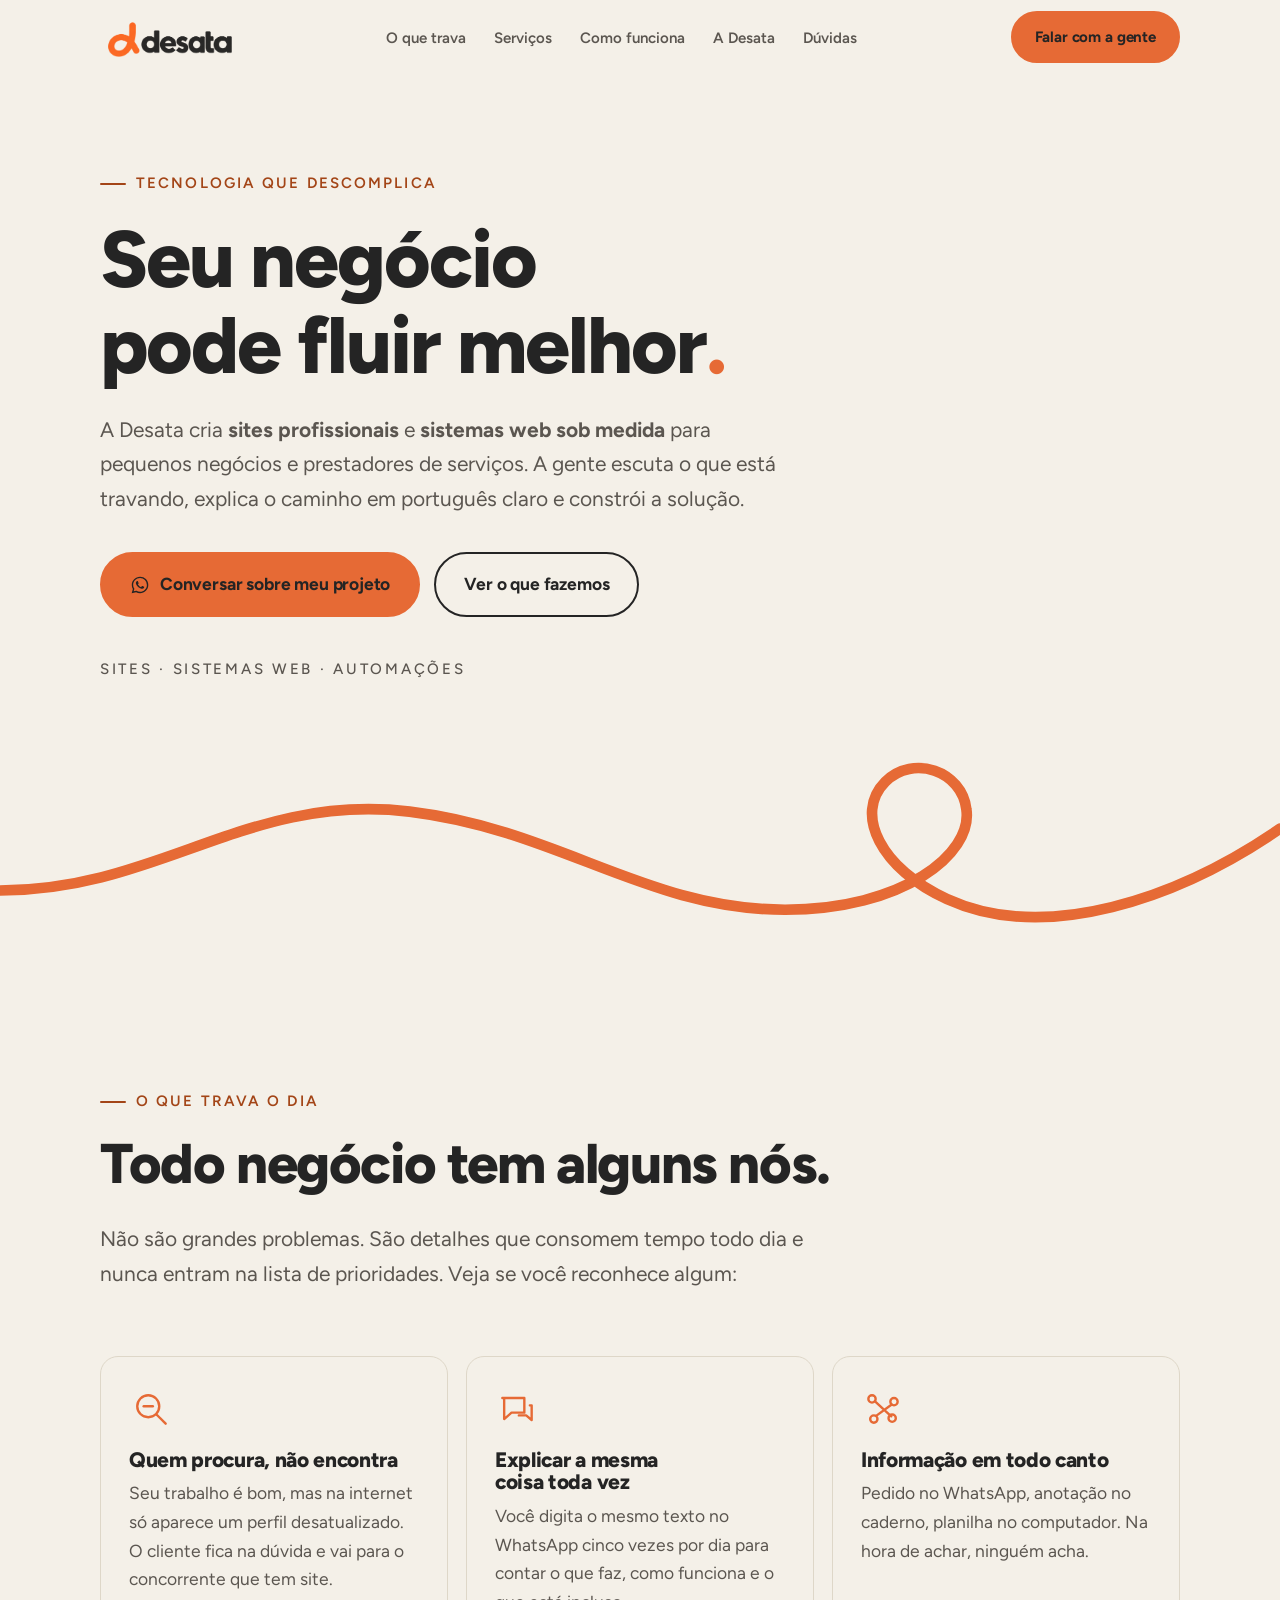
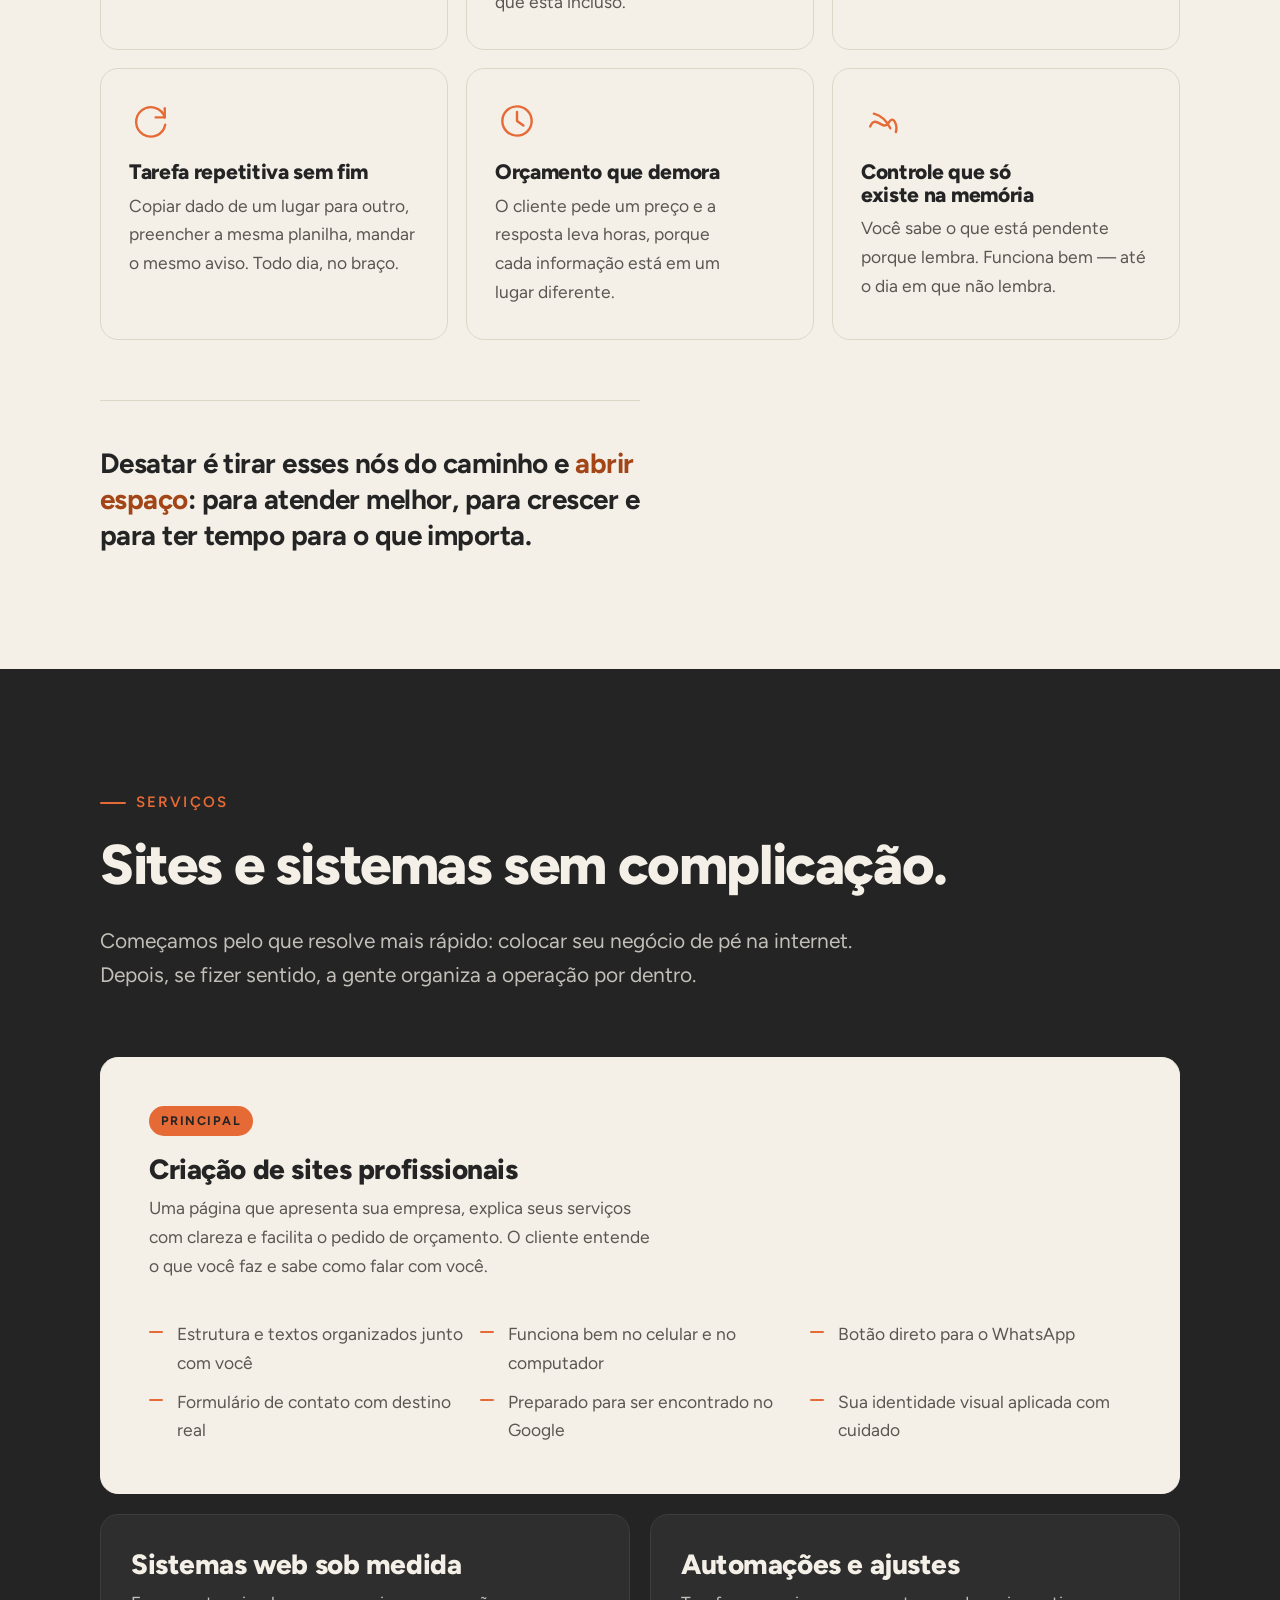
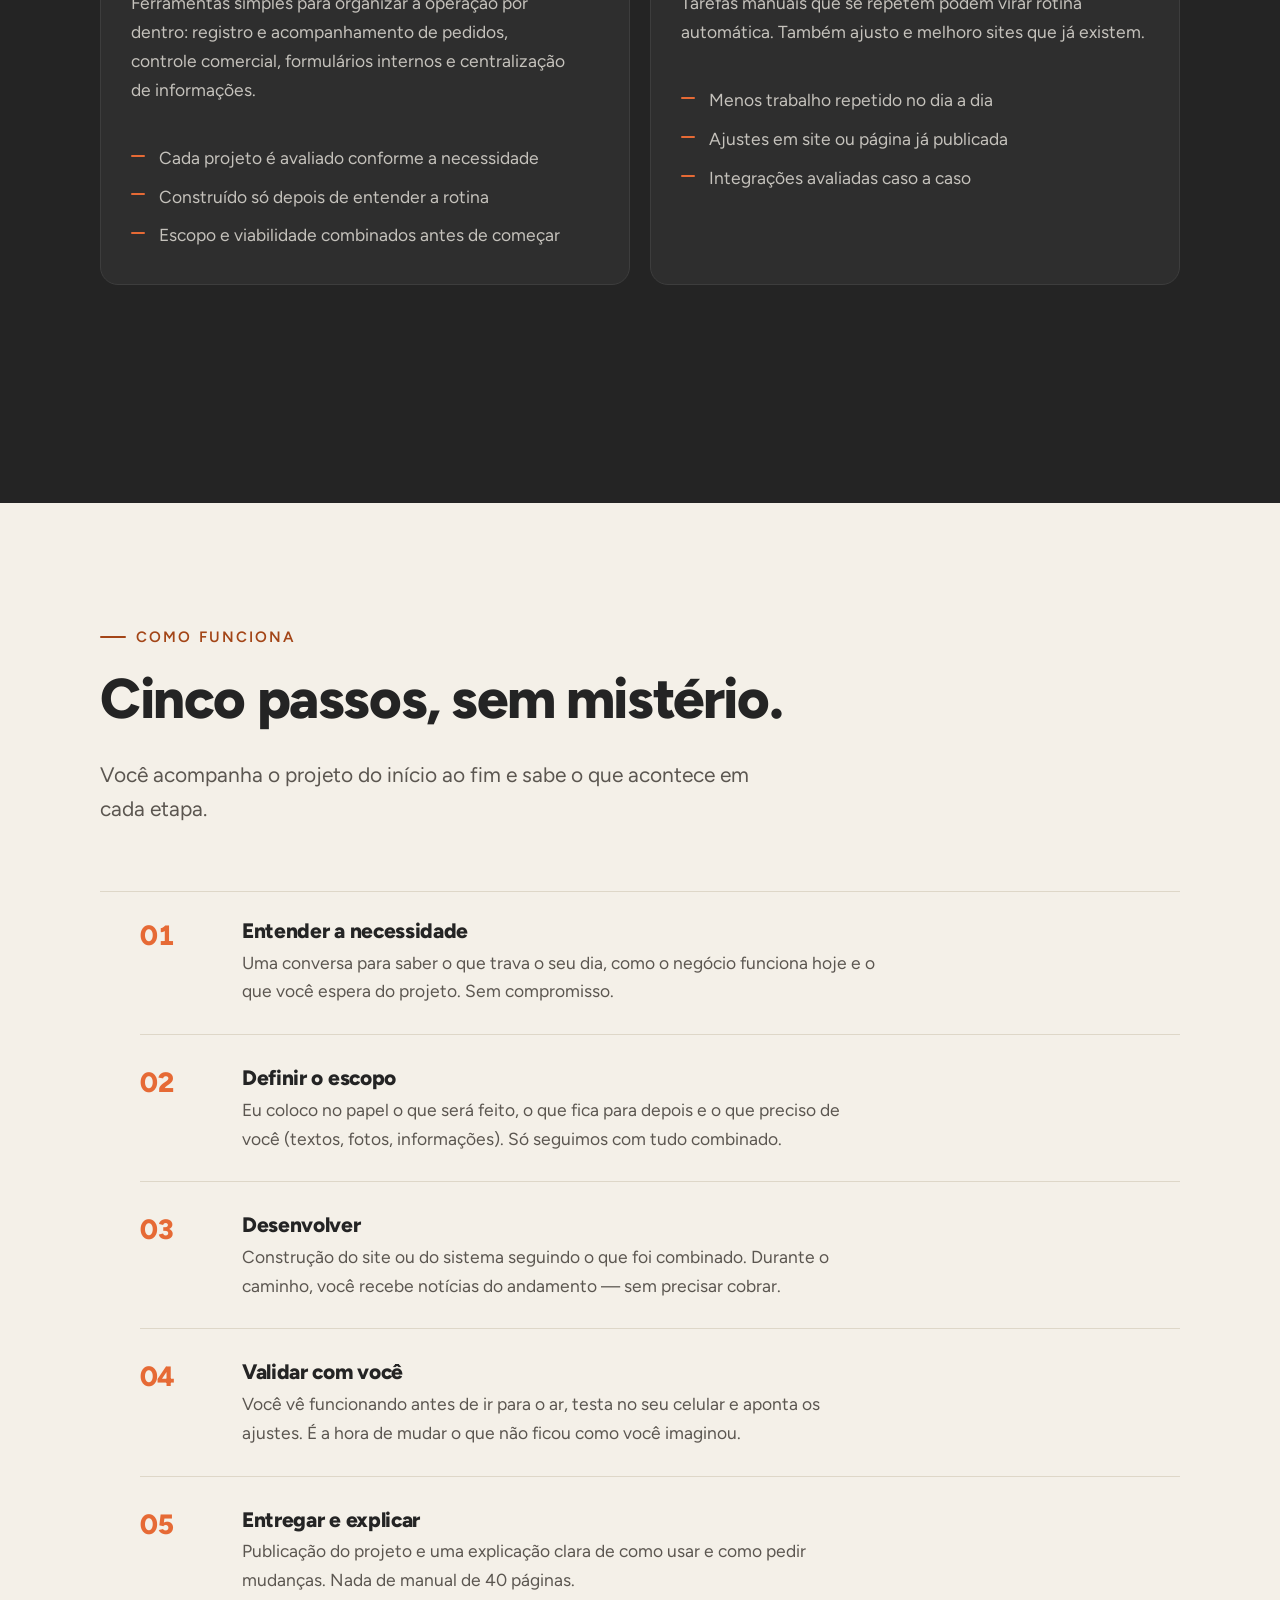
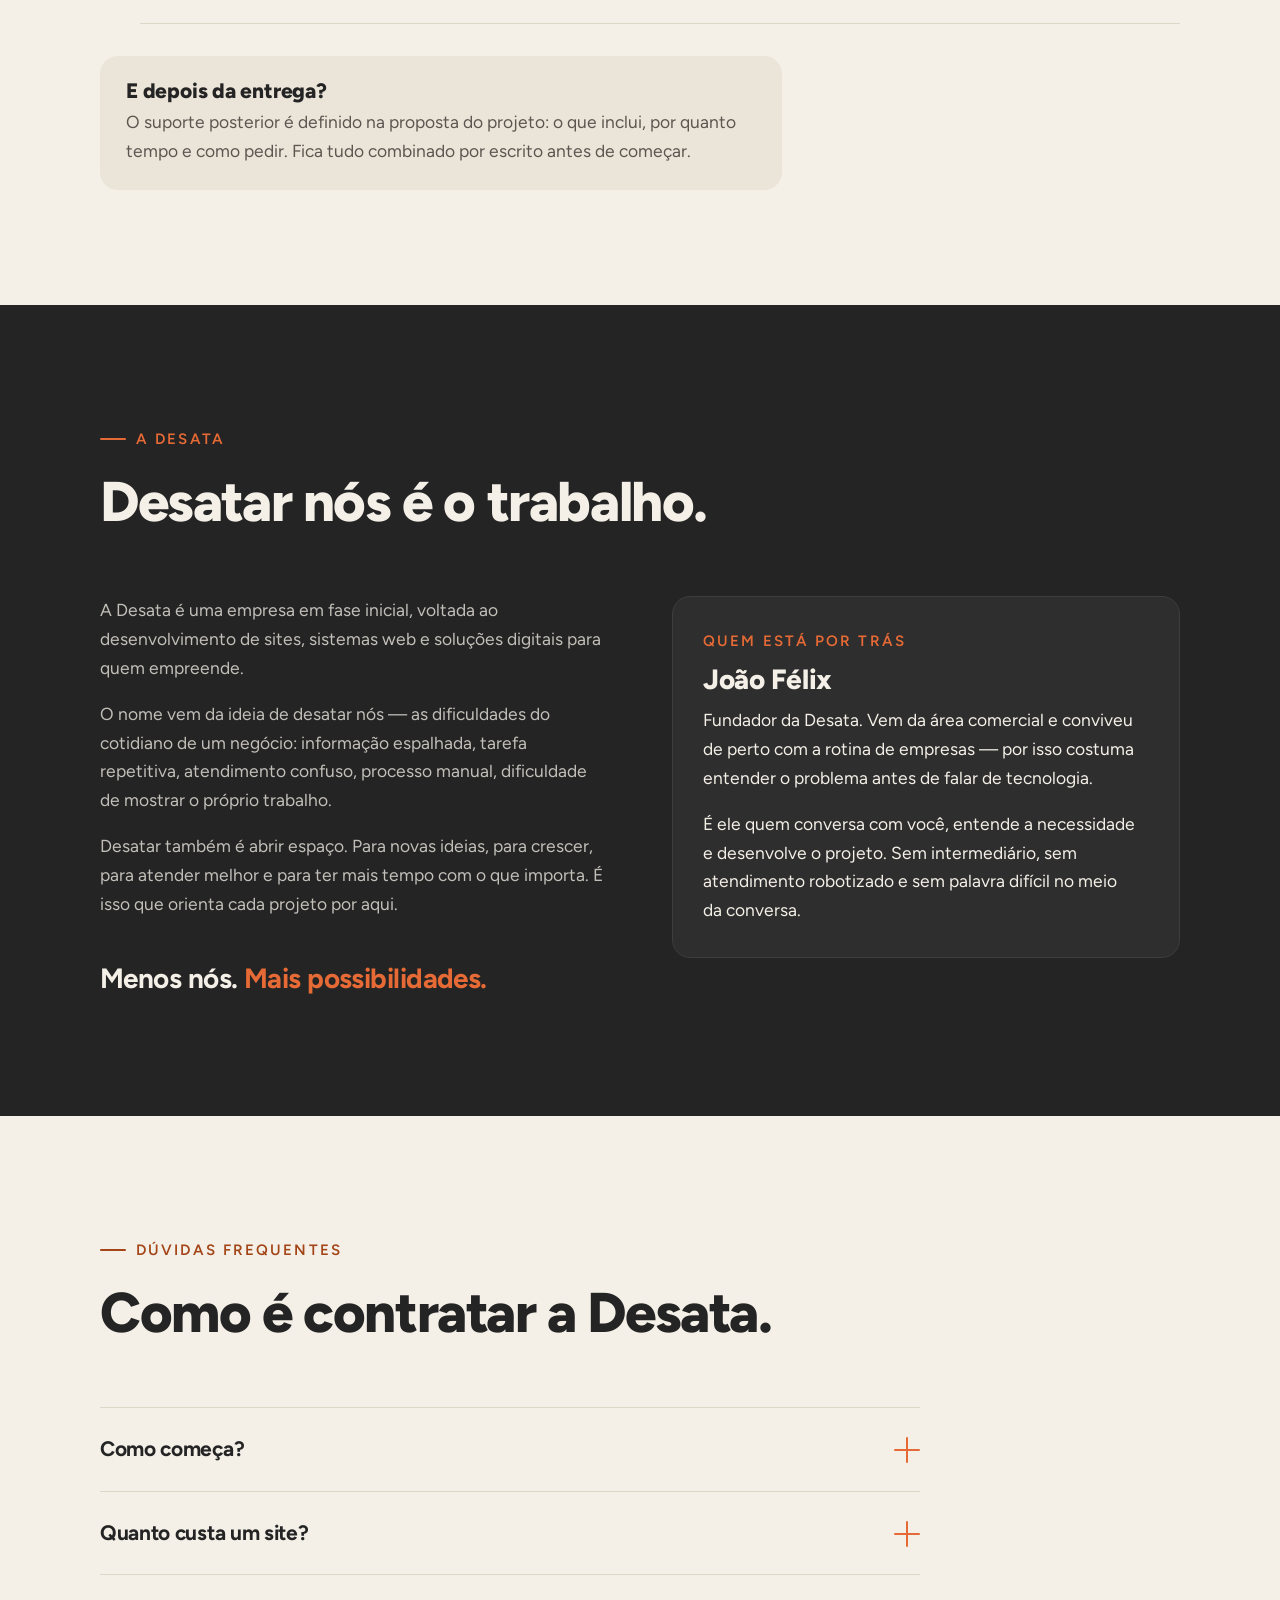
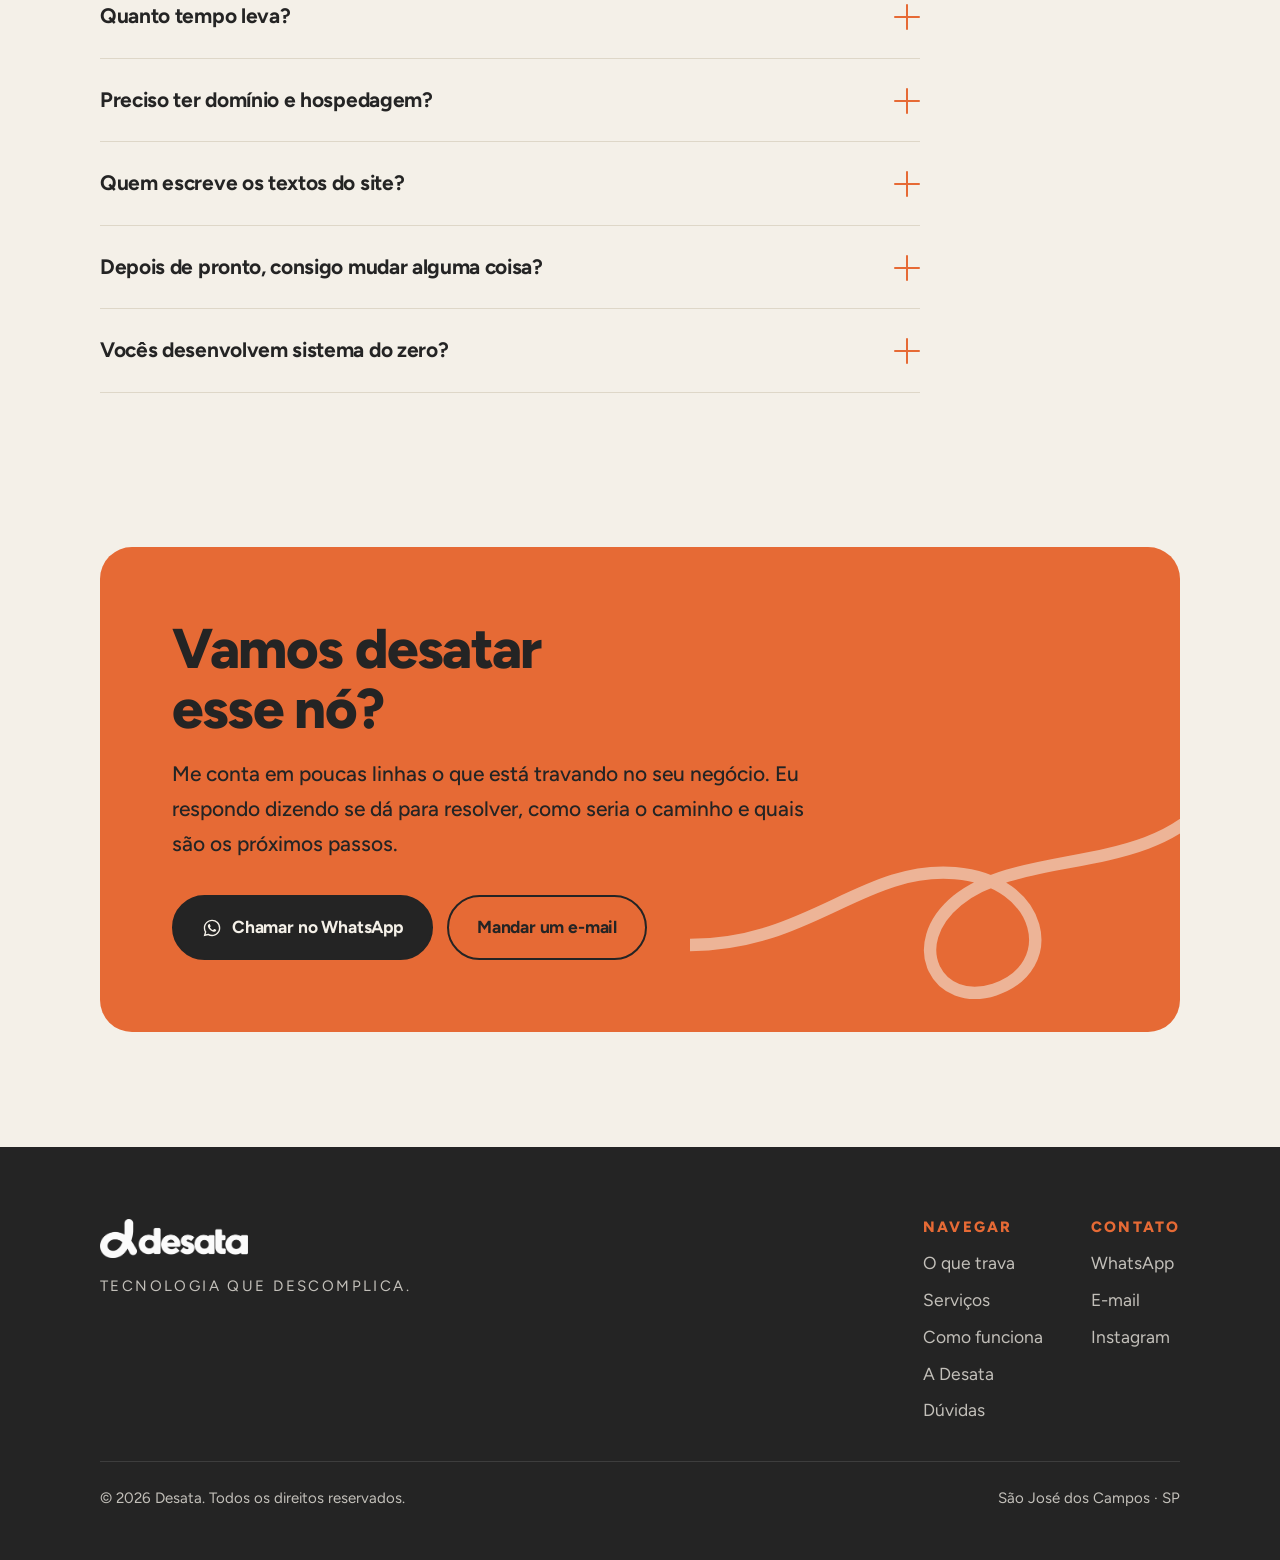
<file: index.html>
<!DOCTYPE html>
<html lang="pt-BR">
<head>
<meta charset="utf-8">
<meta name="viewport" content="width=device-width, initial-scale=1">
<title>Desata — Tecnologia que descomplica</title>
<meta name="description" content="A Desata cria sites profissionais e sistemas web sob medida para pequenos negócios e prestadores de serviços. Menos nós. Mais possibilidades.">
<meta name="theme-color" content="#F4F0E8">

<!-- Redes sociais. Ao trocar o endereço do site (domínio próprio, por
     exemplo), atualize og:url, og:image e o link canônico abaixo. -->
<link rel="canonical" href="https://desata.jvctrfelix.workers.dev/">
<meta property="og:type" content="website">
<meta property="og:url" content="https://desata.jvctrfelix.workers.dev/">
<meta property="og:title" content="Desata — Tecnologia que descomplica">
<meta property="og:description" content="Sites e sistemas sem complicação para pequenos negócios e prestadores de serviços.">
<meta property="og:image" content="https://desata.jvctrfelix.workers.dev/assets/img/desata-compartilhar.png">
<meta property="og:image:alt" content="Desata — Seu negócio pode fluir melhor.">
<meta property="og:locale" content="pt_BR">
<meta name="twitter:card" content="summary_large_image">

<link rel="icon" href="assets/img/icone-desata.png" type="image/png">
<link rel="apple-touch-icon" href="assets/img/apple-touch-icon.png">

<link rel="preload" href="assets/fonts/figtree-latin.woff2" as="font" type="font/woff2" crossorigin>
<link rel="stylesheet" href="assets/css/fontes.css">
<link rel="stylesheet" href="assets/css/estilo.css">
<script>document.documentElement.classList.add("js");</script>
</head>

<body>
<a class="pular-para-conteudo" href="#conteudo">Pular para o conteúdo</a>

<header class="cabecalho" id="cabecalho">
  <div class="container cabecalho__interno">
    <a class="logo" href="#topo" aria-label="Desata — página inicial">
      <img src="assets/img/logo-desata-colorido.png" alt="Desata" width="720" height="214">
    </a>

    <button class="menu-botao" type="button" id="menu-botao"
            aria-expanded="false" aria-controls="nav-principal" aria-label="Abrir menu">
      <span></span><span></span><span></span>
    </button>

    <nav class="nav" id="nav-principal" aria-label="Navegação principal">
      <ul class="nav__lista">
        <li><a href="#nos">O que trava</a></li>
        <li><a href="#servicos">Serviços</a></li>
        <li><a href="#processo">Como funciona</a></li>
        <li><a href="#sobre">A Desata</a></li>
        <li><a href="#duvidas">Dúvidas</a></li>
      </ul>
      <a class="btn btn--primario" href="#contato" data-contato="whatsapp">Falar com a gente</a>
    </nav>

    <a class="btn btn--primario btn--cabecalho" href="#contato" data-contato="whatsapp">Falar com a gente</a>
  </div>
</header>

<main id="conteudo">

  <!-- ============ 1. Abertura ============ -->
  <section class="secao hero" id="topo">
    <div class="container">
      <div class="hero__conteudo">
        <p class="olho">Tecnologia que descomplica</p>
        <h1>Seu negócio pode fluir melhor<span class="ponto">.</span></h1>
      </div>

      <p class="hero__texto">
        A Desata cria <strong>sites profissionais</strong> e <strong>sistemas web sob medida</strong>
        para pequenos negócios e prestadores de serviços. A gente escuta o que está travando,
        explica o caminho em português claro e constrói a solução.
      </p>

      <div class="grupo-botoes">
        <a class="btn btn--primario" href="#contato" data-contato="whatsapp">
          <svg class="icone" viewBox="0 0 24 24" fill="currentColor" aria-hidden="true"><path d="M12.04 2c-5.46 0-9.9 4.44-9.9 9.9 0 1.75.46 3.45 1.32 4.95L2 22l5.3-1.39a9.86 9.86 0 0 0 4.74 1.21h.01c5.46 0 9.9-4.44 9.9-9.9 0-2.65-1.03-5.14-2.9-7.01A9.82 9.82 0 0 0 12.04 2Zm0 18.13h-.01a8.2 8.2 0 0 1-4.18-1.15l-.3-.18-3.11.82.83-3.03-.2-.31a8.17 8.17 0 0 1-1.26-4.38c0-4.54 3.7-8.23 8.24-8.23 2.2 0 4.27.86 5.82 2.42a8.18 8.18 0 0 1 2.41 5.82c0 4.54-3.69 8.22-8.24 8.22Zm4.52-6.16c-.25-.12-1.47-.72-1.69-.81-.23-.08-.39-.12-.56.13-.16.24-.64.8-.78.97-.15.16-.29.18-.53.06-.25-.12-1.05-.39-1.99-1.23-.74-.66-1.23-1.47-1.38-1.71-.14-.25-.01-.38.11-.5.11-.11.25-.29.37-.43.13-.15.17-.25.25-.41.08-.17.04-.31-.02-.43-.06-.12-.56-1.34-.76-1.84-.2-.48-.4-.42-.56-.43h-.48c-.16 0-.43.06-.65.31-.22.24-.86.84-.86 2.05s.88 2.38 1 2.54c.12.16 1.73 2.65 4.2 3.72.59.25 1.04.4 1.4.52.59.19 1.12.16 1.55.1.47-.07 1.47-.6 1.67-1.18.21-.58.21-1.07.15-1.18-.06-.11-.22-.17-.47-.29Z"/></svg>
          Conversar sobre meu projeto
        </a>
        <a class="btn btn--secundario" href="#servicos">Ver o que fazemos</a>
      </div>

      <p class="hero__assinatura">Sites · Sistemas web · Automações</p>
    </div>

    <div class="hero__laco" aria-hidden="true">
      <svg viewBox="0 0 1200 230" class="laco-animado" preserveAspectRatio="xMidYMid meet" role="presentation">
        <path class="laco-traco" d="M0 158 C 150 158, 232 66, 384 84 C 524 101, 606 176, 736 176 C 846 176, 912 124, 906 82 C 902 46, 856 30, 830 56 C 800 86, 826 138, 888 166 C 980 208, 1104 166, 1200 100"/>
      </svg>
    </div>
  </section>

  <!-- ============ 2. Situações do cotidiano ============ -->
  <section class="secao" id="nos" aria-labelledby="titulo-nos">
    <div class="container">
      <div class="cabecalho-secao revelar">
        <p class="olho">O que trava o dia</p>
        <h2 id="titulo-nos">Todo negócio tem alguns nós.</h2>
        <p class="intro-secao">
          Não são grandes problemas. São detalhes que consomem tempo todo dia
          e nunca entram na lista de prioridades. Veja se você reconhece algum:
        </p>
      </div>

      <ul class="nos-grid">
        <li class="no-card revelar">
          <svg class="no-card__icone" viewBox="0 0 48 48" fill="none" stroke="currentColor" stroke-width="2.6" stroke-linecap="round" stroke-linejoin="round" aria-hidden="true">
            <circle cx="21" cy="21" r="12"/><path d="M30 30l10 10"/><path d="M16 21h10"/>
          </svg>
          <h3>Quem procura, não encontra</h3>
          <p>Seu trabalho é bom, mas na internet só aparece um perfil desatualizado. O cliente fica na dúvida e vai para o concorrente que tem site.</p>
        </li>

        <li class="no-card revelar">
          <svg class="no-card__icone" viewBox="0 0 48 48" fill="none" stroke="currentColor" stroke-width="2.6" stroke-linecap="round" stroke-linejoin="round" aria-hidden="true">
            <path d="M8 12h24v16H18l-8 7V12z"/><path d="M38 20h2v16l-6-5h-8"/>
          </svg>
          <h3>Explicar a mesma coisa toda vez</h3>
          <p>Você digita o mesmo texto no WhatsApp cinco vezes por dia para contar o que faz, como funciona e o que está incluso.</p>
        </li>

        <li class="no-card revelar">
          <svg class="no-card__icone" viewBox="0 0 48 48" fill="none" stroke="currentColor" stroke-width="2.6" stroke-linecap="round" stroke-linejoin="round" aria-hidden="true">
            <circle cx="12" cy="13" r="4"/><circle cx="36" cy="16" r="4"/><circle cx="14" cy="35" r="4"/><circle cx="34" cy="34" r="4"/>
            <path d="M15 15.5 33 32M33.5 19 16.5 31.5"/>
          </svg>
          <h3>Informação em todo canto</h3>
          <p>Pedido no WhatsApp, anotação no caderno, planilha no computador. Na hora de achar, ninguém acha.</p>
        </li>

        <li class="no-card revelar">
          <svg class="no-card__icone" viewBox="0 0 48 48" fill="none" stroke="currentColor" stroke-width="2.6" stroke-linecap="round" stroke-linejoin="round" aria-hidden="true">
            <path d="M39 20a16 16 0 1 0 .5 8"/><path d="M39 10v10H29"/>
          </svg>
          <h3>Tarefa repetitiva sem fim</h3>
          <p>Copiar dado de um lugar para outro, preencher a mesma planilha, mandar o mesmo aviso. Todo dia, no braço.</p>
        </li>

        <li class="no-card revelar">
          <svg class="no-card__icone" viewBox="0 0 48 48" fill="none" stroke="currentColor" stroke-width="2.6" stroke-linecap="round" stroke-linejoin="round" aria-hidden="true">
            <circle cx="24" cy="24" r="16"/><path d="M24 14v10l7 5"/>
          </svg>
          <h3>Orçamento que demora</h3>
          <p>O cliente pede um preço e a resposta leva horas, porque cada informação está em um lugar diferente.</p>
        </li>

        <li class="no-card revelar">
          <svg class="no-card__icone" viewBox="0 0 48 48" fill="none" stroke="currentColor" stroke-width="2.6" stroke-linecap="round" stroke-linejoin="round" aria-hidden="true">
            <path d="M10 30c6-14 14 6 20-4s10 4 8 10"/><path d="M14 16c8 2 14 8 18 16"/>
          </svg>
          <h3>Controle que só existe na memória</h3>
          <p>Você sabe o que está pendente porque lembra. Funciona bem — até o dia em que não lembra.</p>
        </li>
      </ul>

      <p class="nos-fecho revelar">
        Desatar é tirar esses nós do caminho e <em>abrir espaço</em>: para atender melhor,
        para crescer e para ter tempo para o que importa.
      </p>
    </div>
  </section>

  <!-- ============ 3. Serviços ============ -->
  <section class="secao secao--escura" id="servicos" aria-labelledby="titulo-servicos">
    <div class="container">
      <div class="cabecalho-secao revelar">
        <p class="olho">Serviços</p>
        <h2 id="titulo-servicos">Sites e sistemas sem complicação.</h2>
        <p class="intro-secao">
          Começamos pelo que resolve mais rápido: colocar seu negócio de pé na internet.
          Depois, se fizer sentido, a gente organiza a operação por dentro.
        </p>
      </div>

      <div class="servicos-grid">
        <article class="servico servico--destaque revelar">
          <span class="servico__tag">Principal</span>
          <h3>Criação de sites profissionais</h3>
          <p>
            Uma página que apresenta sua empresa, explica seus serviços com clareza
            e facilita o pedido de orçamento. O cliente entende o que você faz e
            sabe como falar com você.
          </p>
          <ul class="servico__lista">
            <li>Estrutura e textos organizados junto com você</li>
            <li>Funciona bem no celular e no computador</li>
            <li>Botão direto para o WhatsApp</li>
            <li>Formulário de contato com destino real</li>
            <li>Preparado para ser encontrado no Google</li>
            <li>Sua identidade visual aplicada com cuidado</li>
          </ul>
        </article>

        <article class="servico revelar">
          <h3>Sistemas web sob medida</h3>
          <p>
            Ferramentas simples para organizar a operação por dentro: registro e
            acompanhamento de pedidos, controle comercial, formulários internos e
            centralização de informações.
          </p>
          <ul class="servico__lista">
            <li>Cada projeto é avaliado conforme a necessidade</li>
            <li>Construído só depois de entender a rotina</li>
            <li>Escopo e viabilidade combinados antes de começar</li>
          </ul>
        </article>

        <article class="servico revelar">
          <h3>Automações e ajustes</h3>
          <p>
            Tarefas manuais que se repetem podem virar rotina automática. Também
            ajusto e melhoro sites que já existem.
          </p>
          <ul class="servico__lista">
            <li>Menos trabalho repetido no dia a dia</li>
            <li>Ajustes em site ou página já publicada</li>
            <li>Integrações avaliadas caso a caso</li>
          </ul>
        </article>
      </div>

      <p class="nota-honesta revelar">
        A Desata está começando e trabalha sob medida: não vendemos um produto
        pronto nem plano de assinatura. Cada projeto é avaliado conforme a
        necessidade e a viabilidade de entrega — e, se não for o melhor caminho
        para você, a gente diz.
      </p>
    </div>
  </section>

  <!-- ============ 4. Processo ============ -->
  <section class="secao" id="processo" aria-labelledby="titulo-processo">
    <div class="container">
      <div class="cabecalho-secao revelar">
        <p class="olho">Como funciona</p>
        <h2 id="titulo-processo">Cinco passos, sem mistério.</h2>
        <p class="intro-secao">
          Você acompanha o projeto do início ao fim e sabe o que acontece em cada etapa.
        </p>
      </div>

      <ol class="processo-lista">
        <li class="passo revelar">
          <span class="passo__numero" aria-hidden="true">01</span>
          <div>
            <h3>Entender a necessidade</h3>
            <p>Uma conversa para saber o que trava o seu dia, como o negócio funciona hoje e o que você espera do projeto. Sem compromisso.</p>
          </div>
        </li>
        <li class="passo revelar">
          <span class="passo__numero" aria-hidden="true">02</span>
          <div>
            <h3>Definir o escopo</h3>
            <p>Eu coloco no papel o que será feito, o que fica para depois e o que preciso de você (textos, fotos, informações). Só seguimos com tudo combinado.</p>
          </div>
        </li>
        <li class="passo revelar">
          <span class="passo__numero" aria-hidden="true">03</span>
          <div>
            <h3>Desenvolver</h3>
            <p>Construção do site ou do sistema seguindo o que foi combinado. Durante o caminho, você recebe notícias do andamento — sem precisar cobrar.</p>
          </div>
        </li>
        <li class="passo revelar">
          <span class="passo__numero" aria-hidden="true">04</span>
          <div>
            <h3>Validar com você</h3>
            <p>Você vê funcionando antes de ir para o ar, testa no seu celular e aponta os ajustes. É a hora de mudar o que não ficou como você imaginou.</p>
          </div>
        </li>
        <li class="passo revelar">
          <span class="passo__numero" aria-hidden="true">05</span>
          <div>
            <h3>Entregar e explicar</h3>
            <p>Publicação do projeto e uma explicação clara de como usar e como pedir mudanças. Nada de manual de 40 páginas.</p>
          </div>
        </li>
      </ol>

      <div class="processo-nota revelar">
        <h4>E depois da entrega?</h4>
        <p>
          O suporte posterior é definido na proposta do projeto: o que inclui,
          por quanto tempo e como pedir. Fica tudo combinado por escrito antes de começar.
        </p>
      </div>
    </div>
  </section>

  <!-- ============ 5. Sobre ============ -->
  <section class="secao secao--escura" id="sobre" aria-labelledby="titulo-sobre">
    <div class="container">
      <div class="cabecalho-secao revelar">
        <p class="olho">A Desata</p>
        <h2 id="titulo-sobre">Desatar nós é o trabalho.</h2>
      </div>

      <div class="sobre-grid">
        <div class="sobre-bloco revelar">
          <p>
            A Desata é uma empresa em fase inicial, voltada ao desenvolvimento de
            sites, sistemas web e soluções digitais para quem empreende.
          </p>
          <p>
            O nome vem da ideia de desatar nós — as dificuldades do cotidiano de
            um negócio: informação espalhada, tarefa repetitiva, atendimento confuso,
            processo manual, dificuldade de mostrar o próprio trabalho.
          </p>
          <p>
            Desatar também é abrir espaço. Para novas ideias, para crescer, para
            atender melhor e para ter mais tempo com o que importa. É isso que
            orienta cada projeto por aqui.
          </p>
          <ul class="sobre-frases">
            <li>Menos nós. <span>Mais possibilidades.</span></li>
          </ul>
        </div>

        <div class="cartao-fundador revelar">
          <p class="rotulo">Quem está por trás</p>
          <h3>João Félix</h3>
          <p>
            Fundador da Desata. Vem da área comercial e conviveu de perto com a
            rotina de empresas — por isso costuma entender o problema antes de
            falar de tecnologia.
          </p>
          <p style="margin-top:1em">
            É ele quem conversa com você, entende a necessidade e desenvolve o
            projeto. Sem intermediário, sem atendimento robotizado e sem palavra
            difícil no meio da conversa.
          </p>
        </div>
      </div>
    </div>
  </section>

  <!-- ============ 6. Dúvidas ============ -->
  <section class="secao" id="duvidas" aria-labelledby="titulo-duvidas">
    <div class="container">
      <div class="cabecalho-secao revelar">
        <p class="olho">Dúvidas frequentes</p>
        <h2 id="titulo-duvidas">Como é contratar a Desata.</h2>
      </div>

      <div class="faq-lista">
        <details class="faq-item">
          <summary>Como começa?<span class="mais" aria-hidden="true"></span></summary>
          <div class="faq-item__resposta">
            <p>Você chama no WhatsApp e conta, em poucas linhas, o que está travando.
            A partir daí marcamos uma conversa para entender melhor. Se fizer sentido,
            eu envio uma proposta com escopo, prazo e valor. Essa primeira conversa
            não tem custo nem compromisso.</p>
          </div>
        </details>

        <details class="faq-item">
          <summary>Quanto custa um site?<span class="mais" aria-hidden="true"></span></summary>
          <div class="faq-item__resposta">
            <p>Depende do tamanho do projeto: quantidade de seções, funcionalidades
            e o que precisa ser criado do zero. Por isso não publico tabela de preços —
            primeiro entendo o que você precisa e depois envio uma proposta com o
            valor fechado, sem surpresa no meio do caminho.</p>
          </div>
        </details>

        <details class="faq-item">
          <summary>Quanto tempo leva?<span class="mais" aria-hidden="true"></span></summary>
          <div class="faq-item__resposta">
            <p>Também depende do escopo. O prazo é definido junto com a proposta,
            depois que sabemos o tamanho do projeto — e uma parte dele depende do
            envio dos seus materiais (textos, fotos, informações do negócio).</p>
          </div>
        </details>

        <details class="faq-item">
          <summary>Preciso ter domínio e hospedagem?<span class="mais" aria-hidden="true"></span></summary>
          <div class="faq-item__resposta">
            <p>Se você já tem, usamos o que existe. Se não tem, eu explico as opções
            e o que cada uma envolve. A contratação fica no seu nome: o domínio e o
            site são da sua empresa, não minha.</p>
          </div>
        </details>

        <details class="faq-item">
          <summary>Quem escreve os textos do site?<span class="mais" aria-hidden="true"></span></summary>
          <div class="faq-item__resposta">
            <p>Eu organizo e ajusto os textos a partir das informações que você passar
            na conversa. Você não precisa chegar com tudo pronto — precisa saber
            explicar o que faz. Fotos e materiais da empresa ajudam bastante.</p>
          </div>
        </details>

        <details class="faq-item">
          <summary>Depois de pronto, consigo mudar alguma coisa?<span class="mais" aria-hidden="true"></span></summary>
          <div class="faq-item__resposta">
            <p>Sim. O que você mesmo pode alterar e o que depende de mim fica definido
            na proposta, junto com a forma de pedir mudanças. Nada de ficar refém de
            um sistema que só eu entendo.</p>
          </div>
        </details>

        <details class="faq-item">
          <summary>Vocês desenvolvem sistema do zero?<span class="mais" aria-hidden="true"></span></summary>
          <div class="faq-item__resposta">
            <p>Sim, quando faz sentido. Cada pedido é avaliado conforme a necessidade
            e a viabilidade de entrega. Às vezes a melhor solução é bem mais simples
            do que um sistema inteiro — e nesse caso eu falo isso antes de você gastar.</p>
          </div>
        </details>
      </div>
    </div>
  </section>

  <!-- ============ 7. Contato ============ -->
  <section class="secao contato" id="contato" aria-labelledby="titulo-contato">
    <div class="container">
      <div class="contato__caixa revelar">
        <h2 id="titulo-contato">Vamos desatar esse nó?</h2>
        <p>
          Me conta em poucas linhas o que está travando no seu negócio. Eu respondo
          dizendo se dá para resolver, como seria o caminho e quais são os próximos passos.
        </p>

        <div class="grupo-botoes">
          <a class="btn btn--primario" href="#contato" data-contato="whatsapp">
            <svg class="icone" viewBox="0 0 24 24" fill="currentColor" aria-hidden="true"><path d="M12.04 2c-5.46 0-9.9 4.44-9.9 9.9 0 1.75.46 3.45 1.32 4.95L2 22l5.3-1.39a9.86 9.86 0 0 0 4.74 1.21h.01c5.46 0 9.9-4.44 9.9-9.9 0-2.65-1.03-5.14-2.9-7.01A9.82 9.82 0 0 0 12.04 2Zm0 18.13h-.01a8.2 8.2 0 0 1-4.18-1.15l-.3-.18-3.11.82.83-3.03-.2-.31a8.17 8.17 0 0 1-1.26-4.38c0-4.54 3.7-8.23 8.24-8.23 2.2 0 4.27.86 5.82 2.42a8.18 8.18 0 0 1 2.41 5.82c0 4.54-3.69 8.22-8.24 8.22Zm4.52-6.16c-.25-.12-1.47-.72-1.69-.81-.23-.08-.39-.12-.56.13-.16.24-.64.8-.78.97-.15.16-.29.18-.53.06-.25-.12-1.05-.39-1.99-1.23-.74-.66-1.23-1.47-1.38-1.71-.14-.25-.01-.38.11-.5.11-.11.25-.29.37-.43.13-.15.17-.25.25-.41.08-.17.04-.31-.02-.43-.06-.12-.56-1.34-.76-1.84-.2-.48-.4-.42-.56-.43h-.48c-.16 0-.43.06-.65.31-.22.24-.86.84-.86 2.05s.88 2.38 1 2.54c.12.16 1.73 2.65 4.2 3.72.59.25 1.04.4 1.4.52.59.19 1.12.16 1.55.1.47-.07 1.47-.6 1.67-1.18.21-.58.21-1.07.15-1.18-.06-.11-.22-.17-.47-.29Z"/></svg>
            Chamar no WhatsApp
          </a>
          <a class="btn btn--secundario" href="#contato" data-contato="email" hidden>Mandar um e-mail</a>
        </div>

        <div class="aviso-config" id="aviso-config" hidden>
          <strong>Aviso de configuração (some quando os dados forem preenchidos)</strong>
          <p style="margin:6px 0 0">
            Faltam dados de contato em <code>assets/js/config.js</code>. Enquanto isso,
            os botões acima não abrem conversa nenhuma:
          </p>
          <ul id="aviso-config-lista"></ul>
        </div>

        <div class="contato__laco" aria-hidden="true">
          <svg viewBox="0 0 420 300" role="presentation">
            <path class="laco-traco" d="M0 214 C 96 214, 140 150, 214 156 C 286 162, 300 232, 246 250 C 200 265, 172 214, 216 178 C 268 136, 372 158, 420 96"/>
          </svg>
        </div>
      </div>
    </div>
  </section>

</main>

<footer class="rodape">
  <div class="container">
    <div class="rodape__topo">
      <div class="rodape__marca">
        <img src="assets/img/logo-desata-branco.png" alt="Desata" width="720" height="191">
        <p>Tecnologia que descomplica.</p>
      </div>

      <div class="rodape__cols">
        <div>
          <h4>Navegar</h4>
          <ul>
            <li><a href="#nos">O que trava</a></li>
            <li><a href="#servicos">Serviços</a></li>
            <li><a href="#processo">Como funciona</a></li>
            <li><a href="#sobre">A Desata</a></li>
            <li><a href="#duvidas">Dúvidas</a></li>
          </ul>
        </div>
        <div>
          <h4>Contato</h4>
          <ul>
            <li><a href="#contato" data-contato="whatsapp">WhatsApp</a></li>
            <li data-contato-item="email" hidden><a href="#contato" data-contato="email">E-mail</a></li>
            <li data-contato-item="instagram" hidden><a href="#contato" data-contato="instagram">Instagram</a></li>
          </ul>
        </div>
      </div>
    </div>

    <div class="rodape__base">
      <p>&copy; <span id="ano">2026</span> Desata. Todos os direitos reservados.</p>
      <p data-contato-item="local" hidden><span id="local-texto"></span></p>
    </div>
  </div>
</footer>

<script src="assets/js/config.js"></script>
<script src="assets/js/main.js"></script>
</body>
</html>
</file>
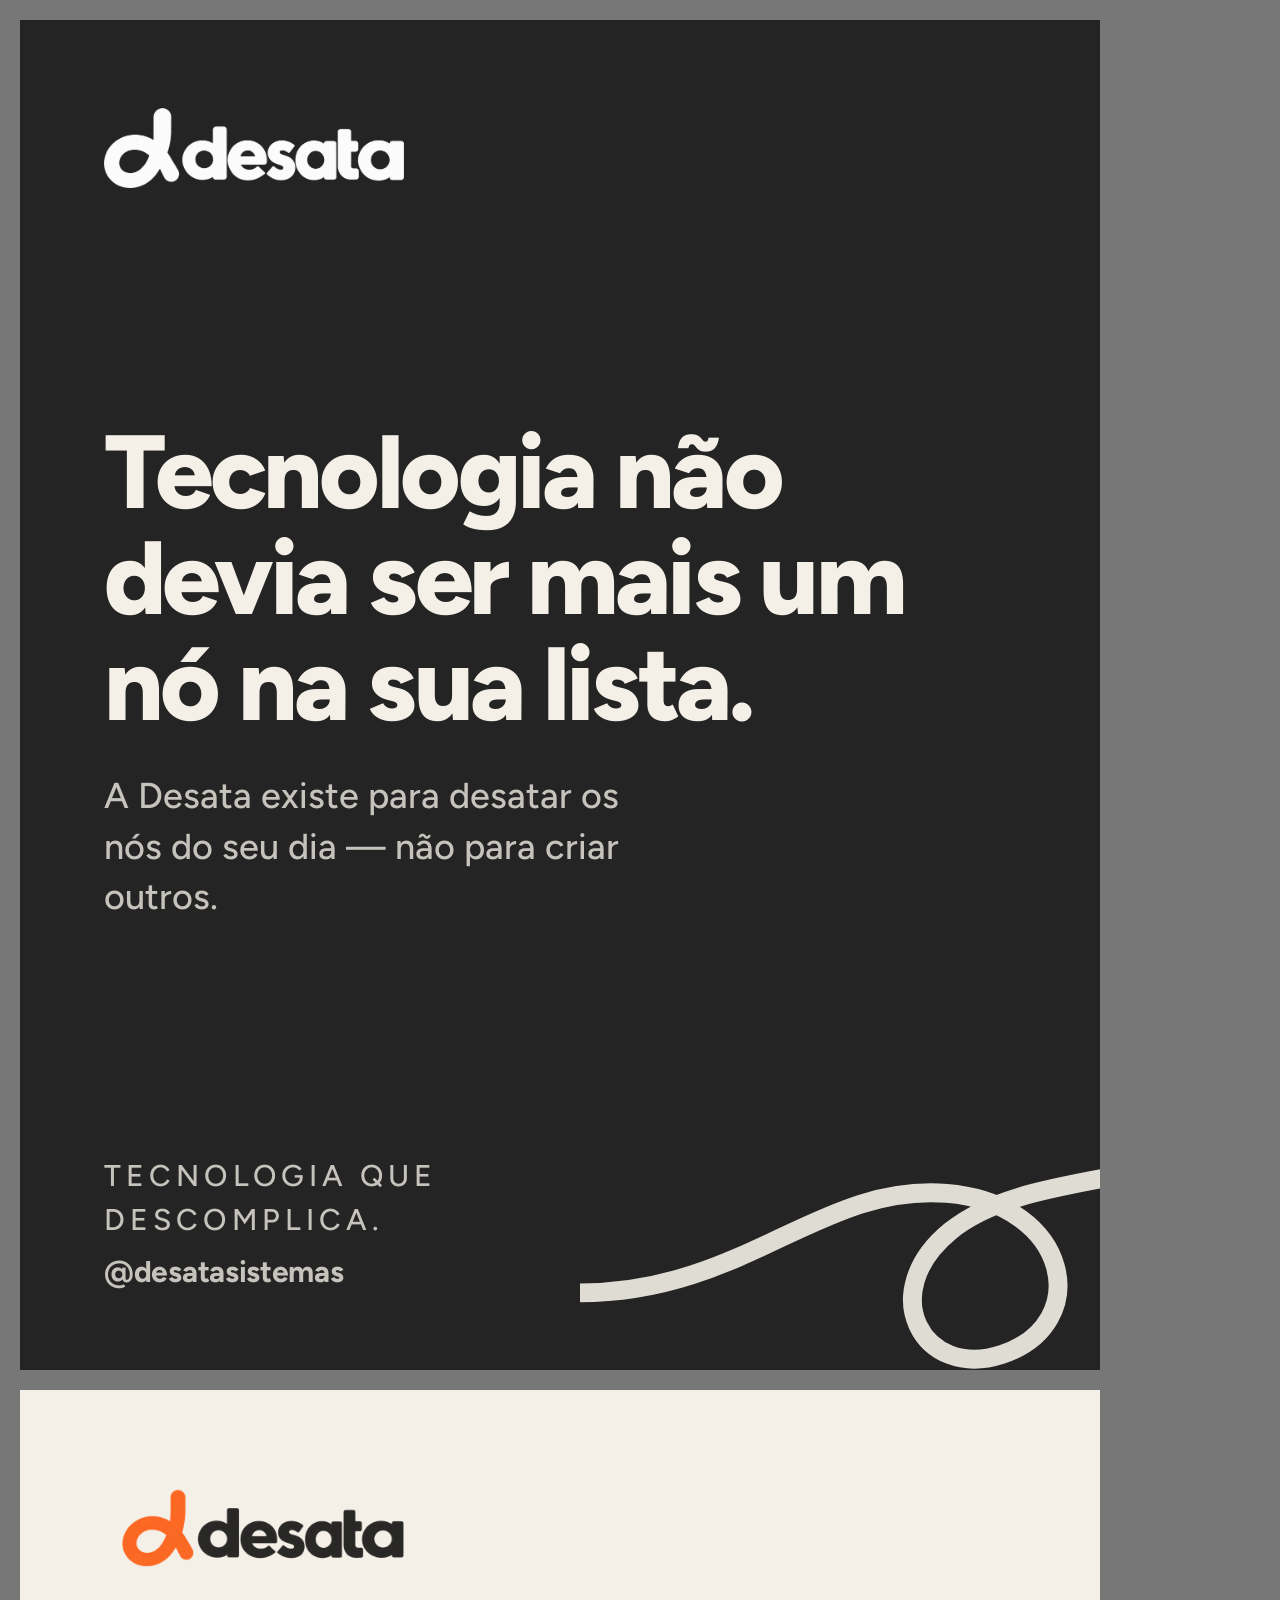
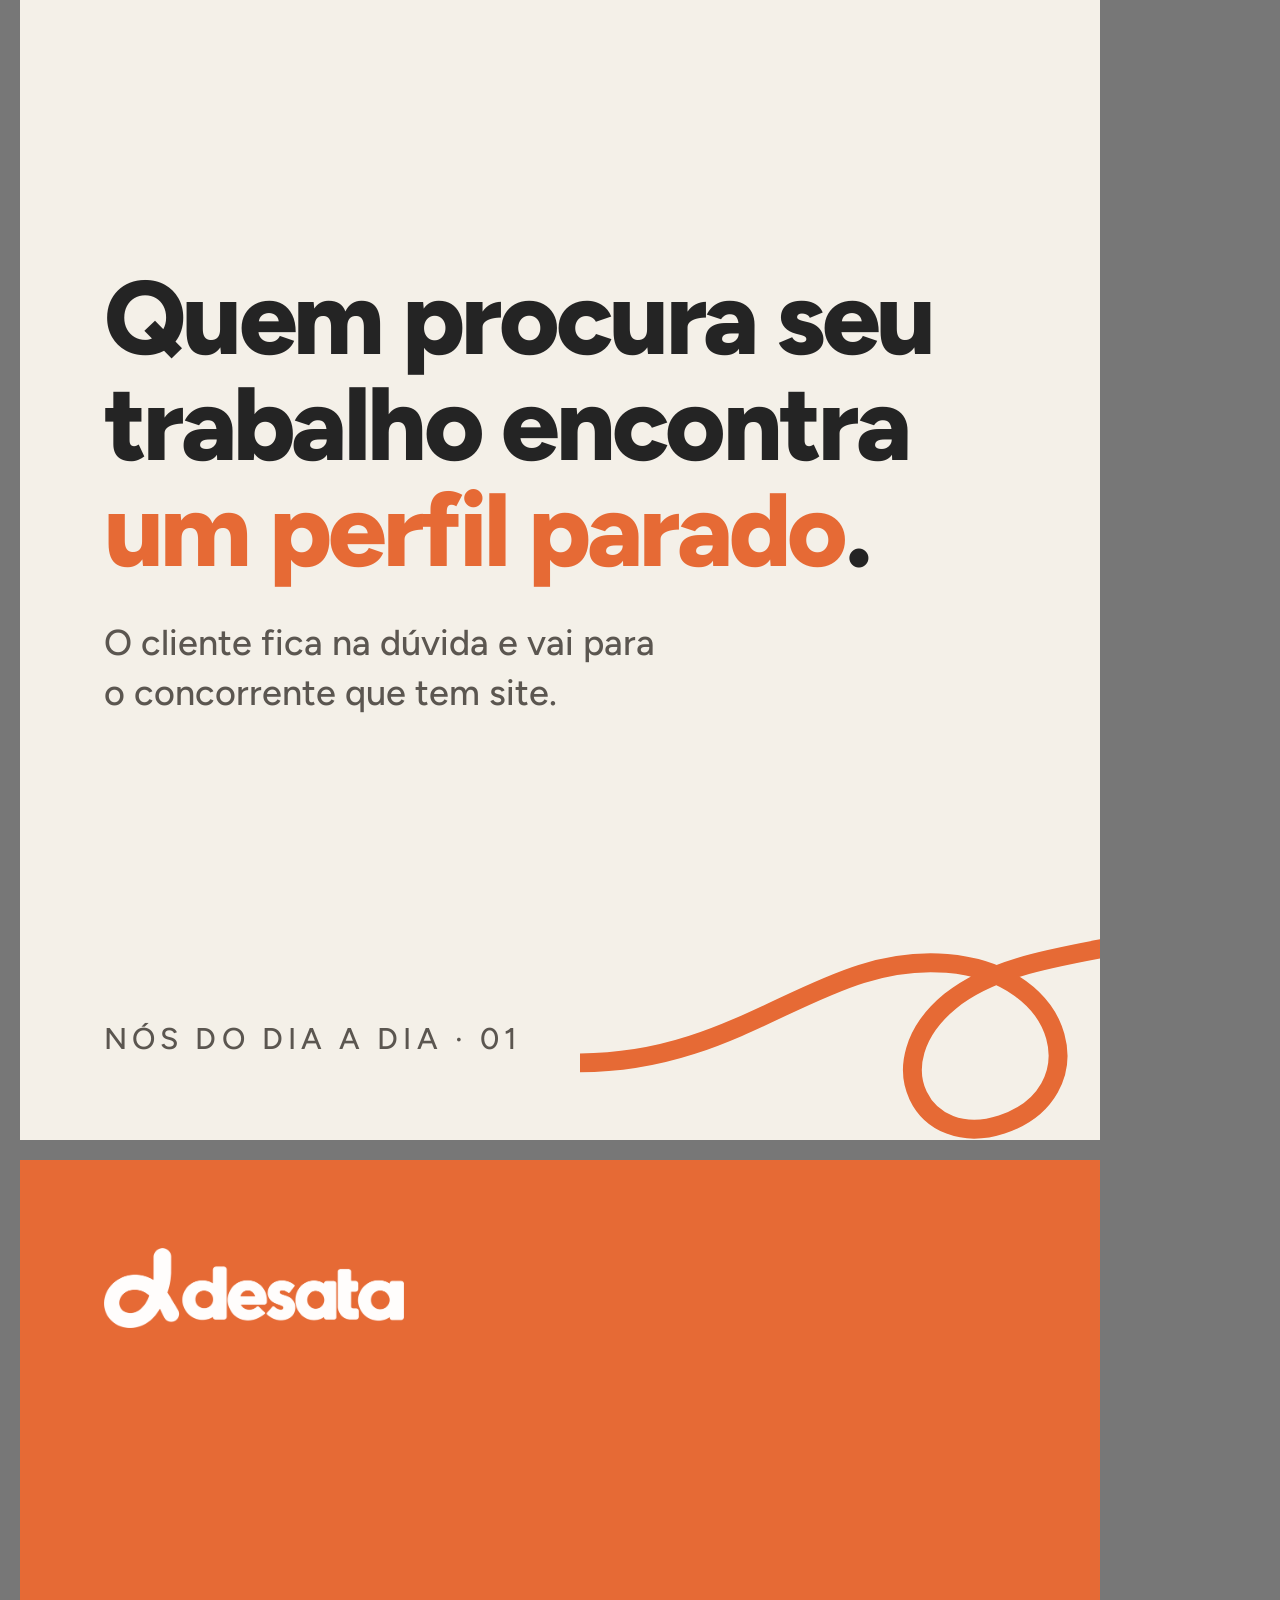
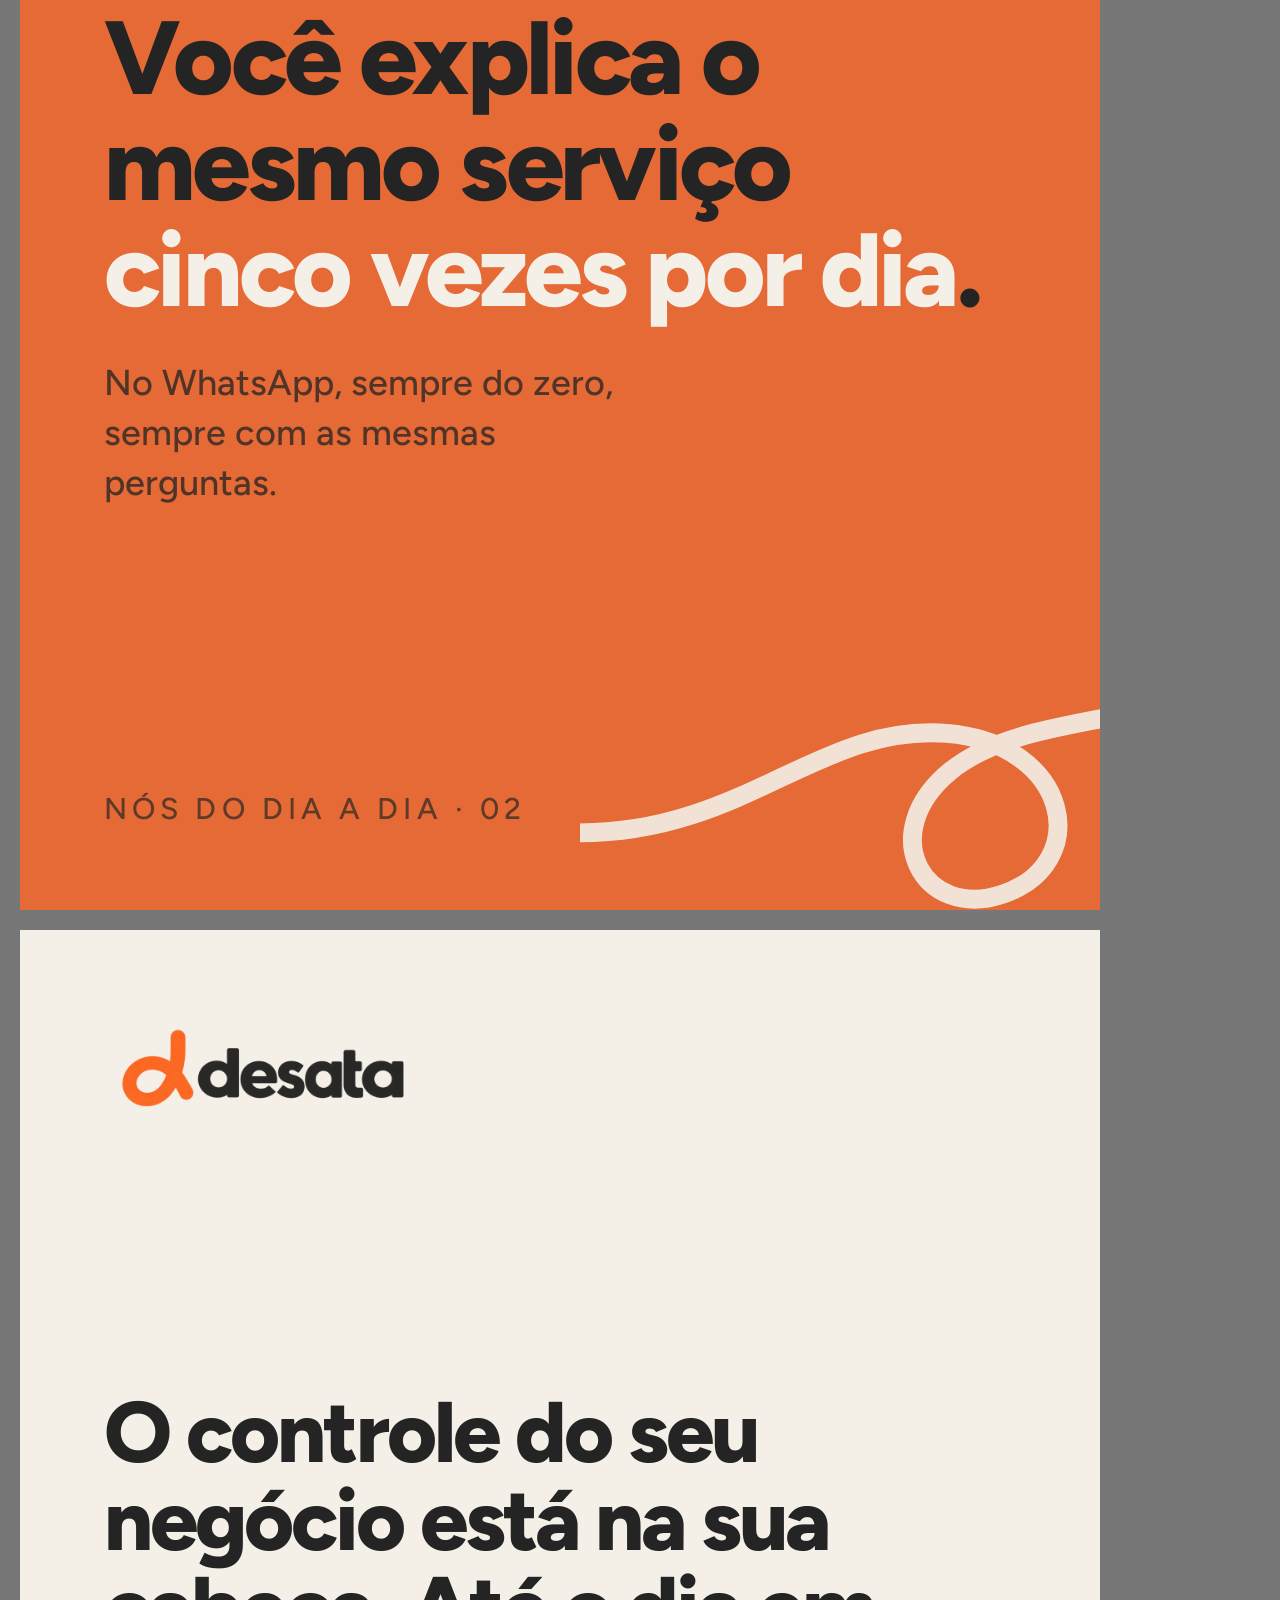
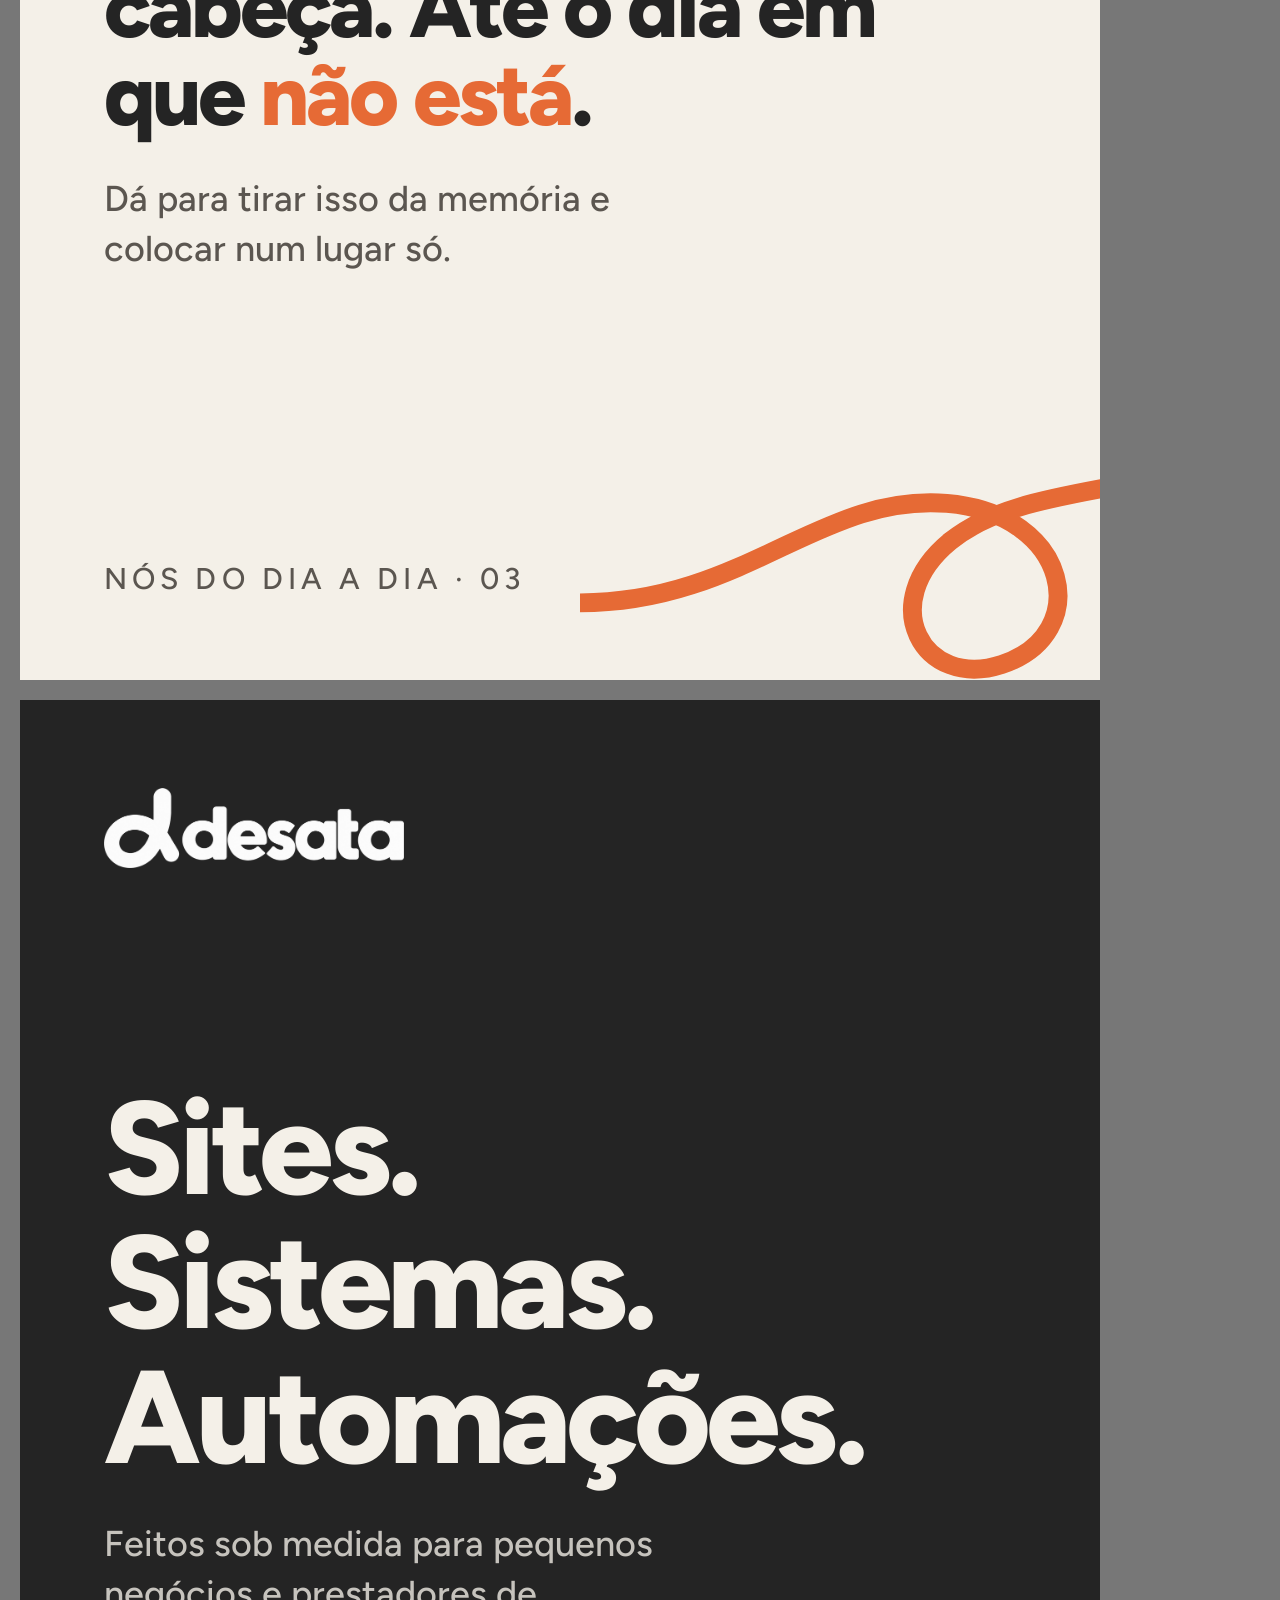
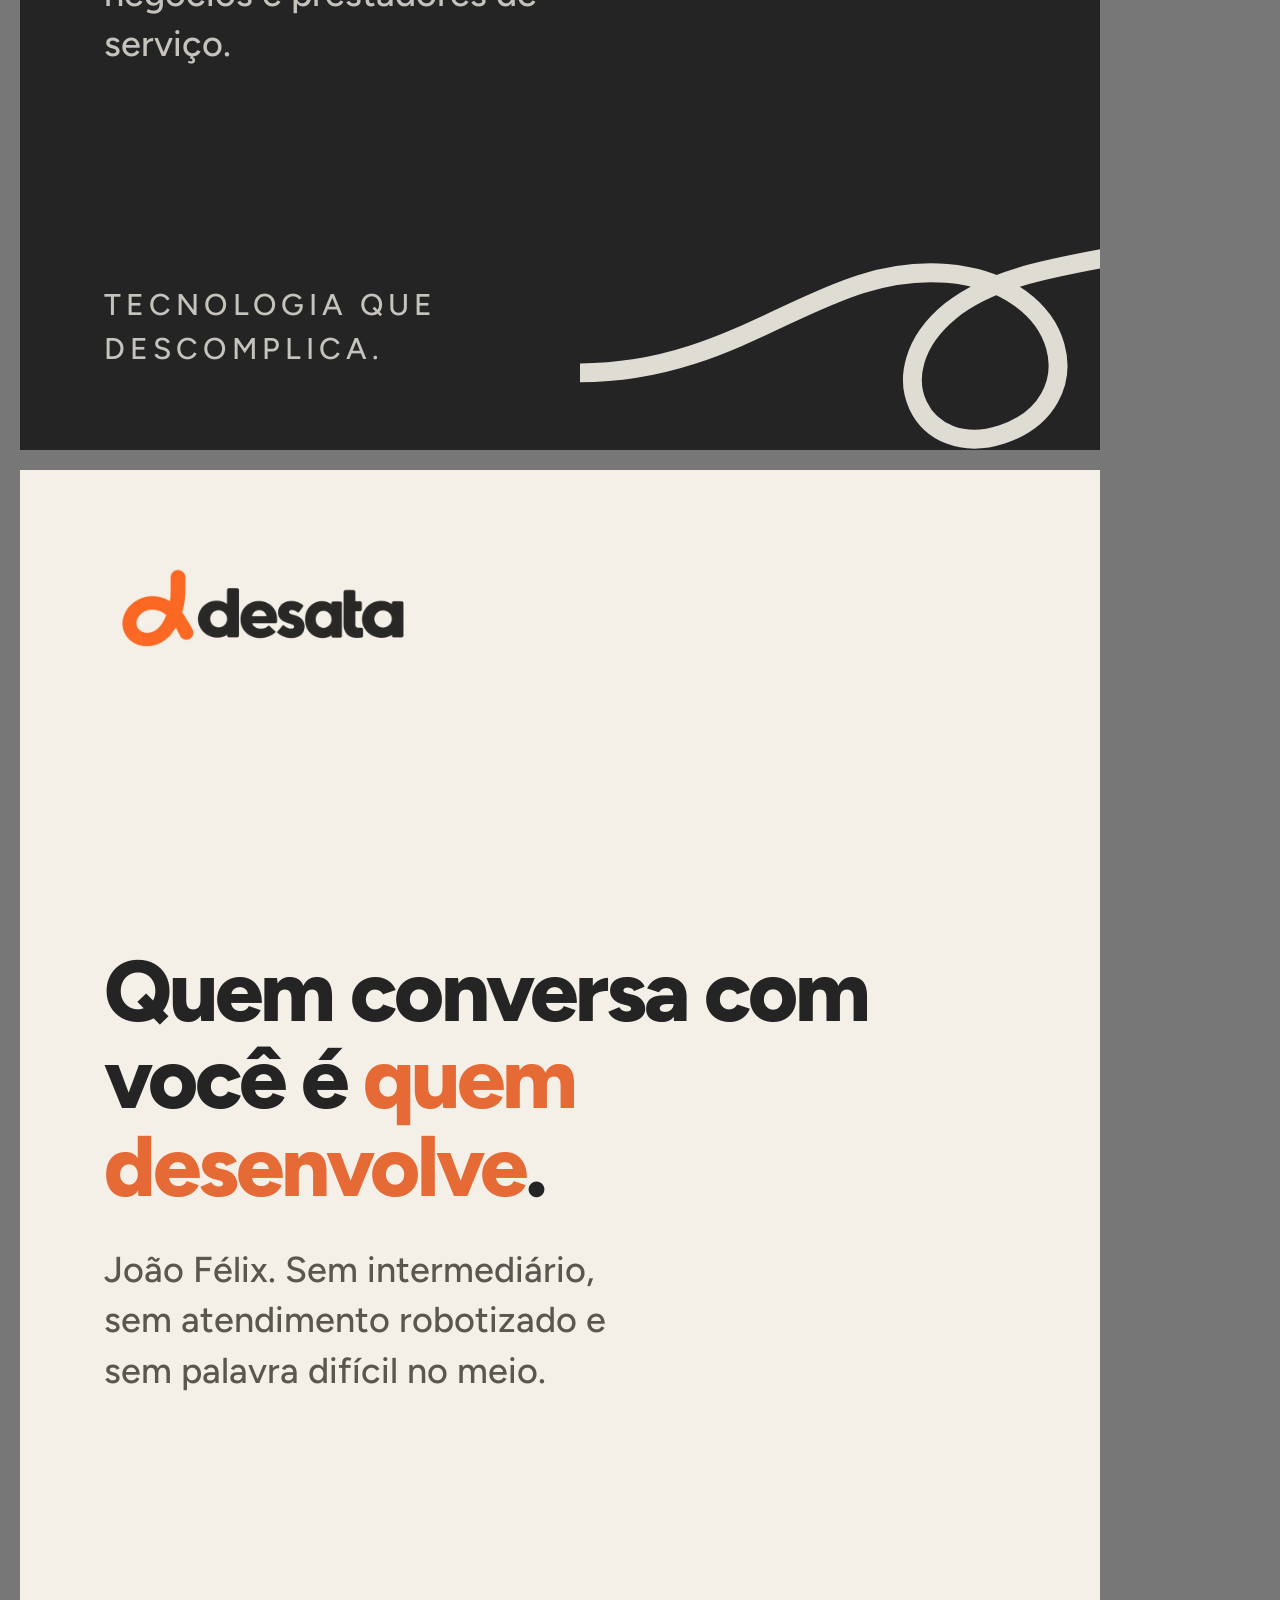
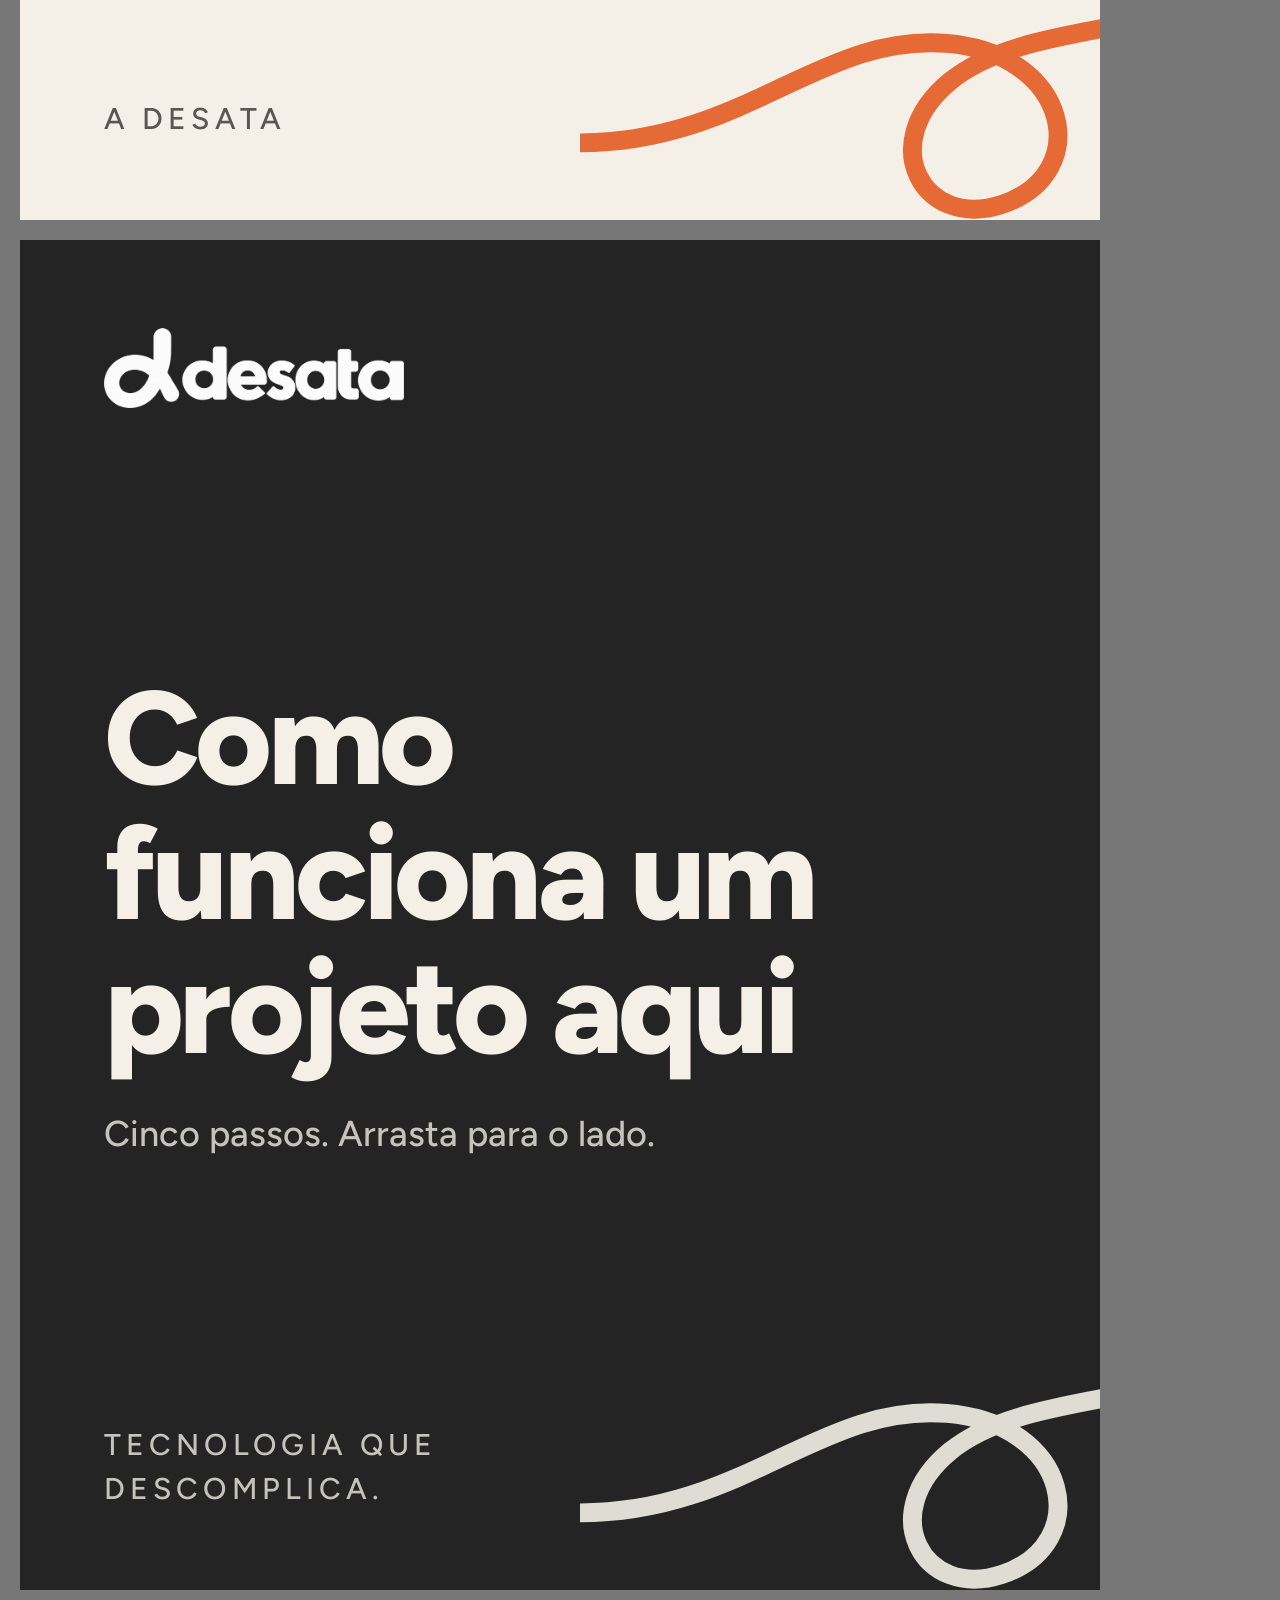
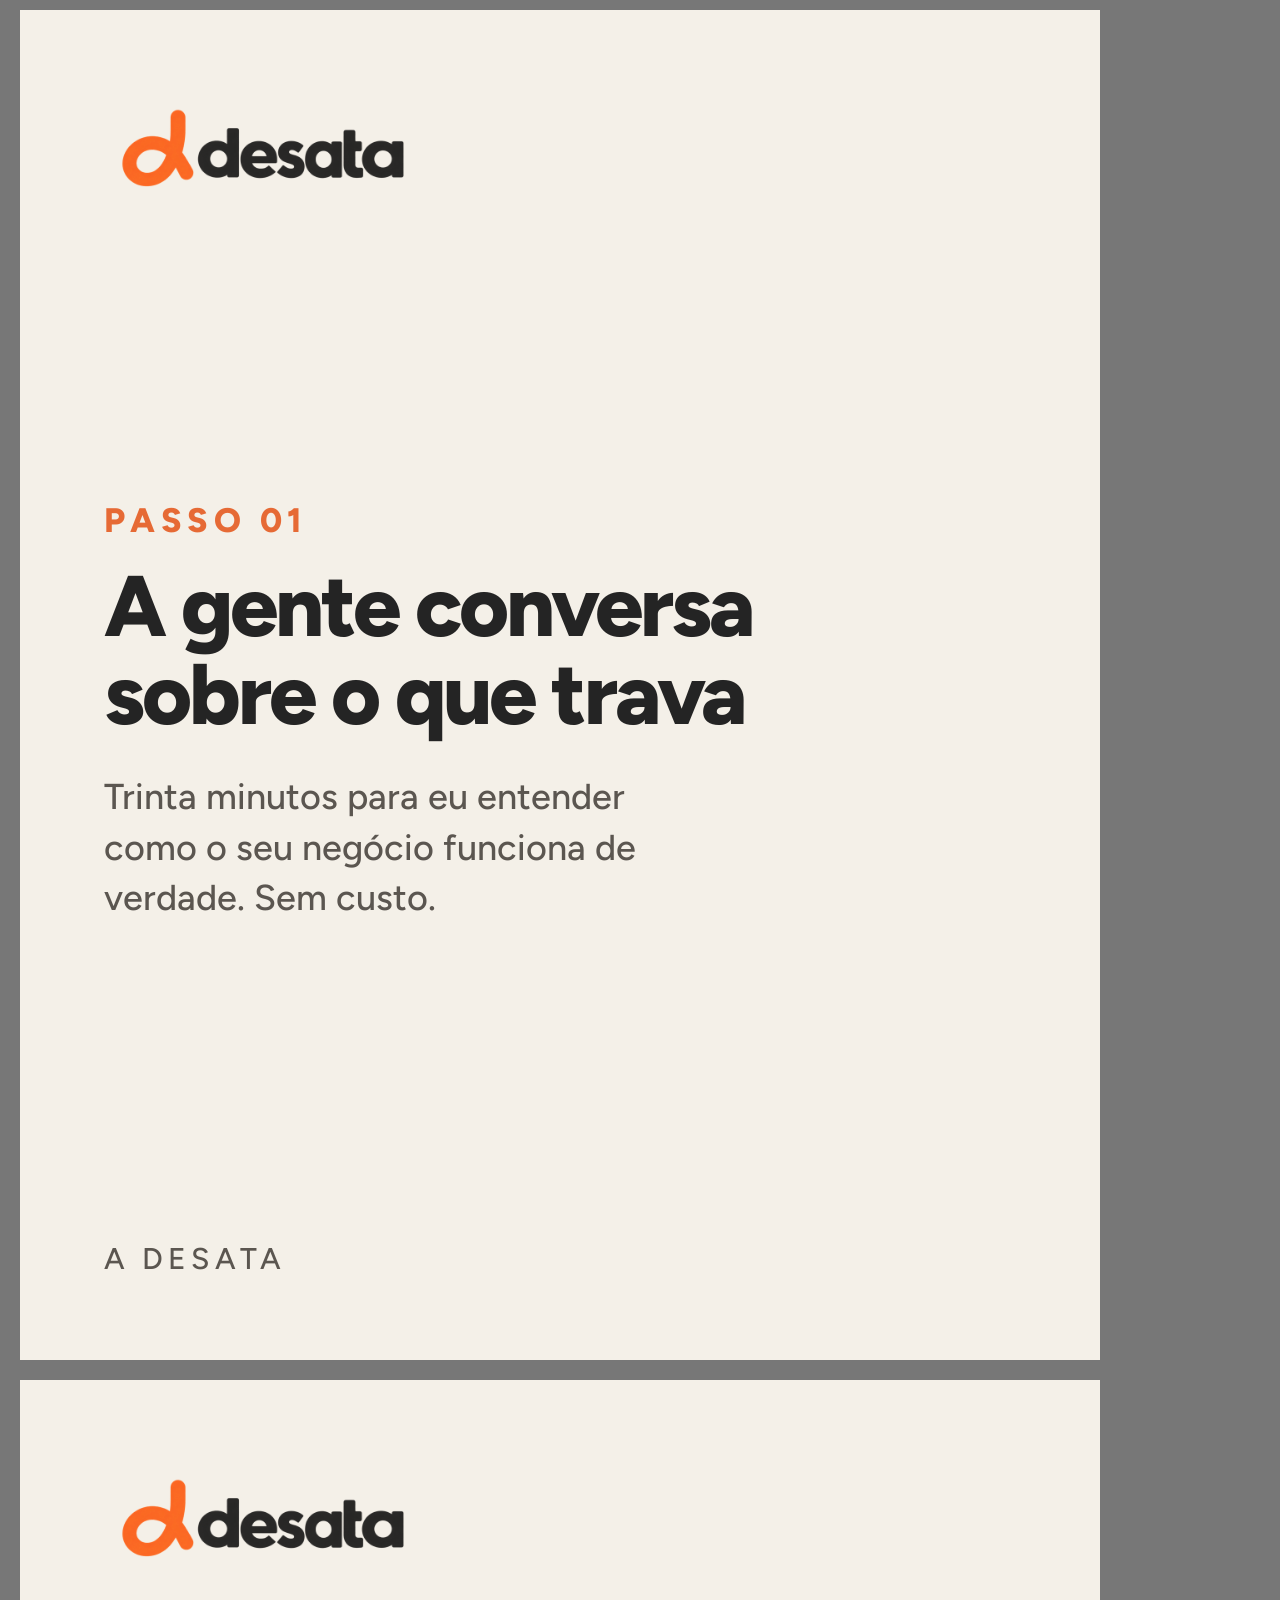
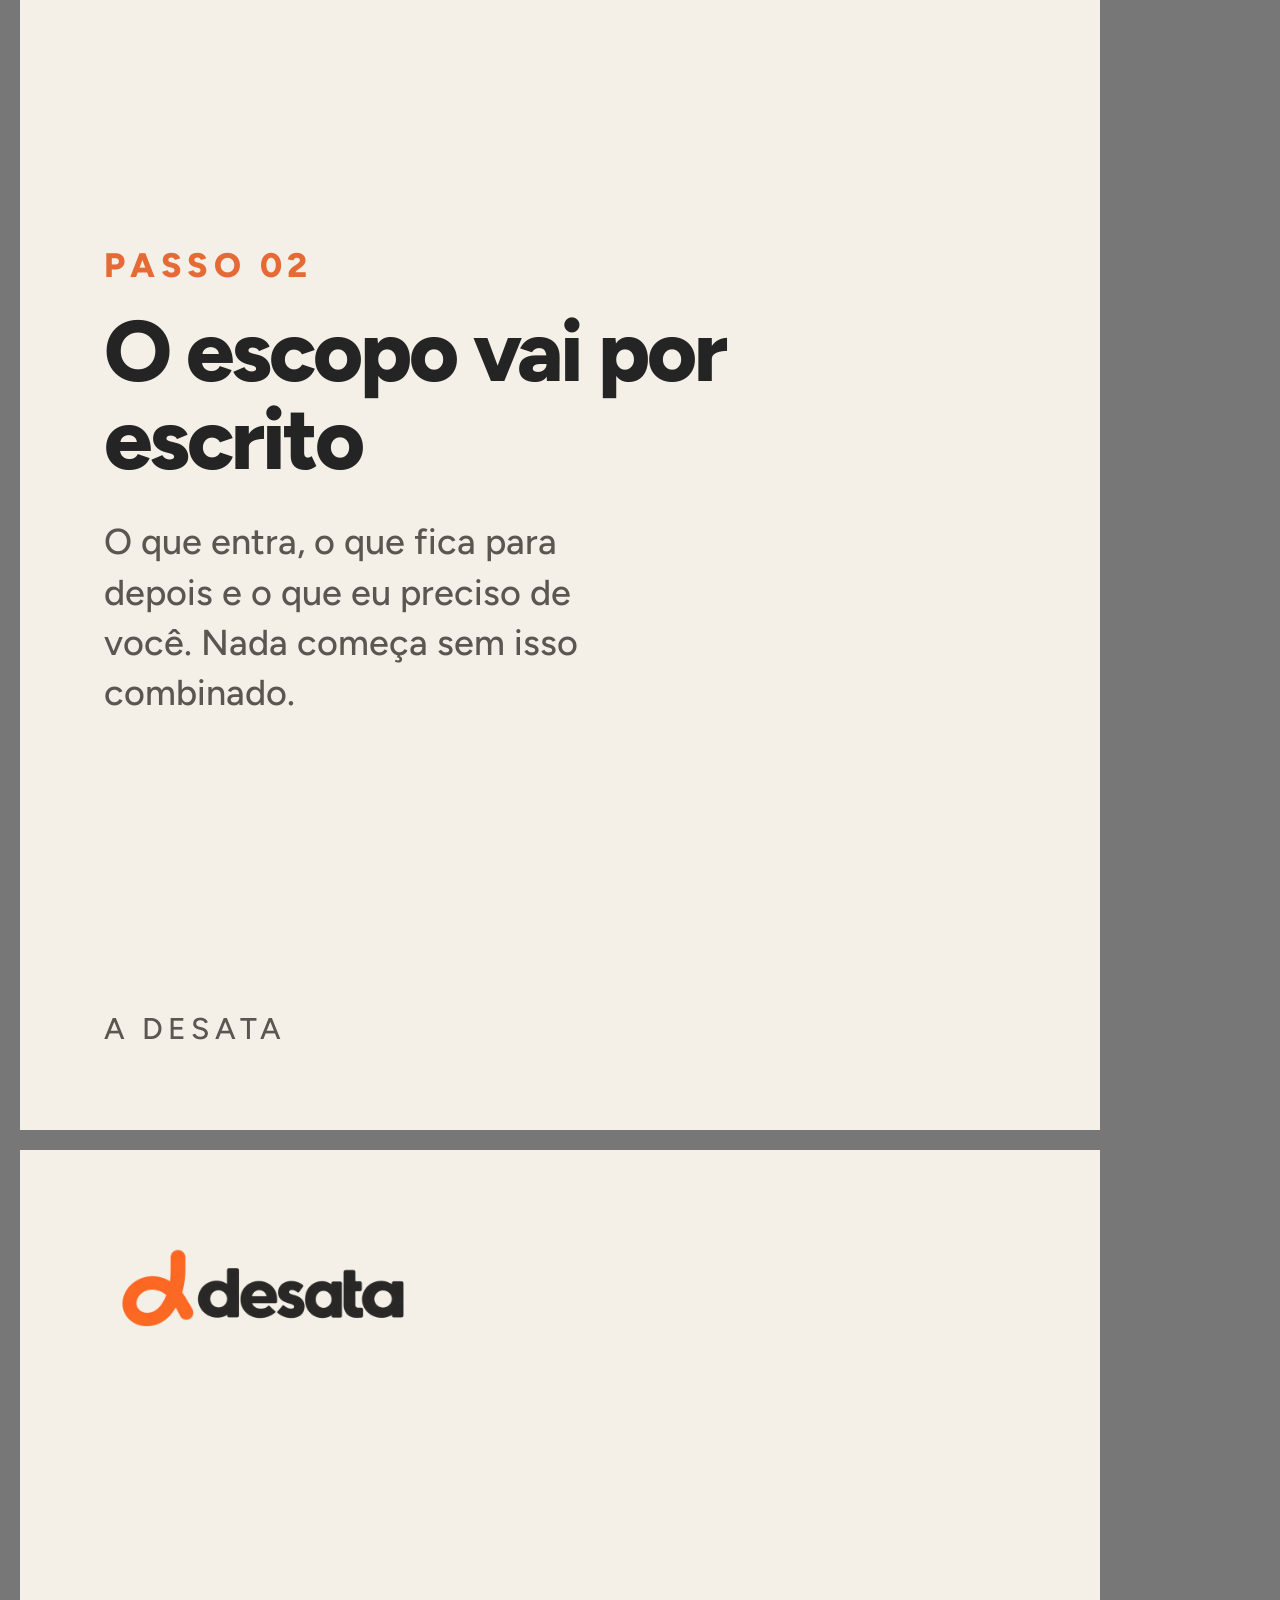
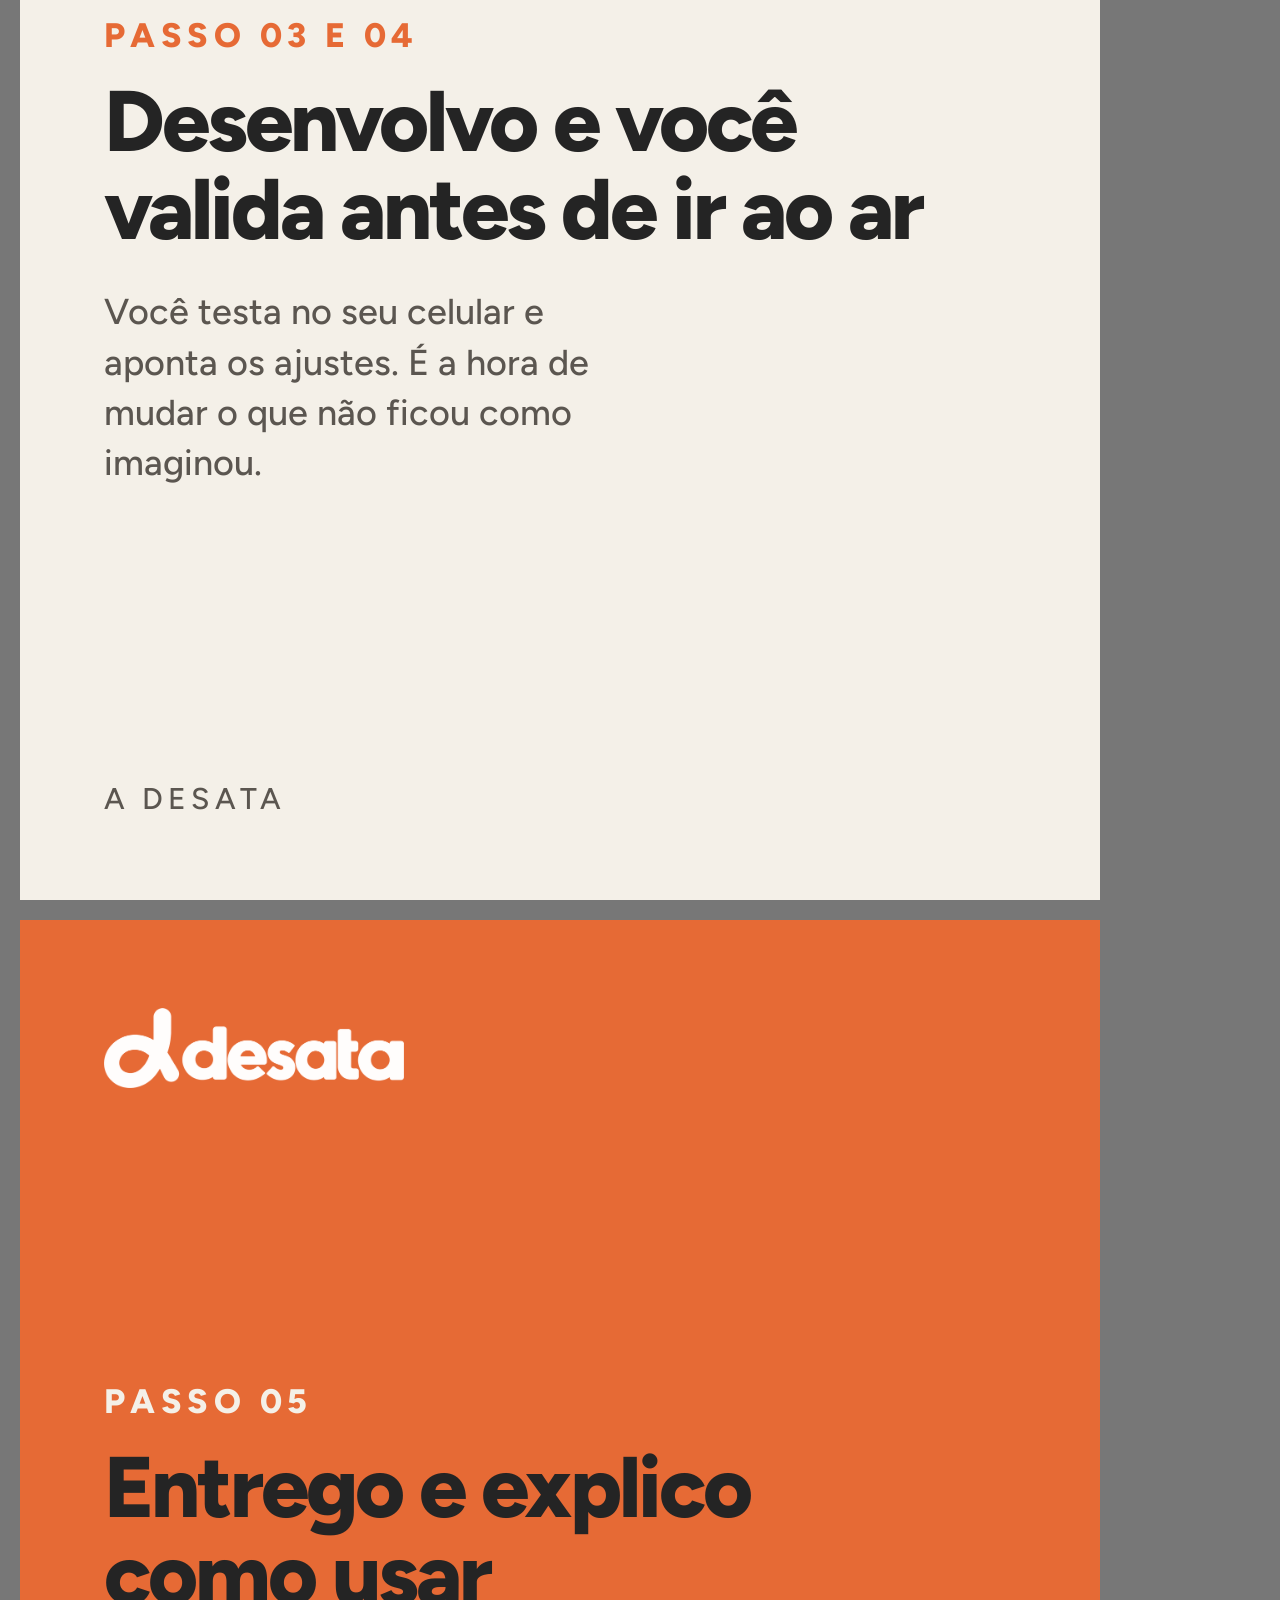
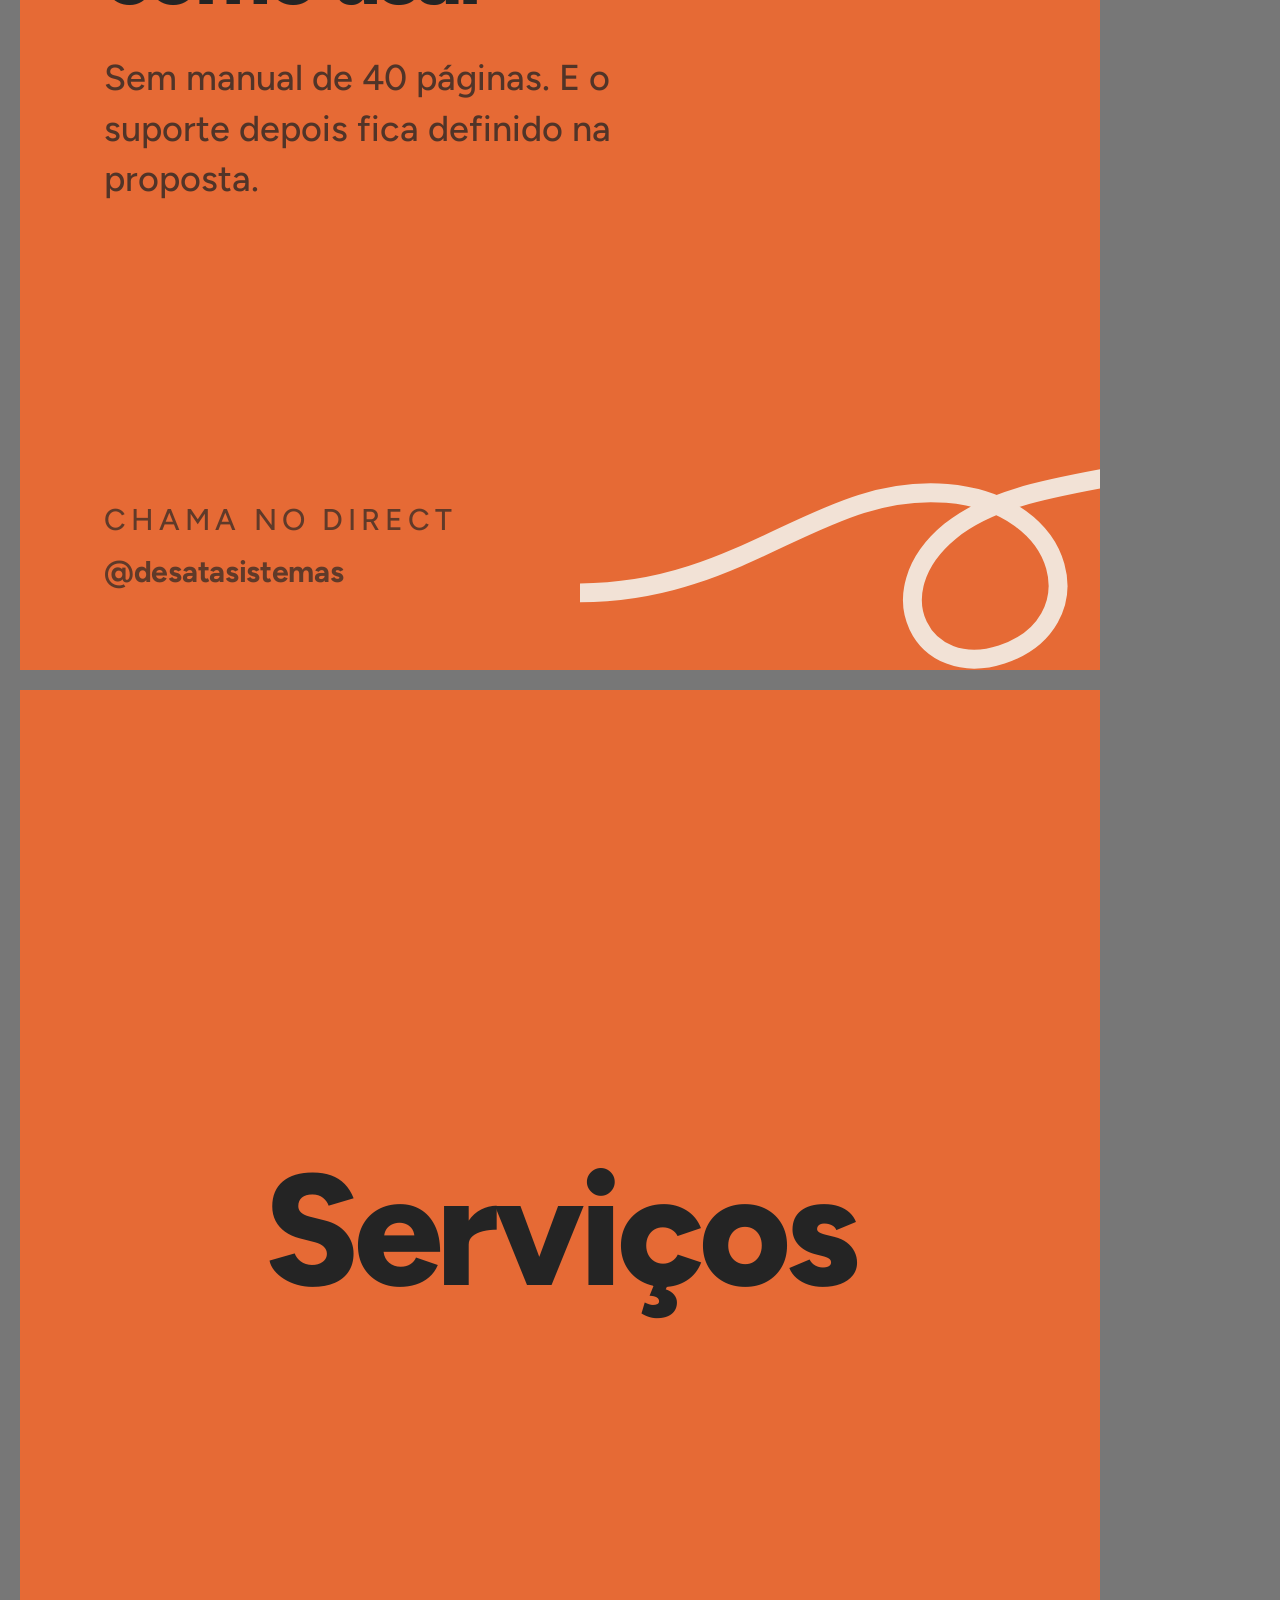
<file: instagram/arte.html>
<!DOCTYPE html>
<html lang="pt-BR">
<head>
<meta charset="utf-8">
<title>Desata — artes de Instagram</title>
<link rel="stylesheet" href="../assets/css/fontes.css">
<style>
/* =========================================================
   Artes para o Instagram da Desata.
   Cada bloco .arte vira um PNG, pelo gerar-artes.js.
   Sistema: a mesma gramática das artes aprovadas do kit —
   logo no topo, frase forte, assinatura no pé, laço solto.
   ========================================================= */
:root{--off:#F4F0E8;--graf:#242424;--lar:#E66A35;--suave:#5B5650;--claro:rgba(244,240,232,.78);}
*{margin:0;padding:0;box-sizing:border-box;}
body{background:#777;font-family:'Figtree',system-ui,sans-serif;}

.arte{position:relative;width:1080px;height:1350px;background:var(--off);color:var(--graf);
      padding:88px 84px 80px;display:flex;flex-direction:column;overflow:hidden;margin:20px;}
.arte--quadrada{height:1080px;}
.arte--escura{background:var(--graf);color:var(--off);}
.arte--laranja{background:var(--lar);color:var(--graf);}

.arte__logo{width:300px;flex:none;}
.arte--quadrada .arte__logo{width:250px;}

.arte__meio{flex:1;display:flex;flex-direction:column;justify-content:center;}
.frase{font-size:104px;line-height:1.02;letter-spacing:-.035em;font-weight:800;max-width:13ch;}
.frase--media{font-size:86px;max-width:15ch;}
.frase--curta{font-size:132px;max-width:9ch;}
.frase em{font-style:normal;color:var(--lar);}
.arte--laranja .frase em,.arte--escura .frase em{color:var(--off);}
.linha{font-size:36px;line-height:1.4;color:var(--suave);margin-top:34px;max-width:24ch;font-weight:500;}
.arte--escura .linha{color:var(--claro);}
.arte--laranja .linha{color:#242424c4;}

.arte__pe{position:relative;z-index:2;display:flex;flex-direction:column;align-items:flex-start;
          gap:12px;flex:none;}   /* em coluna: o @ fica longe do laço, que passa à direita */
.assinatura{font-size:30px;letter-spacing:.17em;text-transform:uppercase;font-weight:500;color:var(--suave);line-height:1.45;}
.arte--escura .assinatura{color:var(--claro);}
.arte--laranja .assinatura{color:#242424b0;}
.arroba{font-size:30px;font-weight:700;letter-spacing:-.01em;color:var(--suave);}
.arte--escura .arroba{color:var(--claro);}
.arte--laranja .arroba{color:#242424b0;}

.laco{position:absolute;pointer-events:none;}
.laco path{fill:none;stroke:currentColor;stroke-width:11;stroke-linecap:round;}
.laco--pe{right:-200px;bottom:-70px;width:720px;color:var(--lar);}
.arte--laranja .laco--pe,.arte--escura .laco--pe{color:var(--off);opacity:.9;}
.laco--alto{right:-150px;top:-90px;width:620px;color:var(--lar);opacity:.5;}

/* passo do carrossel */
.passo-n{font-size:34px;font-weight:800;letter-spacing:.16em;color:var(--lar);margin-bottom:22px;}
.arte--escura .passo-n{color:var(--lar);}
.arte--laranja .passo-n{color:var(--off);}

/* destaque (capa de stories) */
.capa{width:1080px;height:1080px;background:var(--lar);display:grid;place-items:center;margin:20px;position:relative;overflow:hidden;}
.capa--escura{background:var(--graf);}
.capa span{font-size:158px;font-weight:800;letter-spacing:-.035em;color:var(--graf);text-align:center;line-height:1;}
.capa--escura span{color:var(--off);}
.capa .laco{right:-170px;bottom:-130px;width:620px;color:#F4F0E8;opacity:.45;}

/* foto de perfil: só o símbolo, grande, dentro da área que o corte redondo
   preserva. A cor do símbolo vem de mask-image, não de outro arquivo. */
.perfil{width:1080px;height:1080px;display:grid;place-items:center;margin:20px;position:relative;overflow:hidden;}
.perfil__marca{width:54%;aspect-ratio:1/1;
  -webkit-mask:url(artes-fonte/icone.png) center/contain no-repeat;
          mask:url(artes-fonte/icone.png) center/contain no-repeat;}
.perfil--laranja{background:var(--lar);}
.perfil--laranja .perfil__marca{background:var(--off);}
.perfil--grafite{background:var(--graf);}
.perfil--grafite .perfil__marca{background:var(--lar);}
.perfil--off{background:var(--off);}
.perfil--off .perfil__marca{background:var(--lar);}
.perfil--laranja-escuro{background:var(--lar);}
.perfil--laranja-escuro .perfil__marca{background:var(--graf);}

/* ---------- stories (1080x1920) ----------
   O Instagram cobre o topo e o pé do story com a própria interface, então o
   conteúdo fica na faixa do meio. */
.story{position:relative;width:1080px;height:1920px;background:var(--off);color:var(--graf);
       padding:300px 110px 300px;display:flex;flex-direction:column;overflow:hidden;margin:20px;}
.story--escura{background:var(--graf);color:var(--off);}
.story--laranja{background:var(--lar);color:var(--graf);}
.story__logo{width:280px;flex:none;}
.story__meio{flex:1;display:flex;flex-direction:column;justify-content:center;}
.story__n{font-size:38px;font-weight:800;letter-spacing:.16em;color:var(--lar);margin-bottom:28px;}
.story--laranja .story__n{color:var(--off);}
.story h2{font-size:104px;line-height:1.02;letter-spacing:-.035em;font-weight:800;max-width:12ch;}
.story h2.menor{font-size:84px;max-width:14ch;}
.story p{font-size:42px;line-height:1.42;color:var(--suave);margin-top:40px;max-width:21ch;font-weight:500;}
.story--escura p{color:var(--claro);}
.story--laranja p{color:#242424c4;}
.story__pe{position:relative;z-index:2;flex:none;font-size:32px;letter-spacing:.16em;text-transform:uppercase;font-weight:500;color:var(--suave);}
.story--escura .story__pe{color:var(--claro);}
.story--laranja .story__pe{color:#242424b0;}
.story .laco{right:-180px;bottom:70px;width:620px;color:var(--lar);}  /* abaixo do rodapé, não por cima */
.story--escura .laco,.story--laranja .laco{color:var(--off);opacity:.9;}
</style>
</head>
<body>

<!-- ============ 1. manifesto ============ -->
<section class="arte arte--escura" data-nome="01-manifesto">
  <img class="arte__logo" src="../assets/img/logo-desata-branco.png" alt="">
  <div class="arte__meio">
    <h1 class="frase">Tecnologia não devia ser <em>mais um nó</em> na sua lista.</h1>
    <p class="linha">A Desata existe para desatar os nós do seu dia — não para criar outros.</p>
  </div>
  <div class="arte__pe">
    <p class="assinatura">Tecnologia que<br>descomplica.</p>
    <p class="arroba">@desatasistemas</p>
  </div>
  <svg class="laco laco--pe" viewBox="0 0 420 300"><path d="M0 214 C 96 214, 140 150, 214 156 C 286 162, 300 232, 246 250 C 200 265, 172 214, 216 178 C 268 136, 372 158, 420 96"/></svg>
</section>

<!-- ============ 2. nó: presença ============ -->
<section class="arte" data-nome="02-no-presenca">
  <img class="arte__logo" src="../assets/img/logo-desata-colorido.png" alt="">
  <div class="arte__meio">
    <h1 class="frase">Quem procura seu trabalho encontra <em>um perfil parado</em>.</h1>
    <p class="linha">O cliente fica na dúvida e vai para o concorrente que tem site.</p>
  </div>
  <div class="arte__pe"><p class="assinatura">Nós do dia a dia · 01</p></div>
  <svg class="laco laco--pe" viewBox="0 0 420 300"><path d="M0 214 C 96 214, 140 150, 214 156 C 286 162, 300 232, 246 250 C 200 265, 172 214, 216 178 C 268 136, 372 158, 420 96"/></svg>
</section>

<!-- ============ 3. nó: repetição ============ -->
<section class="arte arte--laranja" data-nome="03-no-repeticao">
  <img class="arte__logo" src="../assets/img/logo-desata-branco.png" alt="">
  <div class="arte__meio">
    <h1 class="frase">Você explica o mesmo serviço <em>cinco vezes por dia</em>.</h1>
    <p class="linha">No WhatsApp, sempre do zero, sempre com as mesmas perguntas.</p>
  </div>
  <div class="arte__pe"><p class="assinatura">Nós do dia a dia · 02</p></div>
  <svg class="laco laco--pe" viewBox="0 0 420 300"><path d="M0 214 C 96 214, 140 150, 214 156 C 286 162, 300 232, 246 250 C 200 265, 172 214, 216 178 C 268 136, 372 158, 420 96"/></svg>
</section>

<!-- ============ 4. nó: memória ============ -->
<section class="arte" data-nome="04-no-memoria">
  <img class="arte__logo" src="../assets/img/logo-desata-colorido.png" alt="">
  <div class="arte__meio">
    <h1 class="frase frase--media">O controle do seu negócio está na sua cabeça. Até o dia em que <em>não está</em>.</h1>
    <p class="linha">Dá para tirar isso da memória e colocar num lugar só.</p>
  </div>
  <div class="arte__pe"><p class="assinatura">Nós do dia a dia · 03</p></div>
  <svg class="laco laco--pe" viewBox="0 0 420 300"><path d="M0 214 C 96 214, 140 150, 214 156 C 286 162, 300 232, 246 250 C 200 265, 172 214, 216 178 C 268 136, 372 158, 420 96"/></svg>
</section>

<!-- ============ 5. serviços ============ -->
<section class="arte arte--escura" data-nome="05-servicos">
  <img class="arte__logo" src="../assets/img/logo-desata-branco.png" alt="">
  <div class="arte__meio">
    <h1 class="frase frase--curta">Sites.<br>Sistemas.<br>Automações.</h1>
    <p class="linha">Feitos sob medida para pequenos negócios e prestadores de serviço.</p>
  </div>
  <div class="arte__pe"><p class="assinatura">Tecnologia que<br>descomplica.</p></div>
  <svg class="laco laco--pe" viewBox="0 0 420 300"><path d="M0 214 C 96 214, 140 150, 214 156 C 286 162, 300 232, 246 250 C 200 265, 172 214, 216 178 C 268 136, 372 158, 420 96"/></svg>
</section>

<!-- ============ 6. quem fala com você ============ -->
<section class="arte" data-nome="06-fundador">
  <img class="arte__logo" src="../assets/img/logo-desata-colorido.png" alt="">
  <div class="arte__meio">
    <h1 class="frase frase--media">Quem conversa com você é <em>quem desenvolve</em>.</h1>
    <p class="linha">João Félix. Sem intermediário, sem atendimento robotizado e sem palavra difícil no meio.</p>
  </div>
  <div class="arte__pe"><p class="assinatura">A Desata</p></div>
  <svg class="laco laco--pe" viewBox="0 0 420 300"><path d="M0 214 C 96 214, 140 150, 214 156 C 286 162, 300 232, 246 250 C 200 265, 172 214, 216 178 C 268 136, 372 158, 420 96"/></svg>
</section>

<!-- ============ carrossel: como funciona ============ -->
<section class="arte arte--escura" data-nome="07-processo-1">
  <img class="arte__logo" src="../assets/img/logo-desata-branco.png" alt="">
  <div class="arte__meio">
    <h1 class="frase frase--curta">Como funciona um projeto aqui</h1>
    <p class="linha">Cinco passos. Arrasta para o lado.</p>
  </div>
  <div class="arte__pe"><p class="assinatura">Tecnologia que<br>descomplica.</p></div>
  <svg class="laco laco--pe" viewBox="0 0 420 300"><path d="M0 214 C 96 214, 140 150, 214 156 C 286 162, 300 232, 246 250 C 200 265, 172 214, 216 178 C 268 136, 372 158, 420 96"/></svg>
</section>

<section class="arte" data-nome="08-processo-2">
  <img class="arte__logo" src="../assets/img/logo-desata-colorido.png" alt="">
  <div class="arte__meio">
    <p class="passo-n">PASSO 01</p>
    <h1 class="frase frase--media">A gente conversa sobre o que trava</h1>
    <p class="linha">Trinta minutos para eu entender como o seu negócio funciona de verdade. Sem custo.</p>
  </div>
  <div class="arte__pe"><p class="assinatura">A Desata</p></div>
</section>

<section class="arte" data-nome="09-processo-3">
  <img class="arte__logo" src="../assets/img/logo-desata-colorido.png" alt="">
  <div class="arte__meio">
    <p class="passo-n">PASSO 02</p>
    <h1 class="frase frase--media">O escopo vai por escrito</h1>
    <p class="linha">O que entra, o que fica para depois e o que eu preciso de você. Nada começa sem isso combinado.</p>
  </div>
  <div class="arte__pe"><p class="assinatura">A Desata</p></div>
</section>

<section class="arte" data-nome="10-processo-4">
  <img class="arte__logo" src="../assets/img/logo-desata-colorido.png" alt="">
  <div class="arte__meio">
    <p class="passo-n">PASSO 03 E 04</p>
    <h1 class="frase frase--media">Desenvolvo e você valida antes de ir ao ar</h1>
    <p class="linha">Você testa no seu celular e aponta os ajustes. É a hora de mudar o que não ficou como imaginou.</p>
  </div>
  <div class="arte__pe"><p class="assinatura">A Desata</p></div>
</section>

<section class="arte arte--laranja" data-nome="11-processo-5">
  <img class="arte__logo" src="../assets/img/logo-desata-branco.png" alt="">
  <div class="arte__meio">
    <p class="passo-n">PASSO 05</p>
    <h1 class="frase frase--media">Entrego e explico como usar</h1>
    <p class="linha">Sem manual de 40 páginas. E o suporte depois fica definido na proposta.</p>
  </div>
  <div class="arte__pe">
    <p class="assinatura">Chama no direct</p>
    <p class="arroba">@desatasistemas</p>
  </div>
  <svg class="laco laco--pe" viewBox="0 0 420 300"><path d="M0 214 C 96 214, 140 150, 214 156 C 286 162, 300 232, 246 250 C 200 265, 172 214, 216 178 C 268 136, 372 158, 420 96"/></svg>
</section>

<!-- ============ capas de destaques ============ -->
<div class="capa" data-nome="destaque-servicos"><span>Serviços</span>
  <svg class="laco" viewBox="0 0 420 300"><path d="M0 214 C 96 214, 140 150, 214 156 C 286 162, 300 232, 246 250 C 200 265, 172 214, 216 178 C 268 136, 372 158, 420 96"/></svg></div>
<div class="capa capa--escura" data-nome="destaque-processo"><span>Processo</span>
  <svg class="laco" viewBox="0 0 420 300"><path d="M0 214 C 96 214, 140 150, 214 156 C 286 162, 300 232, 246 250 C 200 265, 172 214, 216 178 C 268 136, 372 158, 420 96"/></svg></div>
<div class="capa" data-nome="destaque-duvidas"><span>Dúvidas</span>
  <svg class="laco" viewBox="0 0 420 300"><path d="M0 214 C 96 214, 140 150, 214 156 C 286 162, 300 232, 246 250 C 200 265, 172 214, 216 178 C 268 136, 372 158, 420 96"/></svg></div>
<div class="capa capa--escura" data-nome="destaque-contato"><span>Contato</span>
  <svg class="laco" viewBox="0 0 420 300"><path d="M0 214 C 96 214, 140 150, 214 156 C 286 162, 300 232, 246 250 C 200 265, 172 214, 216 178 C 268 136, 372 158, 420 96"/></svg></div>

<!-- ============ fotos de perfil ============ -->
<div class="perfil perfil--laranja" data-nome="perfil-laranja"><div class="perfil__marca"></div></div>
<div class="perfil perfil--grafite" data-nome="perfil-grafite"><div class="perfil__marca"></div></div>
<div class="perfil perfil--off" data-nome="perfil-off-white"><div class="perfil__marca"></div></div>
<div class="perfil perfil--laranja-escuro" data-nome="perfil-laranja-grafite"><div class="perfil__marca"></div></div>

<!-- ============ stories ============ -->
<div class="story" data-nome="story-servicos-1">
  <img class="story__logo" src="../assets/img/logo-desata-colorido.png" alt="">
  <div class="story__meio">
    
    <h2>Sites profissionais</h2>
    <p>A página que apresenta sua empresa, explica os serviços e facilita o pedido de orçamento.</p>
  </div>
  <p class="story__pe">Serviços · 1 de 3</p>
  <svg class="laco" viewBox="0 0 420 300"><path d="M0 214 C 96 214, 140 150, 214 156 C 286 162, 300 232, 246 250 C 200 265, 172 214, 216 178 C 268 136, 372 158, 420 96"/></svg>
</div>

<div class="story story--escura" data-nome="story-servicos-2">
  <img class="story__logo" src="../assets/img/logo-desata-branco.png" alt="">
  <div class="story__meio">
    
    <h2>Sistemas sob medida</h2>
    <p>Pedidos, acompanhamento, formulários — a informação da operação num lugar só.</p>
  </div>
  <p class="story__pe">Serviços · 2 de 3</p>
  <svg class="laco" viewBox="0 0 420 300"><path d="M0 214 C 96 214, 140 150, 214 156 C 286 162, 300 232, 246 250 C 200 265, 172 214, 216 178 C 268 136, 372 158, 420 96"/></svg>
</div>

<div class="story story--laranja" data-nome="story-servicos-3">
  <img class="story__logo" src="../assets/img/logo-desata-branco.png" alt="">
  <div class="story__meio">
    
    <h2>Automações</h2>
    <p>A tarefa que você repete toda semana virando rotina automática.</p>
  </div>
  <p class="story__pe">Serviços · 3 de 3</p>
  <svg class="laco" viewBox="0 0 420 300"><path d="M0 214 C 96 214, 140 150, 214 156 C 286 162, 300 232, 246 250 C 200 265, 172 214, 216 178 C 268 136, 372 158, 420 96"/></svg>
</div>

<div class="story" data-nome="story-processo-1">
  <img class="story__logo" src="../assets/img/logo-desata-colorido.png" alt="">
  <div class="story__meio">
    <p class="story__n">PASSO 01</p>
    <h2>A gente conversa</h2>
    <p>Trinta minutos para eu entender como o seu negócio funciona de verdade. Sem custo.</p>
  </div>
  <p class="story__pe">Processo</p>
  <svg class="laco" viewBox="0 0 420 300"><path d="M0 214 C 96 214, 140 150, 214 156 C 286 162, 300 232, 246 250 C 200 265, 172 214, 216 178 C 268 136, 372 158, 420 96"/></svg>
</div>

<div class="story" data-nome="story-processo-2">
  <img class="story__logo" src="../assets/img/logo-desata-colorido.png" alt="">
  <div class="story__meio">
    <p class="story__n">PASSO 02</p>
    <h2 class="menor">O escopo vai por escrito</h2>
    <p>O que entra, o que fica para depois e o que eu preciso de você.</p>
  </div>
  <p class="story__pe">Processo</p>
  <svg class="laco" viewBox="0 0 420 300"><path d="M0 214 C 96 214, 140 150, 214 156 C 286 162, 300 232, 246 250 C 200 265, 172 214, 216 178 C 268 136, 372 158, 420 96"/></svg>
</div>

<div class="story story--escura" data-nome="story-processo-3">
  <img class="story__logo" src="../assets/img/logo-desata-branco.png" alt="">
  <div class="story__meio">
    <p class="story__n">PASSO 03</p>
    <h2>Eu desenvolvo</h2>
    <p>Com notícias do andamento, sem você precisar cobrar.</p>
  </div>
  <p class="story__pe">Processo</p>
  <svg class="laco" viewBox="0 0 420 300"><path d="M0 214 C 96 214, 140 150, 214 156 C 286 162, 300 232, 246 250 C 200 265, 172 214, 216 178 C 268 136, 372 158, 420 96"/></svg>
</div>

<div class="story" data-nome="story-processo-4">
  <img class="story__logo" src="../assets/img/logo-desata-colorido.png" alt="">
  <div class="story__meio">
    <p class="story__n">PASSO 04</p>
    <h2>Você valida</h2>
    <p>Testa no seu celular e aponta os ajustes antes de ir ao ar.</p>
  </div>
  <p class="story__pe">Processo</p>
  <svg class="laco" viewBox="0 0 420 300"><path d="M0 214 C 96 214, 140 150, 214 156 C 286 162, 300 232, 246 250 C 200 265, 172 214, 216 178 C 268 136, 372 158, 420 96"/></svg>
</div>

<div class="story story--laranja" data-nome="story-processo-5">
  <img class="story__logo" src="../assets/img/logo-desata-branco.png" alt="">
  <div class="story__meio">
    <p class="story__n">PASSO 05</p>
    <h2 class="menor">Entrego e explico</h2>
    <p>Sem manual de 40 páginas. O suporte depois fica definido na proposta.</p>
  </div>
  <p class="story__pe">Processo</p>
  <svg class="laco" viewBox="0 0 420 300"><path d="M0 214 C 96 214, 140 150, 214 156 C 286 162, 300 232, 246 250 C 200 265, 172 214, 216 178 C 268 136, 372 158, 420 96"/></svg>
</div>

<div class="story" data-nome="story-duvidas-1">
  <img class="story__logo" src="../assets/img/logo-desata-colorido.png" alt="">
  <div class="story__meio">
    
    <h2 class="menor">Quanto custa?</h2>
    <p>Depende do tamanho do projeto. Não publico tabela: eu entendo a necessidade e envio uma proposta com valor fechado.</p>
  </div>
  <p class="story__pe">Dúvidas · 1 de 3</p>
  <svg class="laco" viewBox="0 0 420 300"><path d="M0 214 C 96 214, 140 150, 214 156 C 286 162, 300 232, 246 250 C 200 265, 172 214, 216 178 C 268 136, 372 158, 420 96"/></svg>
</div>

<div class="story story--escura" data-nome="story-duvidas-2">
  <img class="story__logo" src="../assets/img/logo-desata-branco.png" alt="">
  <div class="story__meio">
    
    <h2 class="menor">Quanto tempo leva?</h2>
    <p>O prazo sai junto com a proposta, depois que sabemos o tamanho do projeto.</p>
  </div>
  <p class="story__pe">Dúvidas · 2 de 3</p>
  <svg class="laco" viewBox="0 0 420 300"><path d="M0 214 C 96 214, 140 150, 214 156 C 286 162, 300 232, 246 250 C 200 265, 172 214, 216 178 C 268 136, 372 158, 420 96"/></svg>
</div>

<div class="story" data-nome="story-duvidas-3">
  <img class="story__logo" src="../assets/img/logo-desata-colorido.png" alt="">
  <div class="story__meio">
    
    <h2 class="menor">Preciso ter domínio?</h2>
    <p>Se já tem, usamos o que existe. Se não, eu explico as opções — e a contratação fica no seu nome.</p>
  </div>
  <p class="story__pe">Dúvidas · 3 de 3</p>
  <svg class="laco" viewBox="0 0 420 300"><path d="M0 214 C 96 214, 140 150, 214 156 C 286 162, 300 232, 246 250 C 200 265, 172 214, 216 178 C 268 136, 372 158, 420 96"/></svg>
</div>

<div class="story story--laranja" data-nome="story-contato">
  <img class="story__logo" src="../assets/img/logo-desata-branco.png" alt="">
  <div class="story__meio">
    
    <h2 class="menor">Vamos desatar esse nó?</h2>
    <p>Me conta em poucas linhas o que está travando. Eu respondo dizendo se dá para resolver e como seria.</p>
  </div>
  <p class="story__pe">@desatasistemas</p>
  <svg class="laco" viewBox="0 0 420 300"><path d="M0 214 C 96 214, 140 150, 214 156 C 286 162, 300 232, 246 250 C 200 265, 172 214, 216 178 C 268 136, 372 158, 420 96"/></svg>
</div>

</body>
</html>
</file>
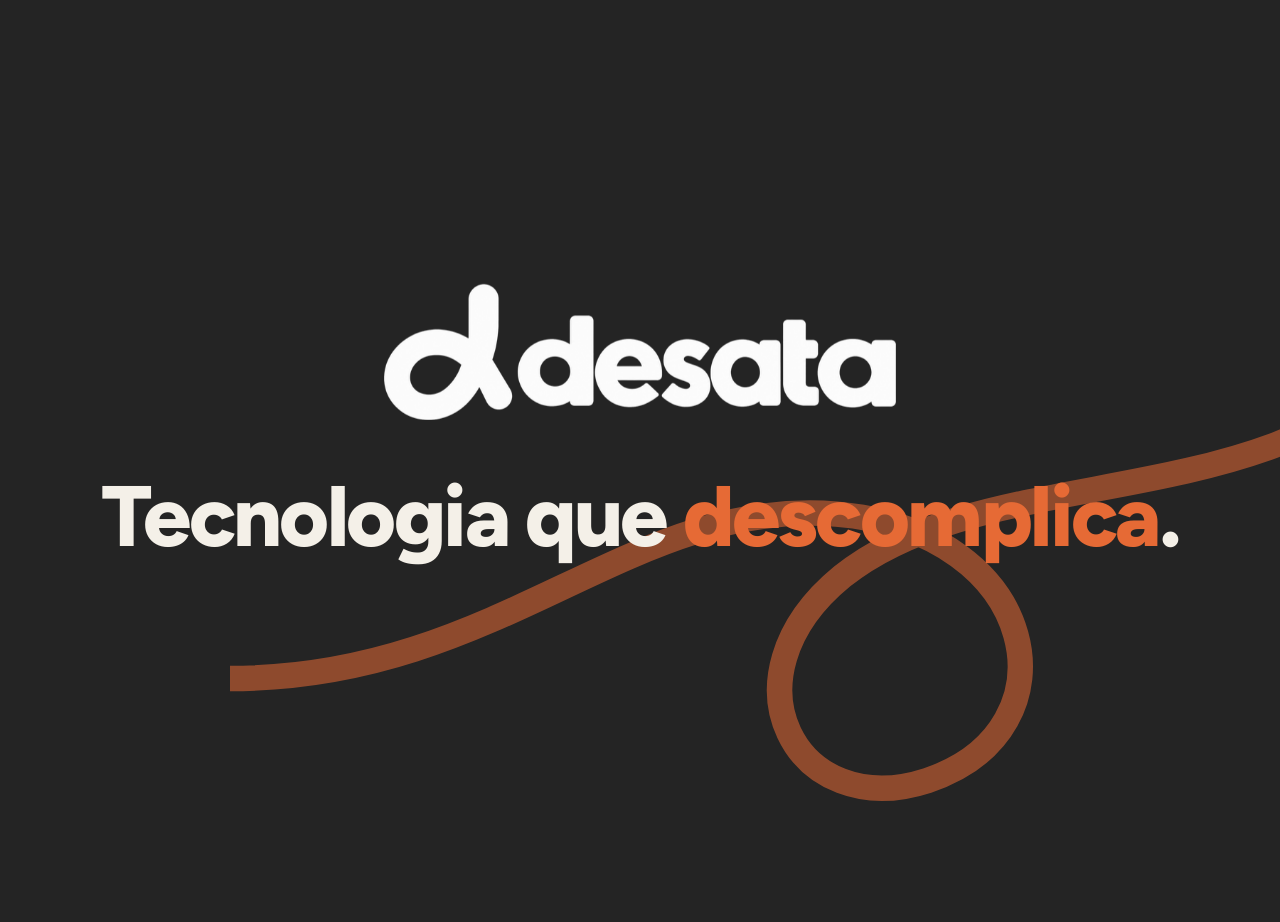
<file: demos/fecho/fecho.html>
<!DOCTYPE html>
<html lang="pt-BR">
<head>
<meta charset="utf-8">
<title>Desata — fecho</title>
<link rel="stylesheet" href="../../assets/css/fontes.css">
<style>
/* Assinatura da Desata para o fim de um vídeo.
   As medidas são em vw/vh para o mesmo arquivo servir a qualquer resolução
   vertical — o assinar.js abre esta página no tamanho do vídeo de destino. */
:root{--off:#F4F0E8;--graf:#242424;--lar:#E66A35;--claro:rgba(244,240,232,.76);}
*{margin:0;padding:0;box-sizing:border-box;}
body{width:100vw;height:100vh;overflow:hidden;background:var(--graf);color:var(--off);
     font-family:'Figtree',system-ui,sans-serif;
     display:flex;flex-direction:column;align-items:center;justify-content:center;position:relative;}

.laco{position:absolute;right:-11vw;top:8vh;width:93vw;color:var(--lar);opacity:.55;}
.laco path{fill:none;stroke:currentColor;stroke-width:9;stroke-linecap:round;
           stroke-dasharray:var(--len,2600);stroke-dashoffset:var(--len,2600);}
.laco.desenha path{animation:desatar 2.1s cubic-bezier(.22,.61,.36,1) forwards;}
@keyframes desatar{to{stroke-dashoffset:0;}}

img{width:40vw;opacity:0;transform:translateY(2.2vh);
    animation:sobe .85s cubic-bezier(.22,1,.36,1) .2s forwards;}
h1{font-size:6.7vw;letter-spacing:-.03em;font-weight:800;margin-top:5vh;text-align:center;
   opacity:0;transform:translateY(2.2vh);animation:sobe .85s cubic-bezier(.22,1,.36,1) .45s forwards;}
h1 em{font-style:normal;color:var(--lar);}
.contato{margin-top:5.5vh;font-size:3.3vw;font-weight:600;color:var(--claro);text-align:center;
         line-height:1.75;opacity:0;transform:translateY(2.2vh);
         animation:sobe .85s cubic-bezier(.22,1,.36,1) .7s forwards;}
.aviso{position:absolute;bottom:5vh;font-size:2.2vw;letter-spacing:.14em;text-transform:uppercase;
       color:#f4f0e866;opacity:0;animation:aparece .8s ease .95s forwards;}
@keyframes sobe{to{opacity:1;transform:none;}}
@keyframes aparece{to{opacity:1;}}
</style>
</head>
<body>
<svg class="laco" id="laco" viewBox="0 0 420 300">
  <path d="M0 214 C 96 214, 140 150, 214 156 C 286 162, 300 232, 246 250 C 200 265, 172 214, 216 178 C 268 136, 372 158, 420 96"/>
</svg>

<img src="../../assets/img/logo-desata-branco.png" alt="Desata">
<h1>Tecnologia que <em>descomplica</em>.</h1>
<p class="contato" id="contato"></p>
<p class="aviso" id="aviso"></p>

<script>
const params = new URLSearchParams(location.search);
document.getElementById("contato").innerHTML = (params.get("contato") || "").split("|").join("<br>");
document.getElementById("aviso").textContent = params.get("aviso") || "";

const laco = document.getElementById("laco");
laco.style.setProperty("--len", Math.ceil(laco.querySelector("path").getTotalLength()));
laco.classList.add("desenha");

// o assinar.js espera por isto para saber que a animação terminou
setTimeout(() => { document.title = "FIM"; }, Number(params.get("ms") || 6000));
</script>
</body>
</html>
</file>
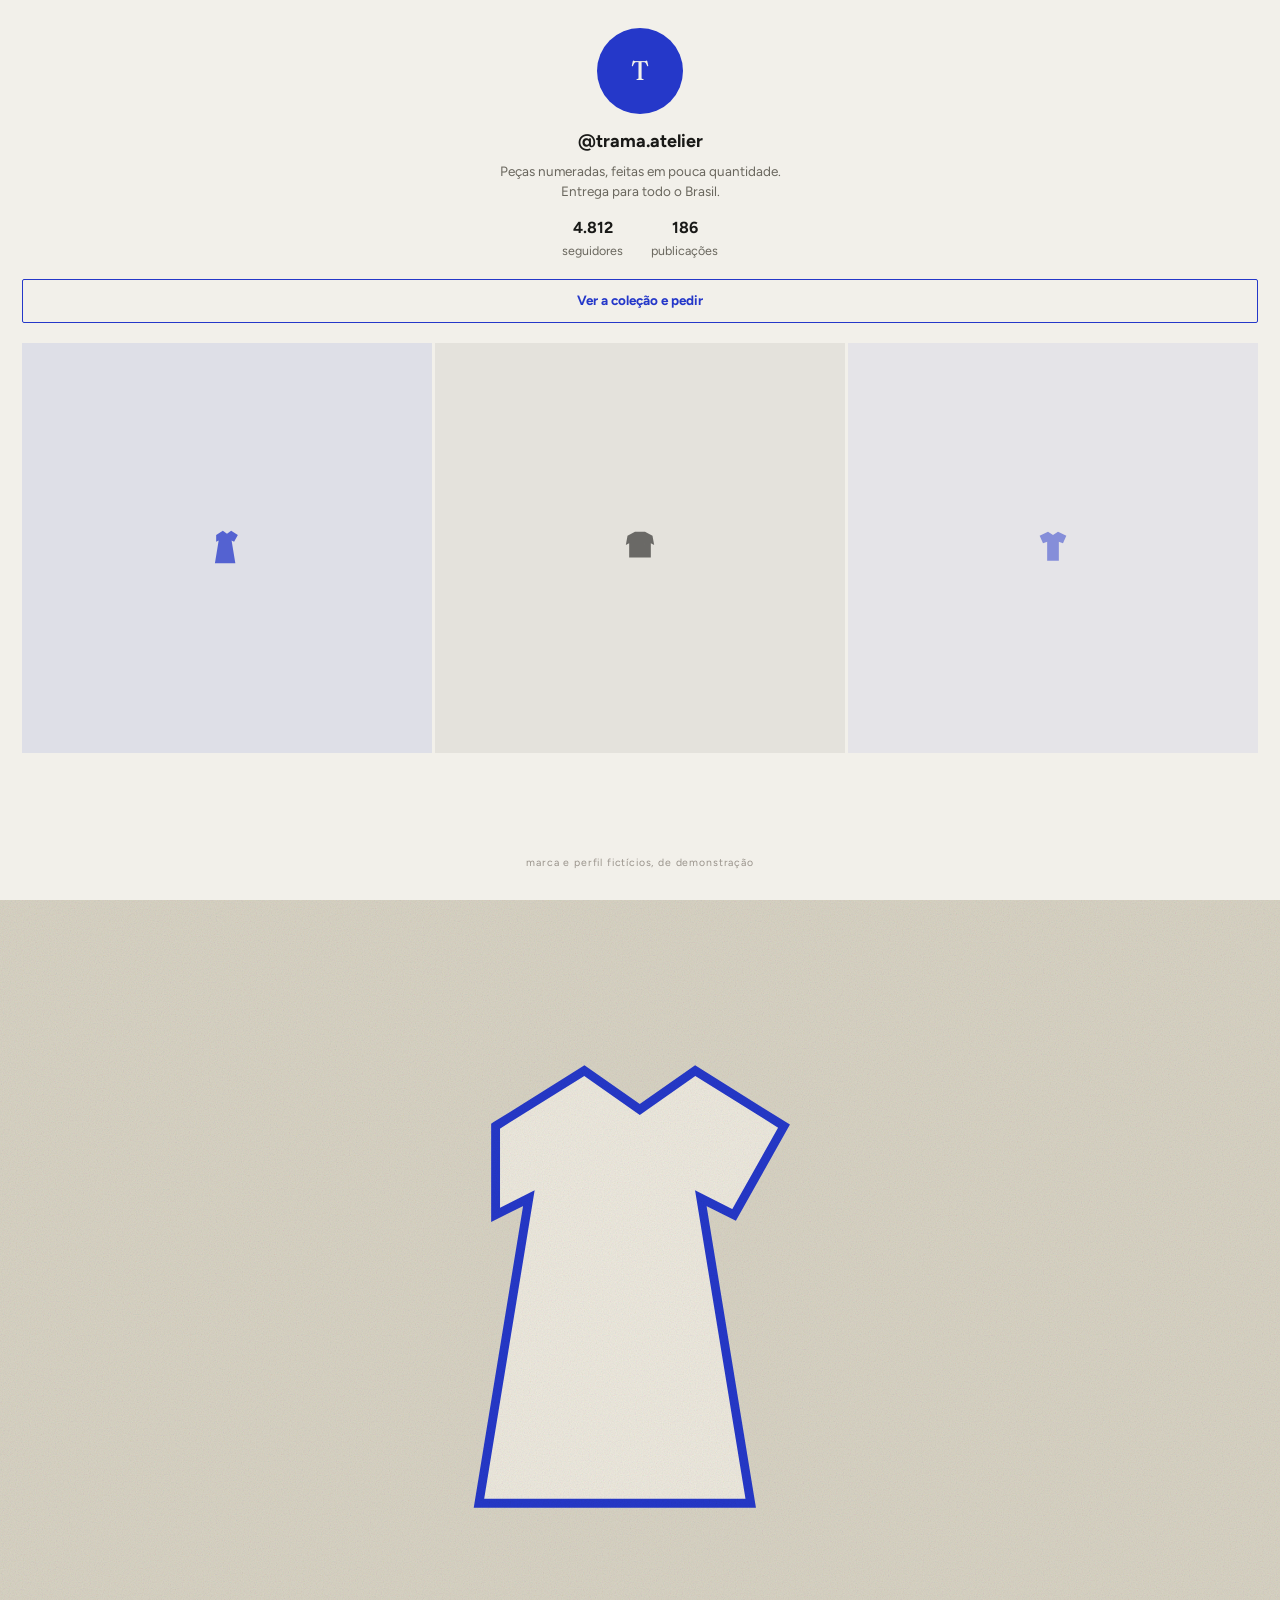
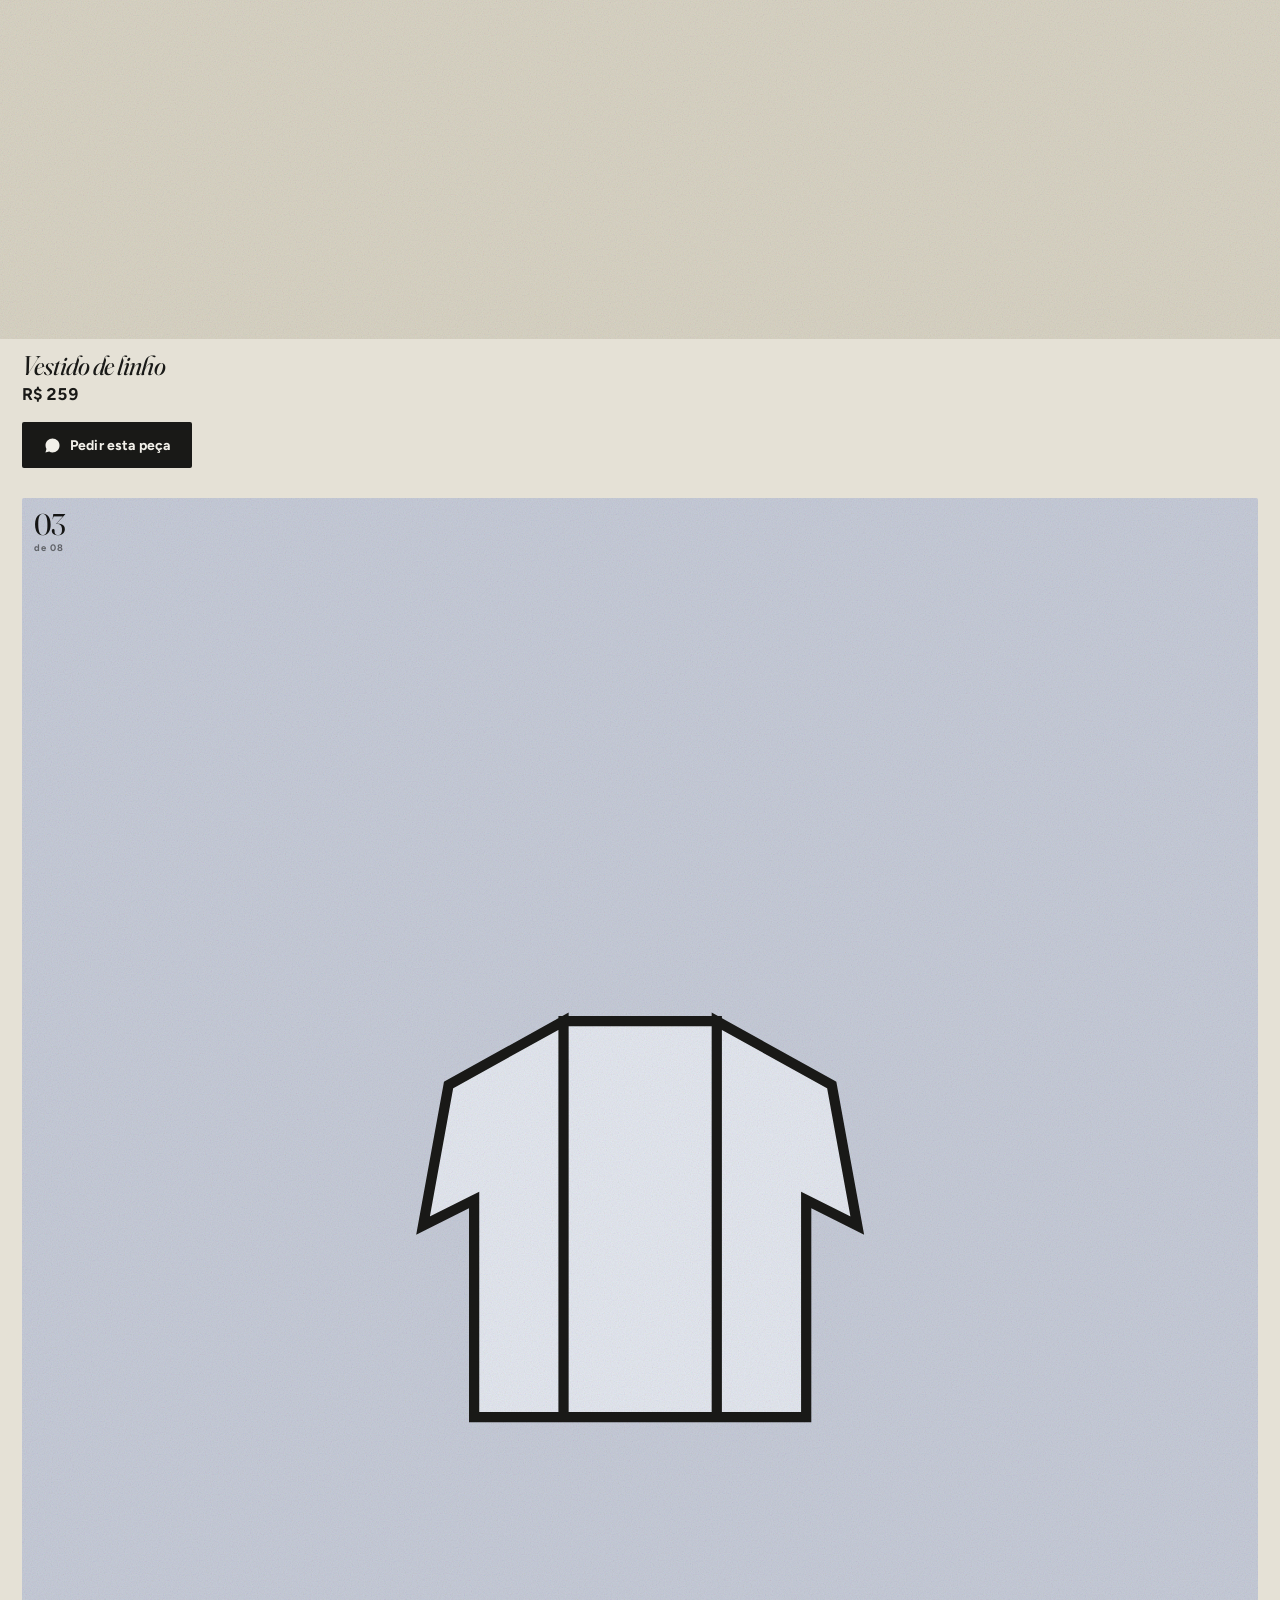
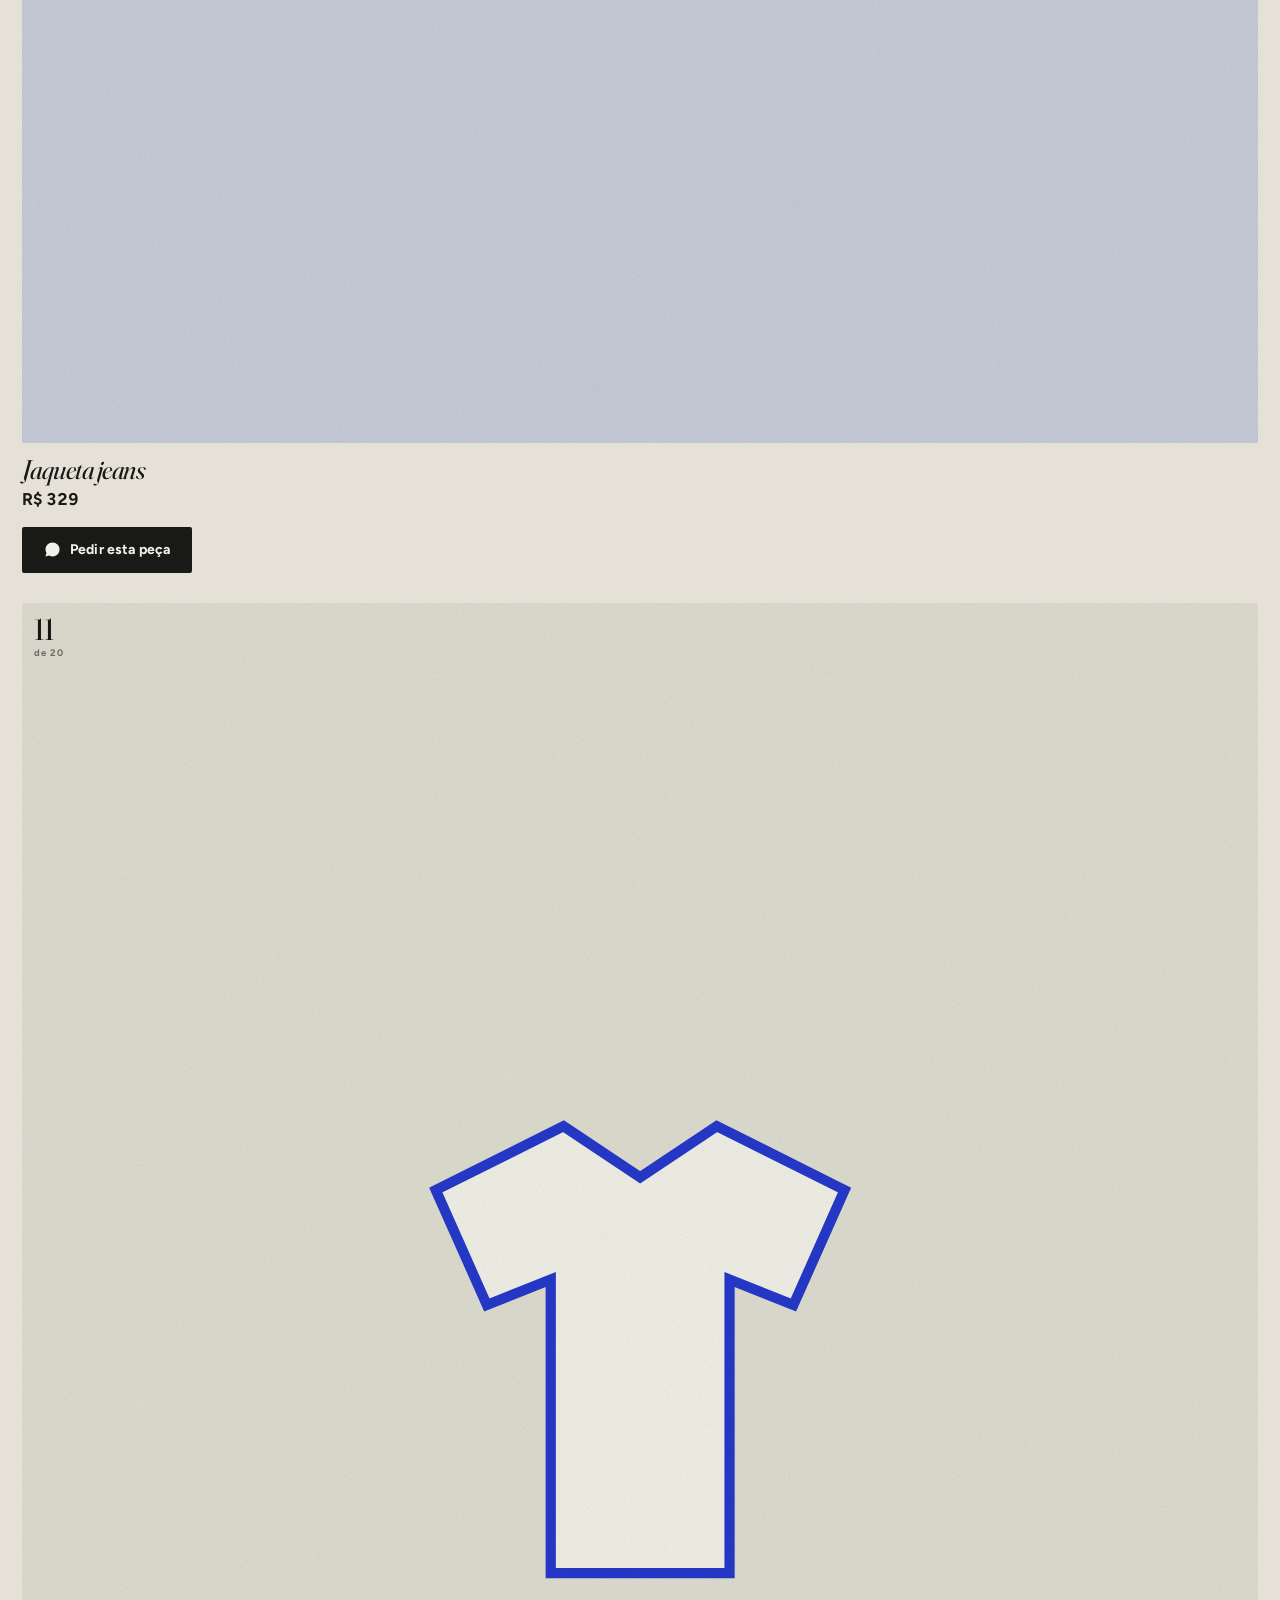
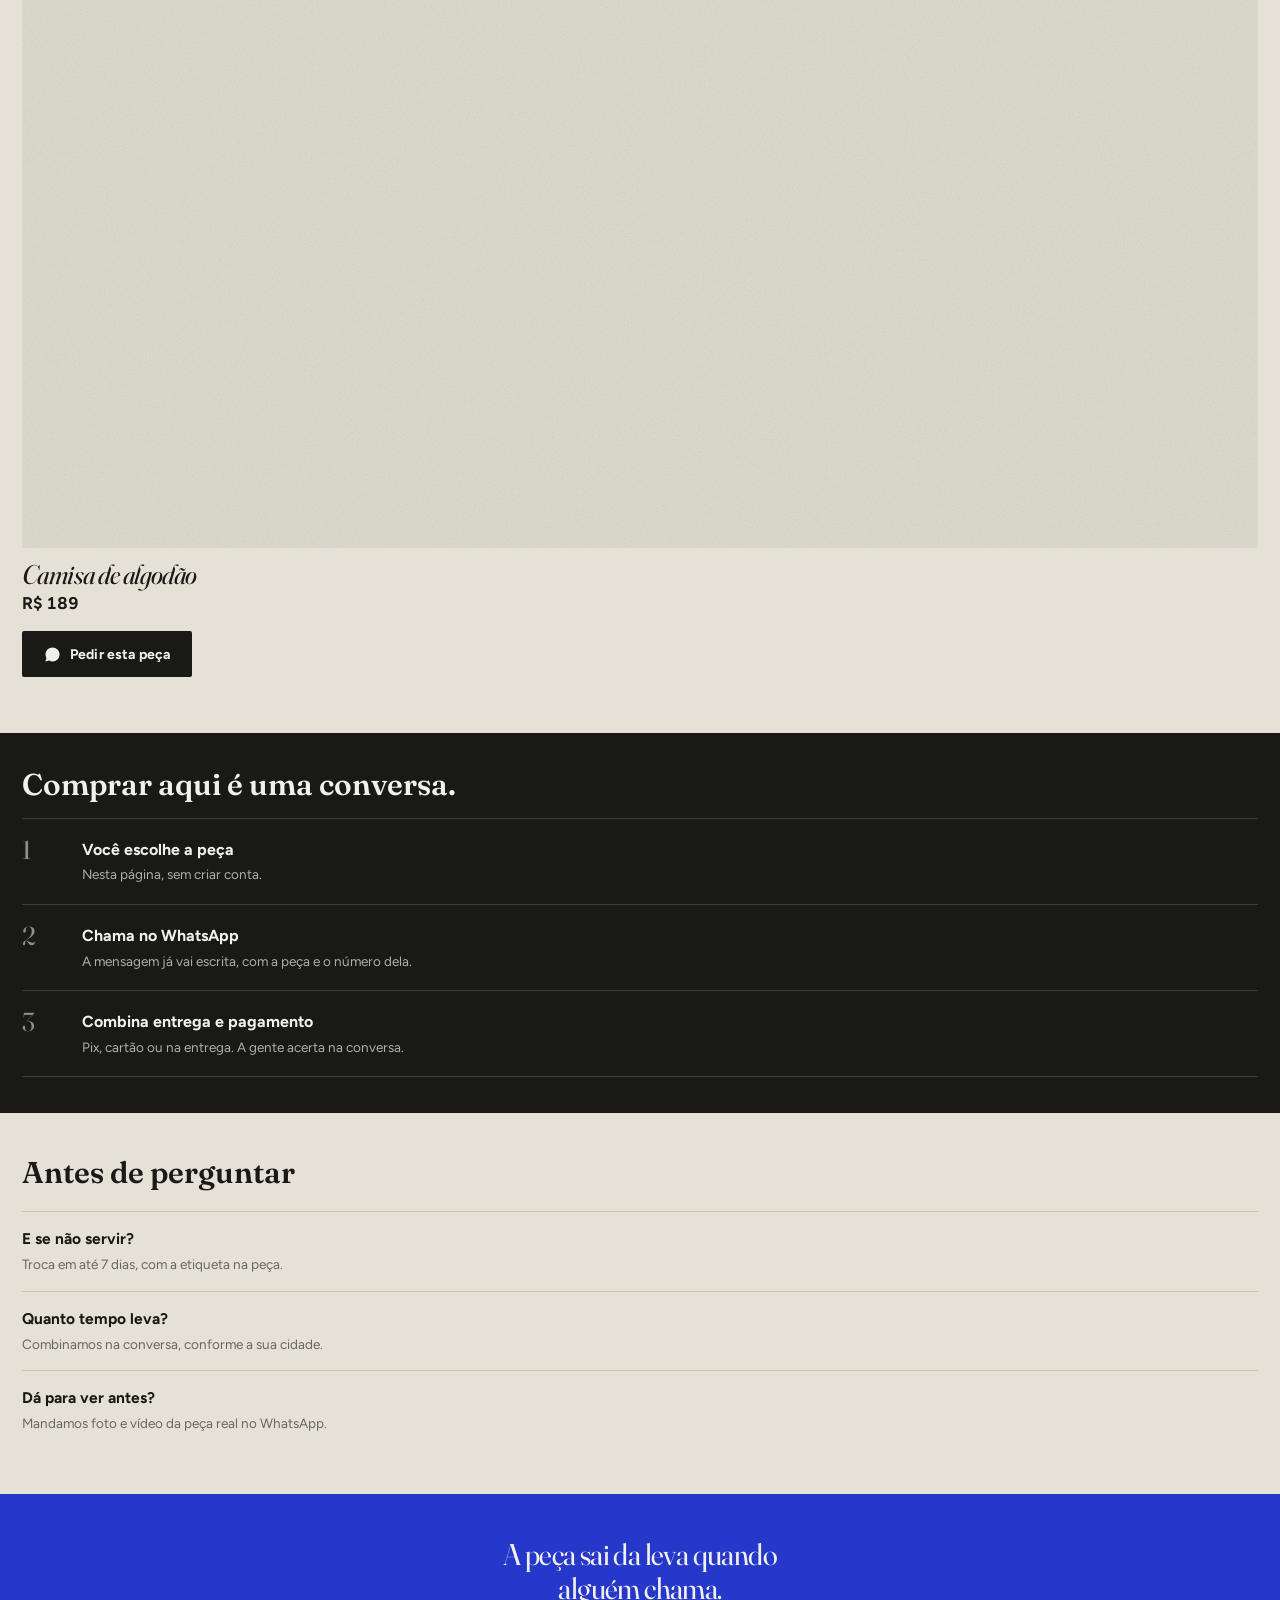
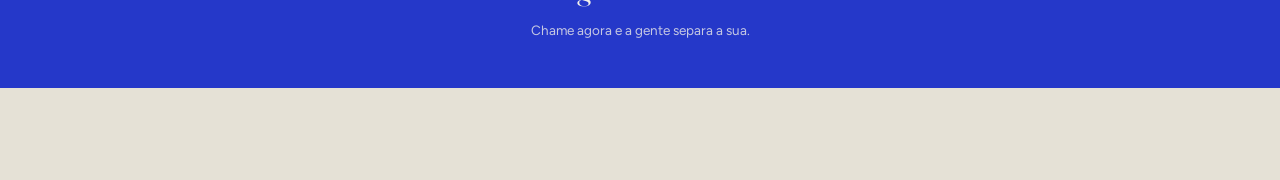
<file: demos/landing-roupas/pagina.html>
<!DOCTYPE html>
<html lang="pt-BR">
<head>
<meta charset="utf-8">
<meta name="viewport" content="width=device-width, initial-scale=1">
<title>Trama — peças numeradas</title>
<link rel="stylesheet" href="../../assets/css/fontes.css">
<link rel="stylesheet" href="fraunces.css">
<style>
/* =========================================================
   Trama — marca de exemplo, de roupas em peças numeradas.
   Identidade própria, separada da Desata: papel greige, tinta
   e cobalto. O número da edição é a estrutura da página.
   ========================================================= */
:root{
  --papel:#E5E1D6; --tinta:#191917; --cobalto:#2538C9; --giz:#F2F0EA;
  --mudo:#6A675E; --linha:#C9C4B6;
  --display:'Fraunces',Georgia,serif;
  --texto:'Figtree',system-ui,sans-serif;
}
*{margin:0;padding:0;box-sizing:border-box;}
body{font-family:var(--texto);background:var(--papel);color:var(--tinta);
     font-size:15px;line-height:1.6;padding-bottom:92px;}
::-webkit-scrollbar{display:none;}
svg{display:block;}
.display{font-family:var(--display);font-weight:400;letter-spacing:-.02em;line-height:.98;
         font-variation-settings:'opsz' 110;}

/* ---------- abertura ---------- */
.capa{background:var(--cobalto);color:var(--giz);padding:34px 22px 30px;position:relative;overflow:hidden;min-height:430px;
      display:flex;flex-direction:column;}
.capa__marca{font-family:var(--display);font-size:17px;letter-spacing:.04em;opacity:.85;}
.capa__num{font-family:var(--display);font-size:132px;line-height:.82;margin-top:30px;
           font-variation-settings:'opsz' 144;font-weight:300;
           opacity:0;transform:translateY(14px);}
.capa.vivo .capa__num{opacity:1;transform:none;transition:opacity 1s ease,transform 1.1s cubic-bezier(.2,.8,.2,1);}
.capa__leva{font-size:13px;letter-spacing:.02em;opacity:.78;margin-top:10px;
            opacity:0;transform:translateY(10px);}
.capa.vivo .capa__leva{opacity:.78;transform:none;transition:opacity .9s ease .2s,transform 1s ease .2s;}
.capa__peca{position:absolute;right:-26px;top:84px;width:220px;opacity:.26;}
.capa__peca path{fill:none;stroke:var(--giz);stroke-width:2.4;}
.capa__frase{font-family:var(--display);font-size:26px;line-height:1.16;max-width:15ch;margin-top:26px;
             opacity:0;transform:translateY(12px);}
.capa.vivo .capa__frase{opacity:1;transform:none;transition:opacity .9s ease .35s,transform 1s cubic-bezier(.2,.8,.2,1) .35s;}
.capa__sub{font-size:14px;opacity:.82;max-width:30ch;margin-top:14px;
           opacity:0;transform:translateY(10px);}
.capa.vivo .capa__sub{opacity:.82;transform:none;transition:opacity .9s ease .6s,transform 1s ease .6s;}
.capa__rastro{margin-top:auto;padding-top:26px;display:flex;align-items:center;gap:12px;font-size:12.5px;opacity:.7;}
.capa__rastro i{display:block;width:34px;height:1px;background:currentColor;}

/* ---------- lotes ---------- */
.lotes{padding:38px 22px 10px;}
.lotes__titulo{font-family:var(--display);font-size:32px;line-height:1.06;}
.lotes__linha{font-size:14px;color:var(--mudo);margin-top:8px;max-width:34ch;}

.lote{margin-top:30px;}
.lote__quadro{position:relative;aspect-ratio:4/5;border-radius:2px;display:grid;place-items:center;overflow:hidden;}
.lote__quadro::after{content:"";position:absolute;inset:0;pointer-events:none;opacity:.5;mix-blend-mode:multiply;
  background-image:url("data:image/svg+xml,%3Csvg xmlns='http://www.w3.org/2000/svg'%3E%3Cfilter id='n'%3E%3CfeTurbulence type='fractalNoise' baseFrequency='.85' numOctaves='3'/%3E%3C/filter%3E%3Crect width='100%25' height='100%25' filter='url(%23n)' opacity='.38'/%3E%3C/svg%3E");}
.lote--largo{margin-left:-22px;margin-right:-22px;}
.lote--largo .lote__quadro{border-radius:0;aspect-ratio:1/1;}
.lote--largo .lote__nome,.lote--largo .lote__preco,.lote--largo .lote__btn{margin-left:22px;}
.lote__ed{position:absolute;top:12px;left:12px;font-family:var(--display);font-size:30px;
          font-variation-settings:'opsz' 144;line-height:1;color:var(--tinta);mix-blend-mode:multiply;}
.lote__ed small{display:block;font-family:var(--texto);font-size:9.5px;font-weight:700;
                letter-spacing:.1em;opacity:.55;margin-top:3px;}
.lote__nome{font-family:var(--display);font-style:italic;font-size:27px;margin-top:14px;}
.lote__preco{font-size:17px;font-weight:700;margin-top:2px;font-variant-numeric:tabular-nums;}
.lote__btn{margin-top:14px;display:inline-flex;align-items:center;gap:9px;height:46px;padding:0 22px;
           border-radius:2px;background:var(--tinta);color:var(--giz);border:0;cursor:pointer;
           font-family:var(--texto);font-size:14px;font-weight:700;letter-spacing:.01em;
           transition:background .25s;}
.lote__btn svg{width:17px;height:17px;fill:currentColor;}
.lote__btn.pedido{background:var(--cobalto);}

/* ---------- como funciona ---------- */
.passos{margin-top:46px;background:var(--tinta);color:var(--giz);padding:36px 22px;}
.passos h2{font-family:var(--display);font-size:30px;line-height:1.08;}
.passo{display:grid;grid-template-columns:46px 1fr;gap:14px;padding:18px 0;
       border-bottom:1px solid #f2f0ea2b;}
.passo:first-of-type{margin-top:16px;border-top:1px solid #f2f0ea2b;}
.passo__n{font-family:var(--display);font-size:26px;line-height:1;opacity:.55;}
.passo h3{font-size:16px;font-weight:700;}
.passo p{font-size:13.5px;color:#f2f0eab0;margin-top:2px;}

/* ---------- dúvidas ---------- */
.duvidas{padding:36px 22px 10px;}
.duvidas h2{font-family:var(--display);font-size:30px;margin-bottom:14px;}
.duvida{border-top:1px solid var(--linha);padding:15px 0;}
.duvida h3{font-size:15.5px;font-weight:700;}
.duvida p{font-size:13.5px;color:var(--mudo);margin-top:2px;}

/* ---------- fecho ---------- */
.fecho{margin-top:34px;background:var(--cobalto);color:var(--giz);padding:44px 22px 46px;text-align:center;}
.fecho p{font-family:var(--display);font-size:30px;line-height:1.14;max-width:16ch;margin:0 auto;}
.fecho small{display:block;font-family:var(--texto);font-size:13.5px;opacity:.78;margin-top:14px;}

/* ---------- barra que segue ---------- */
.barra{position:fixed;left:0;right:0;bottom:0;z-index:30;padding:12px 16px 18px;
       background:linear-gradient(to top,var(--papel) 70%,#e5e1d600);}
.barra__btn{width:100%;height:54px;border:0;cursor:pointer;border-radius:2px;background:var(--cobalto);
            color:var(--giz);font-family:var(--texto);font-size:15.5px;font-weight:700;
            display:flex;align-items:center;justify-content:center;gap:10px;}
.barra__btn svg{width:20px;height:20px;fill:currentColor;}
.barra__btn.chama{animation:chama 1.2s ease 2;}
@keyframes chama{50%{transform:translateY(-3px);box-shadow:0 12px 26px -10px #2538c9cc;}}

/* ---------- perfil: onde o funil começa ---------- */
.perfil{position:fixed;inset:0;z-index:60;background:var(--giz);padding:28px 22px;
        display:flex;flex-direction:column;align-items:center;transition:opacity .5s,transform .55s;}
.perfil.sai{opacity:0;transform:scale(1.03);pointer-events:none;}
.perfil__av{width:86px;height:86px;border-radius:50%;background:var(--cobalto);color:var(--giz);
            display:grid;place-items:center;font-family:var(--display);font-size:27px;}
.perfil__user{font-weight:700;font-size:18px;margin-top:13px;}
.perfil__bio{font-size:13.5px;color:var(--mudo);text-align:center;margin-top:5px;line-height:1.5;}
.perfil__nums{display:flex;gap:28px;margin-top:14px;font-size:12.5px;color:var(--mudo);text-align:center;}
.perfil__nums b{display:block;font-size:16px;color:var(--tinta);font-weight:700;}
.perfil__link{margin-top:18px;width:100%;height:44px;border-radius:2px;border:1.5px solid var(--cobalto);
              color:var(--cobalto);display:flex;align-items:center;justify-content:center;
              font-weight:700;font-size:13.5px;}
.perfil__grade{display:grid;grid-template-columns:repeat(3,1fr);gap:3px;width:100%;margin-top:20px;}
.perfil__grade div{aspect-ratio:1;display:grid;place-items:center;}
.perfil__nota{margin-top:auto;font-size:10.5px;color:#9a948c;letter-spacing:.08em;}

/* ---------- whatsapp ---------- */
.zap{position:fixed;inset:0;z-index:70;background:#0b141a;opacity:0;pointer-events:none;
     transition:opacity .4s;padding:52px 16px 0;display:flex;flex-direction:column;}
.zap.on{opacity:1;}
.zap__cab{display:flex;align-items:center;gap:10px;margin-bottom:20px;color:#e9edef;}
.zap__av{width:34px;height:34px;border-radius:50%;background:var(--cobalto);color:var(--giz);
         display:grid;place-items:center;font-family:var(--display);font-size:13px;}
.zap__nome{font-size:15px;font-weight:600;}
.zap__st{font-size:11px;color:#8696a0;}
.balao{background:#005c4b;color:#e9edef;border-radius:12px 12px 3px 12px;padding:11px 13px;
       font-size:13.5px;line-height:1.5;align-self:flex-end;max-width:86%;white-space:pre-line;
       opacity:0;transform:translateY(9px) scale(.97);
       transition:opacity .35s,transform .4s cubic-bezier(.34,1.56,.64,1);}
.balao.on{opacity:1;transform:none;}
.balao small{display:block;font-size:10px;color:#ffffff8c;text-align:right;margin-top:4px;}

@media (prefers-reduced-motion:reduce){*{animation:none!important;transition:none!important;}}
</style>
</head>
<body>

<!-- ========== o funil começa no link do perfil ========== -->
<div class="perfil" id="perfil">
  <div class="perfil__av">T</div>
  <p class="perfil__user">@trama.atelier</p>
  <p class="perfil__bio">Peças numeradas, feitas em pouca quantidade.<br>Entrega para todo o Brasil.</p>
  <div class="perfil__nums">
    <div><b>4.812</b>seguidores</div>
    <div><b>186</b>publicações</div>
  </div>
  <div class="perfil__link" id="link-bio">Ver a coleção e pedir</div>
  <div class="perfil__grade">
    <div style="background:#2538C918"><svg viewBox="0 0 120 110" width="50"><path fill="#2538C9" opacity=".75" d="M34 24 50 14l10 7 10-7 16 10-9 16-6-3 9 55H31l9-55-6 3z"/></svg></div>
    <div style="background:#19191710"><svg viewBox="0 0 120 110" width="50"><path fill="#191917" opacity=".6" d="M30 26 48 16v62H34V44l-8 4zm60 0L72 16v62h14V44l8 4zM48 16h24v62H48z"/></svg></div>
    <div style="background:#2538C910"><svg viewBox="0 0 120 110" width="50"><path fill="#2538C9" opacity=".5" d="M28 26 48 16l12 8 12-8 20 10-8 18-10-4v46H46V40l-10 4z"/></svg></div>
  </div>
  <p class="perfil__nota">marca e perfil fictícios, de demonstração</p>
</div>

<!-- ========== abertura ========== -->
<header class="capa" id="capa">
  <p class="capa__marca">Trama</p>
  <p class="capa__num display">09</p>
  <p class="capa__leva">peças nesta leva</p>
  <svg class="capa__peca" viewBox="0 0 120 110"><path d="M34 24 50 14l10 7 10-7 16 10-9 16-6-3 9 55H31l9-55-6 3z"/></svg>
  <p class="capa__frase">Cada peça é numerada. Quando acaba, acabou.</p>
  <p class="capa__sub">Você escolhe aqui e fecha a compra conversando com a gente. Sem cadastro, sem carrinho.</p>
  <p class="capa__rastro"><i></i> role para ver a leva de outubro</p>
</header>

<!-- ========== as peças ========== -->
<section class="lotes" id="lotes">
  <h2 class="lotes__titulo">A leva de outubro</h2>
  <p class="lotes__linha">Nove peças saíram do atelier. Cada botão abre o WhatsApp já dizendo qual delas é.</p>
  <div id="pecas"></div>
</section>

<!-- ========== como funciona ========== -->
<section class="passos">
  <h2>Comprar aqui é uma conversa.</h2>
  <div class="passo">
    <span class="passo__n display">1</span>
    <div><h3>Você escolhe a peça</h3><p>Nesta página, sem criar conta.</p></div>
  </div>
  <div class="passo">
    <span class="passo__n display">2</span>
    <div><h3>Chama no WhatsApp</h3><p>A mensagem já vai escrita, com a peça e o número dela.</p></div>
  </div>
  <div class="passo">
    <span class="passo__n display">3</span>
    <div><h3>Combina entrega e pagamento</h3><p>Pix, cartão ou na entrega. A gente acerta na conversa.</p></div>
  </div>
</section>

<!-- ========== dúvidas ========== -->
<section class="duvidas">
  <h2>Antes de perguntar</h2>
  <div class="duvida"><h3>E se não servir?</h3><p>Troca em até 7 dias, com a etiqueta na peça.</p></div>
  <div class="duvida"><h3>Quanto tempo leva?</h3><p>Combinamos na conversa, conforme a sua cidade.</p></div>
  <div class="duvida"><h3>Dá para ver antes?</h3><p>Mandamos foto e vídeo da peça real no WhatsApp.</p></div>
</section>

<!-- ========== fecho ========== -->
<section class="fecho">
  <p class="display">A peça sai da leva quando alguém chama.</p>
  <small>Chame agora e a gente separa a sua.</small>
</section>

<div class="barra">
  <button class="barra__btn" id="btn-fixo">
    <svg viewBox="0 0 24 24"><path d="M12.04 2C6.58 2 2.14 6.44 2.14 11.9c0 1.75.46 3.45 1.32 4.95L2 22l5.3-1.39a9.86 9.86 0 0 0 4.74 1.21c5.46 0 9.9-4.44 9.9-9.9 0-2.65-1.03-5.14-2.9-7.01A9.82 9.82 0 0 0 12.04 2Zm4.52 13.97c-.25-.12-1.47-.72-1.69-.81-.23-.08-.39-.12-.56.13-.16.24-.64.8-.78.97-.15.16-.29.18-.53.06-.25-.12-1.05-.39-1.99-1.23-.74-.66-1.23-1.47-1.38-1.71-.14-.25-.01-.38.11-.5.11-.11.25-.29.37-.43.13-.15.17-.25.25-.41.08-.17.04-.31-.02-.43-.06-.12-.56-1.34-.76-1.84-.2-.48-.4-.42-.56-.43h-.48c-.16 0-.43.06-.65.31-.22.24-.86.84-.86 2.05s.88 2.38 1 2.54c.12.16 1.73 2.65 4.2 3.72.59.25 1.04.4 1.4.52.59.19 1.12.16 1.55.1.47-.07 1.47-.6 1.67-1.18.21-.58.21-1.07.15-1.18-.06-.11-.22-.17-.47-.29Z"/></svg>
    Falar no WhatsApp
  </button>
</div>

<div class="zap" id="zap">
  <div class="zap__cab">
    <div class="zap__av">T</div>
    <div><p class="zap__nome">Trama atelier</p><p class="zap__st">online</p></div>
  </div>
  <div class="balao" id="balao"></div>
</div>

<script>
const ZAP_SVG = '<svg viewBox="0 0 24 24"><path d="M12.04 2C6.58 2 2.14 6.44 2.14 11.9c0 1.75.46 3.45 1.32 4.95L2 22l5.3-1.39a9.86 9.86 0 0 0 4.74 1.21c5.46 0 9.9-4.44 9.9-9.9 0-2.65-1.03-5.14-2.9-7.01A9.82 9.82 0 0 0 12.04 2Zm4.52 13.97c-.25-.12-1.47-.72-1.69-.81-.23-.08-.39-.12-.56.13-.16.24-.64.8-.78.97-.15.16-.29.18-.53.06-.25-.12-1.05-.39-1.99-1.23-.74-.66-1.23-1.47-1.38-1.71-.14-.25-.01-.38.11-.5.11-.11.25-.29.37-.43.13-.15.17-.25.25-.41.08-.17.04-.31-.02-.43-.06-.12-.56-1.34-.76-1.84-.2-.48-.4-.42-.56-.43h-.48c-.16 0-.43.06-.65.31-.22.24-.86.84-.86 2.05s.88 2.38 1 2.54c.12.16 1.73 2.65 4.2 3.72.59.25 1.04.4 1.4.52.59.19 1.12.16 1.55.1.47-.07 1.47-.6 1.67-1.18.21-.58.21-1.07.15-1.18-.06-.11-.22-.17-.47-.29Z"/></svg>';

const PECAS = [
  {id:1, nome:"Vestido de linho", ed:"07", de:"12", preco:259, fundo:"#D8D3C4", tom:"#EDE9DE", traco:"#2538C9", largo:true,
   d:'<path d="M34 24 50 14l10 7 10-7 16 10-9 16-6-3 9 55H31l9-55-6 3z"/>'},
  {id:2, nome:"Jaqueta jeans",    ed:"03", de:"08", preco:329, fundo:"#C6CBD8", tom:"#E3E7EF", traco:"#191917",
   d:'<path d="M30 26 48 16v62H34V44l-8 4zm60 0L72 16v62h14V44l8 4zM48 16h24v62H48z"/>'},
  {id:3, nome:"Camisa de algodão",ed:"11", de:"20", preco:189, fundo:"#DDDCCF", tom:"#F0EFE6", traco:"#2538C9",
   d:'<path d="M28 26 48 16l12 8 12-8 20 10-8 18-10-4v46H46V40l-10 4z"/>'},
];
const reais = n => "R$ " + n.toLocaleString("pt-BR");
const $ = s => document.querySelector(s);

$("#pecas").innerHTML = PECAS.map(p => `
  <article class="lote${p.largo ? " lote--largo" : ""}" data-id="${p.id}">
    <div class="lote__quadro" style="background:${p.fundo}">
      <svg viewBox="0 0 120 110" width="${p.largo ? "52%" : "62%"}">
        <path d="${p.d.match(/d="([^"]+)"/)[1]}" fill="${p.tom}" stroke="${p.traco}" stroke-width="1.6"/>
      </svg>
      <span class="lote__ed display">${p.ed}<small>de ${p.de}</small></span>
    </div>
    <p class="lote__nome display">${p.nome}</p>
    <p class="lote__preco">${reais(p.preco)}</p>
    <button class="lote__btn">${ZAP_SVG} Pedir esta peça</button>
  </article>`).join("");

const api = {
  abrirCapa(){ $("#capa").classList.add("vivo"); },
  entrar(){ $("#perfil").classList.add("sai"); this.abrirCapa(); },
  rolar(y, ms=1000){
    return new Promise(r=>{ const ini=scrollY, dif=y-ini, t0=performance.now();
      (function passo(t){ const k=Math.min(1,(t-t0)/ms), e=k<.5?2*k*k:1-Math.pow(-2*k+2,2)/2;
        scrollTo(0, ini+dif*e); k<1?requestAnimationFrame(passo):r(); })(t0); });
  },
  chamar(){ $("#btn-fixo").classList.add("chama"); setTimeout(()=>$("#btn-fixo").classList.remove("chama"),2600); },
  pedir(id){
    const p = PECAS.find(x=>x.id===id);
    const b = document.querySelector(`.lote[data-id="${id}"] .lote__btn`);
    if(b){ b.classList.add("pedido"); b.innerHTML = ZAP_SVG + " Abrindo o WhatsApp"; }
    this.msg(`Oi! Vi no site e quero esta peça:\n\n${p.nome} — número ${p.ed} de ${p.de}\n${reais(p.preco)}\n\nAinda está disponível?`);
  },
  geral(){ this.msg("Oi! Vim pelo site e quero ver o que ainda tem da leva de outubro."); },
  msg(t){
    $("#zap").classList.add("on");
    setTimeout(()=>{ $("#balao").innerHTML = t + "<small>agora ✓✓</small>"; $("#balao").classList.add("on"); }, 400);
  },
  fecharZap(){
    $("#zap").classList.remove("on"); $("#balao").classList.remove("on");
    document.querySelectorAll(".lote__btn").forEach(b=>{ b.classList.remove("pedido"); b.innerHTML = ZAP_SVG + " Pedir esta peça"; });
  }
};
window.api = api;
</script>
</body>
</html>
</file>
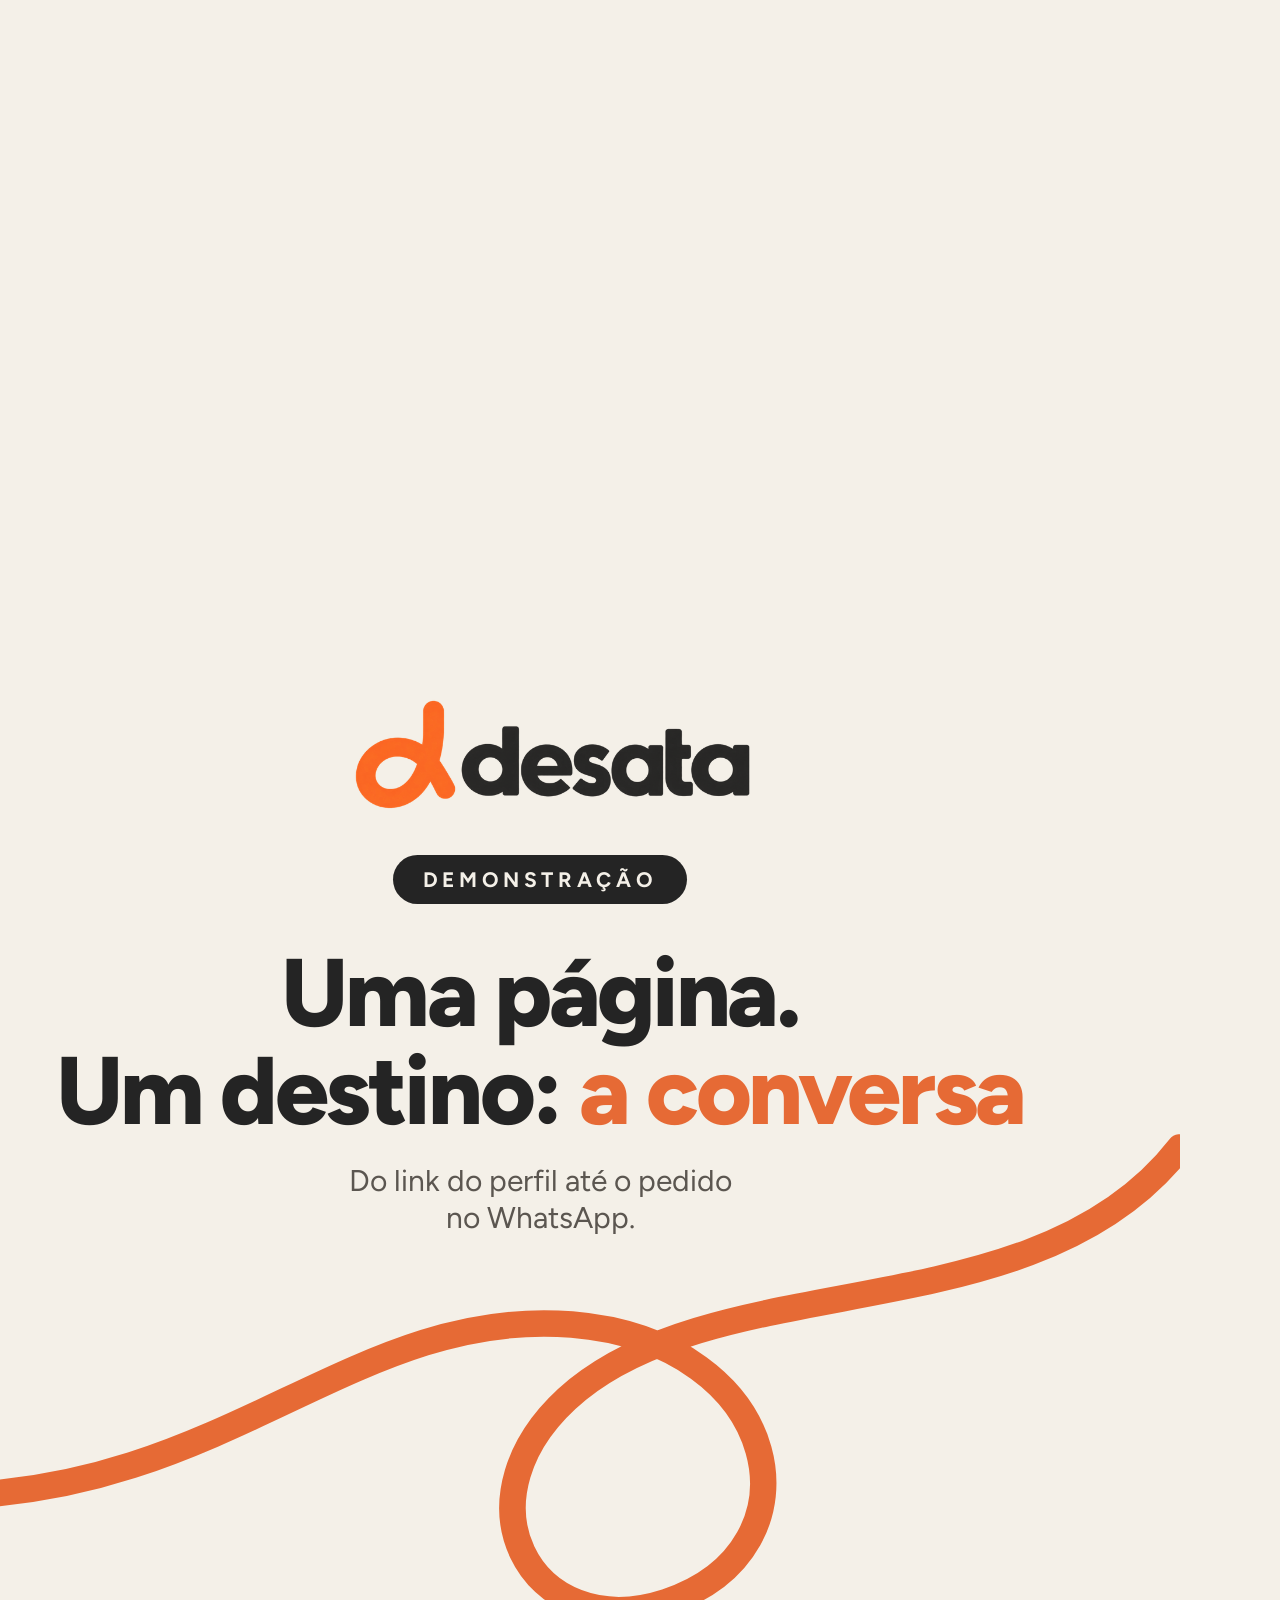
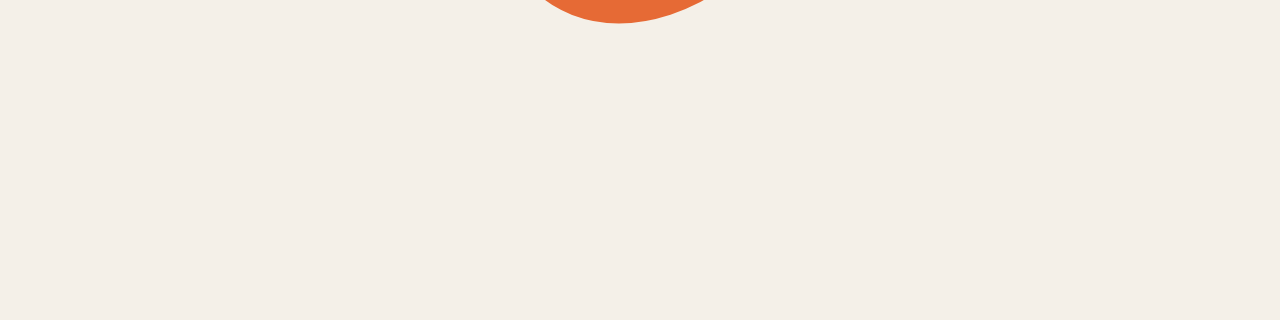
<file: demos/landing-roupas/palco.html>
<!DOCTYPE html>
<html lang="pt-BR">
<head>
<meta charset="utf-8">
<title>Desata — landing page</title>
<link rel="stylesheet" href="../../assets/css/fontes.css">
<link rel="stylesheet" href="../palco.css">
</head>
<body>

<!-- ============ abertura ============ -->
<section class="cena intro" id="intro">
  <img class="intro__logo" src="../../assets/img/logo-desata-colorido.png" alt="Desata">
  <div class="intro__pill">Demonstração</div>
  <h1>Uma página.<br>Um destino: <em>a conversa</em></h1>
  <p>Do link do perfil até o pedido no WhatsApp.</p>
  <svg class="intro__laco laco" id="laco-intro" viewBox="0 0 420 300">
    <path d="M0 214 C 96 214, 140 150, 214 156 C 286 162, 300 232, 246 250 C 200 265, 172 214, 216 178 C 268 136, 372 158, 420 96"/>
  </svg>
</section>

<!-- ============ demonstração ============ -->
<section class="cena demo" id="demo">
  <div class="demo__topo">
    <img src="../../assets/img/logo-desata-colorido.png" alt="Desata">
    <span class="demo__tag">Demonstração</span>
  </div>

  <div class="fone" id="fone">
    <div class="fone__entalhe"></div>
    <div class="fone__tela">
      <iframe id="tela" src="pagina.html"></iframe>
      <div class="onda" id="onda"></div>
      <div class="toque" id="toque"></div>
    </div>
  </div>

  <div class="legenda"><span id="legenda"></span></div>
</section>

<!-- ============ fecho ============ -->
<section class="cena outro" id="outro">
  <svg class="outro__laco laco" id="laco-outro" viewBox="0 0 420 300">
    <path d="M0 214 C 96 214, 140 150, 214 156 C 286 162, 300 232, 246 250 C 200 265, 172 214, 216 178 C 268 136, 372 158, 420 96"/>
  </svg>
  <img src="../../assets/img/logo-desata-branco.png" alt="Desata">
  <h2>Tecnologia que <em>descomplica</em>.</h2>
  <p class="contato" id="contato"></p>
  <p class="aviso">Demonstração · peças e preços ilustrativos</p>
</section>

<script src="roteiro.js"></script>
</body>
</html>
</file>
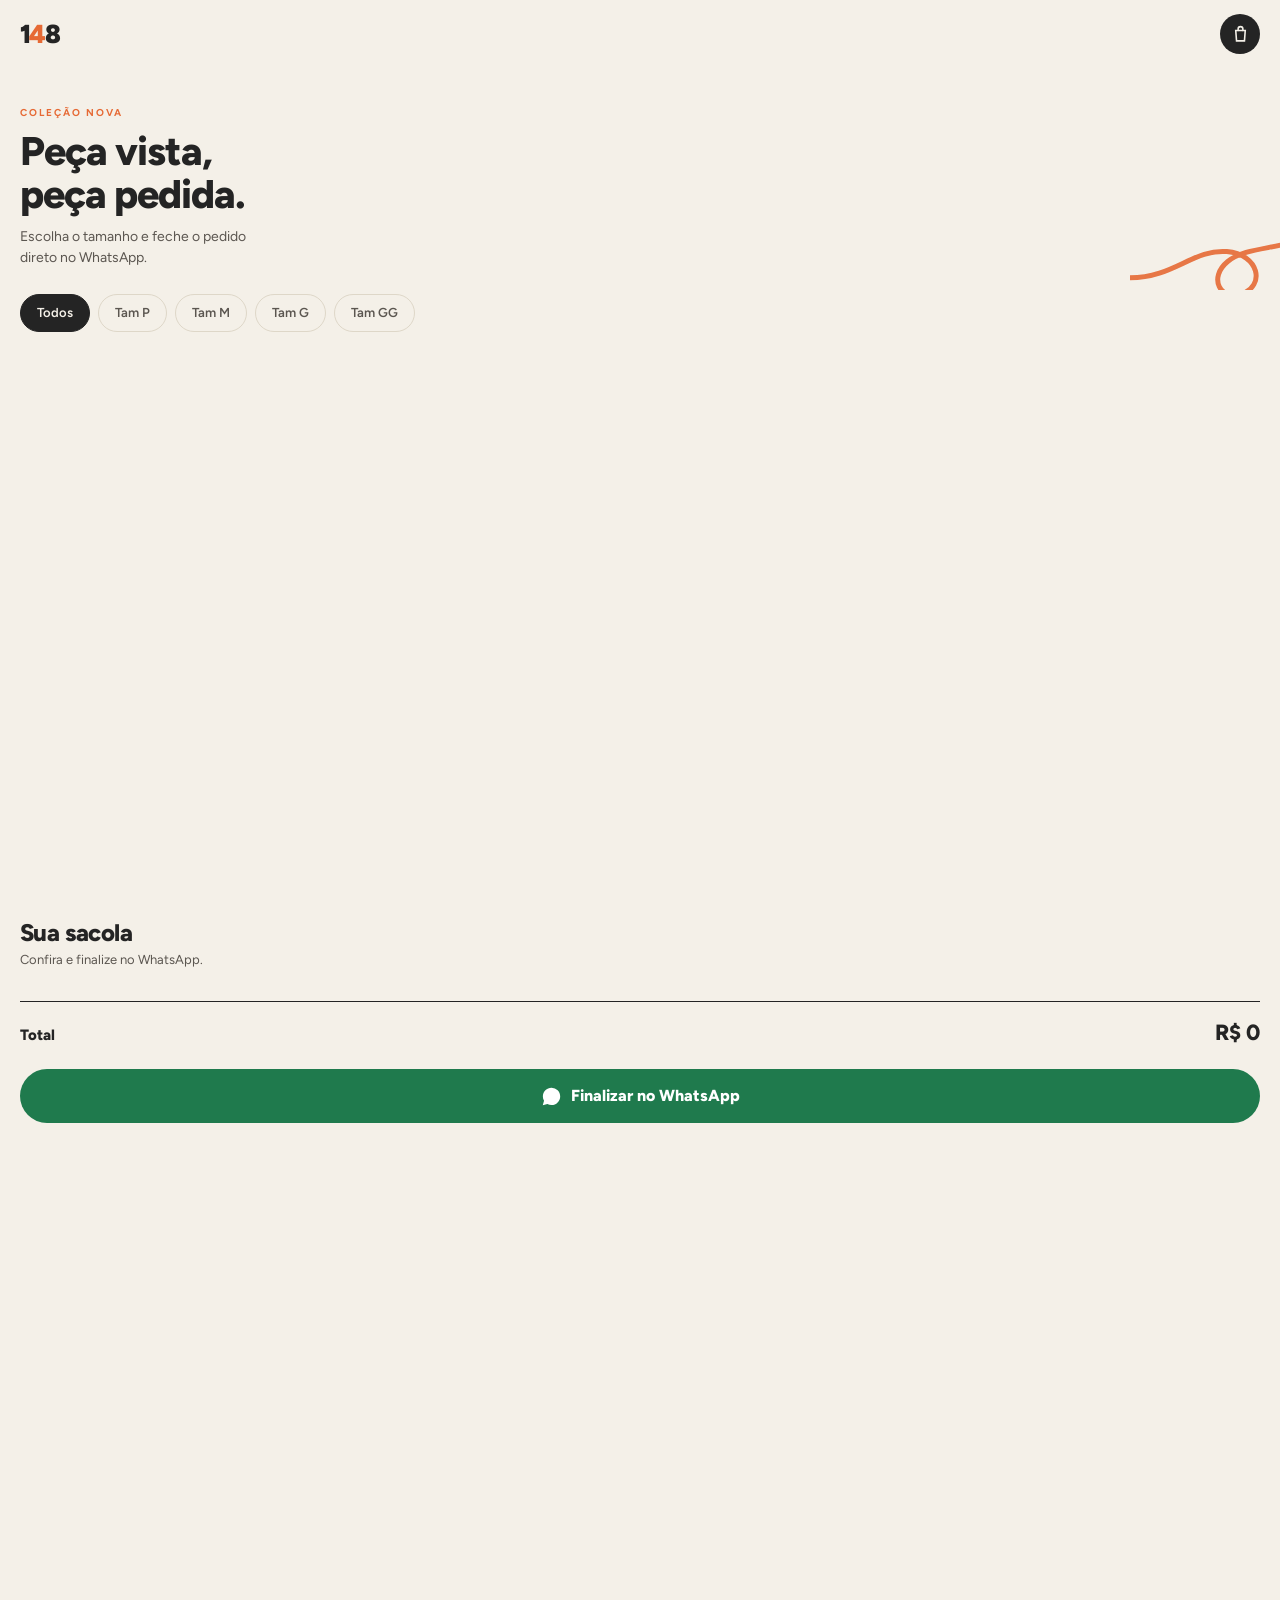
<file: demos/loja-roupas/loja.html>
<!DOCTYPE html>
<html lang="pt-BR">
<head>
<meta charset="utf-8">
<meta name="viewport" content="width=device-width, initial-scale=1">
<title>148 — demonstração</title>
<link rel="stylesheet" href="../../assets/css/fontes.css">
<style>
:root{
  --off:#F4F0E8; --graf:#242424; --lar:#E66A35;
  --off2:#EBE5D9; --off3:#DED7C8; --suave:#5B5650; --verde:#1F7A4D;
}
*{margin:0;padding:0;box-sizing:border-box;-webkit-tap-highlight-color:transparent;}
body{font-family:'Figtree',system-ui,sans-serif;background:var(--off);color:var(--graf);
     font-size:15px;line-height:1.5;overflow-x:hidden;}
::-webkit-scrollbar{display:none;}
h1,h2,h3{letter-spacing:-.025em;line-height:1.08;font-weight:800;}
img,svg{display:block;max-width:100%;}
button{font:inherit;color:inherit;border:0;background:none;cursor:pointer;}

/* ---------- topo ---------- */
.topo{position:sticky;top:0;z-index:20;background:var(--off);
      display:flex;align-items:center;justify-content:space-between;
      padding:14px 20px;border-bottom:1px solid transparent;transition:border-color .3s;}
.topo.rolou{border-bottom-color:var(--off3);}
.marca{font-size:26px;font-weight:900;letter-spacing:-.06em;}
.marca span{color:var(--lar);}
.sacola-btn{position:relative;width:40px;height:40px;display:grid;place-items:center;
            border-radius:50%;background:var(--graf);color:var(--off);}
.sacola-btn svg{width:19px;height:19px;}
.badge{position:absolute;top:-3px;right:-3px;min-width:20px;height:20px;border-radius:10px;
       background:var(--lar);color:var(--graf);font-size:11px;font-weight:800;
       display:grid;place-items:center;transform:scale(0);transition:transform .35s cubic-bezier(.34,1.56,.64,1);}
.badge.on{transform:scale(1);}

/* ---------- vitrine ---------- */
.hero{padding:26px 20px 22px;position:relative;overflow:hidden;}
.hero .olho{font-size:10px;font-weight:700;letter-spacing:.2em;text-transform:uppercase;
            color:var(--lar);margin-bottom:10px;}
.hero h1{font-size:40px;max-width:9ch;}
.hero p{color:var(--suave);margin-top:10px;font-size:14px;max-width:26ch;}
.hero .laco{position:absolute;right:-40px;bottom:-26px;width:190px;color:var(--lar);opacity:.9;}
.laco path{fill:none;stroke:currentColor;stroke-width:11;stroke-linecap:round;}

.filtros{display:flex;gap:8px;padding:4px 20px 18px;overflow-x:auto;}
.chip{flex:none;padding:8px 16px;border-radius:999px;border:1.5px solid var(--off3);
      font-size:13px;font-weight:600;color:var(--suave);transition:all .25s;}
.chip.on{background:var(--graf);border-color:var(--graf);color:var(--off);}

.grade{display:grid;grid-template-columns:1fr 1fr;gap:14px;padding:0 20px 28px;}
.card{border-radius:16px;overflow:hidden;background:var(--off2);
      opacity:0;transform:translateY(22px);transition:opacity .55s ease,transform .55s ease;}
.card.ver{opacity:1;transform:none;}
.card.fora{display:none;}
.card .foto{aspect-ratio:3/4;display:grid;place-items:center;transition:transform .5s;}
.card:active .foto{transform:scale(.97);}
.card .info{padding:10px 12px 14px;background:var(--off);}
.card h3{font-size:14px;font-weight:700;letter-spacing:-.01em;}
.card .preco{font-size:15px;font-weight:800;margin-top:3px;}
.card .tams{font-size:11px;color:var(--suave);margin-top:3px;letter-spacing:.06em;}

/* ---------- detalhe ---------- */
.detalhe{position:fixed;inset:0;z-index:40;background:var(--off);
         transform:translateY(100%);transition:transform .5s cubic-bezier(.4,0,.2,1);
         display:flex;flex-direction:column;}
.detalhe.on{transform:none;}
.detalhe .foto-grande{height:46%;display:grid;place-items:center;position:relative;}
.voltar{position:absolute;top:16px;left:16px;width:38px;height:38px;border-radius:50%;
        background:#fffc;display:grid;place-items:center;font-size:19px;}
.detalhe .corpo{flex:1;padding:22px 20px;display:flex;flex-direction:column;}
.detalhe h2{font-size:26px;}
.detalhe .preco{font-size:24px;font-weight:800;margin-top:6px;}
.detalhe .desc{color:var(--suave);font-size:13.5px;margin-top:10px;}
.rotulo{font-size:10px;font-weight:700;letter-spacing:.18em;text-transform:uppercase;
        color:var(--suave);margin:20px 0 9px;}
.tamanhos{display:flex;gap:9px;}
.tam{width:46px;height:46px;border-radius:12px;border:1.5px solid var(--off3);
     display:grid;place-items:center;font-weight:700;font-size:14px;transition:all .25s;}
.tam.on{background:var(--graf);border-color:var(--graf);color:var(--off);transform:scale(1.06);}
.tam.off{opacity:.3;text-decoration:line-through;}
.btn{margin-top:auto;height:54px;border-radius:999px;background:var(--lar);color:var(--graf);
     font-weight:800;font-size:16px;display:grid;place-items:center;transition:transform .2s,background .2s;}
.btn:active{transform:scale(.98);}
.btn--zap{background:var(--verde);color:#fff;display:flex;gap:9px;align-items:center;justify-content:center;}
.btn--zap svg{width:21px;height:21px;}

/* ---------- sacola ---------- */
.sacola{position:fixed;inset:0;z-index:50;background:var(--off);
        transform:translateY(100%);transition:transform .5s cubic-bezier(.4,0,.2,1);
        display:flex;flex-direction:column;padding:20px;}
.sacola.on{transform:none;}
.sacola h2{font-size:24px;margin-bottom:4px;}
.sacola .sub{color:var(--suave);font-size:13px;margin-bottom:18px;}
.item{display:flex;gap:12px;align-items:center;padding:12px 0;border-top:1px solid var(--off3);
      opacity:0;transform:translateX(16px);animation:entra .45s ease forwards;}
@keyframes entra{to{opacity:1;transform:none;}}
.item .mini{width:52px;height:64px;border-radius:9px;display:grid;place-items:center;flex:none;}
.item h3{font-size:14px;}
.item .tam-txt{font-size:12px;color:var(--suave);}
.item .p{margin-left:auto;font-weight:800;font-size:15px;}
.total{display:flex;justify-content:space-between;align-items:baseline;
       border-top:1.5px solid var(--graf);margin-top:14px;padding-top:14px;font-weight:800;}
.total .v{font-size:22px;}

/* ---------- mensagem do whatsapp ---------- */
.zap{position:fixed;inset:0;z-index:60;background:#0b141a;opacity:0;pointer-events:none;
     transition:opacity .4s;padding:60px 18px 0;display:flex;flex-direction:column;}
.zap.on{opacity:1;}
.zap .cab{display:flex;align-items:center;gap:10px;margin-bottom:22px;color:#e9edef;}
.zap .av{width:34px;height:34px;border-radius:50%;background:var(--lar);color:var(--graf);
         display:grid;place-items:center;font-weight:900;font-size:14px;}
.zap .nome{font-size:15px;font-weight:600;}
.zap .st{font-size:11px;color:#8696a0;}
.balao{background:#005c4b;color:#e9edef;border-radius:14px 14px 4px 14px;padding:11px 13px;
       font-size:13.5px;line-height:1.5;align-self:flex-end;max-width:85%;
       opacity:0;transform:translateY(10px) scale(.96);
       transition:opacity .4s,transform .45s cubic-bezier(.34,1.56,.64,1);white-space:pre-line;}
.balao.on{opacity:1;transform:none;}
.balao .hora{font-size:10px;color:#ffffff99;text-align:right;margin-top:4px;}
</style>
</head>
<body>

<header class="topo" id="topo">
  <div class="marca">1<span>4</span>8</div>
  <button class="sacola-btn" id="btn-sacola">
    <svg viewBox="0 0 24 24" fill="none" stroke="currentColor" stroke-width="2" stroke-linecap="round"><path d="M6 7h12l-1 13H7L6 7z"/><path d="M9 7V5a3 3 0 0 1 6 0v2"/></svg>
    <span class="badge" id="badge">0</span>
  </button>
</header>

<section class="hero">
  <p class="olho">Coleção nova</p>
  <h1>Peça vista, peça pedida.</h1>
  <p>Escolha o tamanho e feche o pedido direto no WhatsApp.</p>
  <svg class="laco" viewBox="0 0 420 300"><path d="M0 214 C 96 214, 140 150, 214 156 C 286 162, 300 232, 246 250 C 200 265, 172 214, 216 178 C 268 136, 372 158, 420 96"/></svg>
</section>

<nav class="filtros" id="filtros"></nav>
<main class="grade" id="grade"></main>

<div class="detalhe" id="detalhe"></div>

<div class="sacola" id="sacola">
  <h2>Sua sacola</h2>
  <p class="sub">Confira e finalize no WhatsApp.</p>
  <div id="itens"></div>
  <div class="total"><span>Total</span><span class="v" id="total">R$ 0</span></div>
  <button class="btn btn--zap" id="btn-zap" style="margin-top:20px">
    <svg viewBox="0 0 24 24" fill="currentColor"><path d="M12.04 2C6.58 2 2.14 6.44 2.14 11.9c0 1.75.46 3.45 1.32 4.95L2 22l5.3-1.39a9.86 9.86 0 0 0 4.74 1.21c5.46 0 9.9-4.44 9.9-9.9 0-2.65-1.03-5.14-2.9-7.01A9.82 9.82 0 0 0 12.04 2Zm4.52 13.97c-.25-.12-1.47-.72-1.69-.81-.23-.08-.39-.12-.56.13-.16.24-.64.8-.78.97-.15.16-.29.18-.53.06-.25-.12-1.05-.39-1.99-1.23-.74-.66-1.23-1.47-1.38-1.71-.14-.25-.01-.38.11-.5.11-.11.25-.29.37-.43.13-.15.17-.25.25-.41.08-.17.04-.31-.02-.43-.06-.12-.56-1.34-.76-1.84-.2-.48-.4-.42-.56-.43h-.48c-.16 0-.43.06-.65.31-.22.24-.86.84-.86 2.05s.88 2.38 1 2.54c.12.16 1.73 2.65 4.2 3.72.59.25 1.04.4 1.4.52.59.19 1.12.16 1.55.1.47-.07 1.47-.6 1.67-1.18.21-.58.21-1.07.15-1.18-.06-.11-.22-.17-.47-.29Z"/></svg>
    Finalizar no WhatsApp
  </button>
</div>

<div class="zap" id="zap">
  <div class="cab">
    <div class="av">148</div>
    <div><div class="nome">148 · Loja</div><div class="st">online</div></div>
  </div>
  <div class="balao" id="balao"></div>
</div>

<script>
const PECAS = [
  {id:1, nome:"Camiseta Linho",  preco:129, tams:["P","M","G"],      cor:"#C9D4C5", tipo:"camiseta"},
  {id:2, nome:"Vestido Midi",    preco:259, tams:["P","M","G","GG"], cor:"#E6C8B0", tipo:"vestido"},
  {id:3, nome:"Jaqueta Jeans",   preco:329, tams:["G","GG"],         cor:"#AFC0D4", tipo:"jaqueta"},
  {id:4, nome:"Calça Alfaiataria",preco:289,tams:["P","M","G"],      cor:"#D8D2C4", tipo:"calca"},
  {id:5, nome:"Moletom Oversized",preco:219,tams:["M","G","GG"],     cor:"#E1B9A6", tipo:"moletom"},
  {id:6, nome:"Saia Plissada",   preco:189, tams:["P"],              cor:"#CFC6DC", tipo:"saia"},
];

const FORMAS = {
  camiseta:'<path d="M28 26 48 16l12 8 12-8 20 10-8 18-10-4v46H46V40l-10 4z"/>',
  vestido: '<path d="M34 24 50 14l10 7 10-7 16 10-9 16-6-3 9 55H31l9-55-6 3z"/>',
  jaqueta: '<path d="M30 26 48 16v62H34V44l-8 4zm60 0L72 16v62h14V44l8 4zM48 16h24v62H48z"/>',
  calca:   '<path d="M38 18h44l-4 34-3 44H63l-3-38-3 38H45l-3-44z"/>',
  moletom: '<path d="M26 30 48 18h24l22 12-9 18-9-5v49H44V43l-9 5z"/>',
  saia:    '<path d="M40 22h40l4 10-6 4 10 48H32l10-48-6-4z"/>'
};
const svgPeca = (p,s) => `<svg viewBox="0 0 120 110" style="width:${s}%"><g fill="${p.cor}">${FORMAS[p.tipo]}</g></svg>`;
const reais = n => "R$ " + n.toLocaleString("pt-BR");

let sacola = [], filtro = "Todos";
const $ = s => document.querySelector(s);

$("#filtros").innerHTML = ["Todos","P","M","G","GG"]
  .map(t => `<button class="chip${t===filtro?" on":""}" data-tam="${t}">${t==="Todos"?"Todos":"Tam "+t}</button>`).join("");

$("#grade").innerHTML = PECAS.map(p => `
  <article class="card" data-id="${p.id}" data-tams="${p.tams.join(",")}">
    <div class="foto" style="background:${p.cor}22">${svgPeca(p,68)}</div>
    <div class="info">
      <h3>${p.nome}</h3>
      <div class="preco">${reais(p.preco)}</div>
      <div class="tams">${p.tams.join(" · ")}</div>
    </div>
  </article>`).join("");

const api = {
  revelar(){ document.querySelectorAll(".card").forEach((c,i)=>setTimeout(()=>c.classList.add("ver"), i*90)); },
  rolar(y, ms=900){
    return new Promise(r=>{ const ini=scrollY, dif=y-ini, t0=performance.now();
      (function passo(t){ const k=Math.min(1,(t-t0)/ms), e=k<.5?2*k*k:1-Math.pow(-2*k+2,2)/2;
        scrollTo(0, ini+dif*e); k<1?requestAnimationFrame(passo):r(); })(t0); });
  },
  filtrar(tam){
    filtro = tam;
    document.querySelectorAll(".chip").forEach(c=>c.classList.toggle("on", c.dataset.tam===tam));
    document.querySelectorAll(".card").forEach(c=>{
      const ok = tam==="Todos" || c.dataset.tams.split(",").includes(tam);
      c.classList.toggle("fora", !ok);
    });
  },
  abrir(id){
    const p = PECAS.find(x=>x.id===id);
    $("#detalhe").innerHTML = `
      <div class="foto-grande" style="background:${p.cor}33">
        ${svgPeca(p,52)}<div class="voltar">←</div>
      </div>
      <div class="corpo">
        <h2>${p.nome}</h2>
        <div class="preco">${reais(p.preco)}</div>
        <p class="desc">Modelagem confortável, caimento solto. Foto e descrição cadastradas pela loja em um minuto.</p>
        <p class="rotulo">Escolha o tamanho</p>
        <div class="tamanhos">${["P","M","G","GG"].map(t=>
          `<div class="tam ${p.tams.includes(t)?"":"off"}" data-tam="${t}">${t}</div>`).join("")}</div>
        <button class="btn" id="btn-add">Adicionar à sacola</button>
      </div>`;
    $("#detalhe").classList.add("on");
  },
  tamanho(t){ document.querySelectorAll(".tam").forEach(e=>e.classList.toggle("on", e.dataset.tam===t)); },
  add(id, tam){
    const p = PECAS.find(x=>x.id===id);
    sacola.push({...p, tam});
    const b = $("#badge"); b.textContent = sacola.length; b.classList.add("on");
    const btn = $("#btn-add"); if(btn){ btn.textContent = "Adicionado ✓"; btn.style.background = "#1F7A4D"; btn.style.color="#fff"; }
  },
  fechar(){ $("#detalhe").classList.remove("on"); },
  verSacola(){
    $("#itens").innerHTML = sacola.map((p,i)=>`
      <div class="item" style="animation-delay:${i*.12}s">
        <div class="mini" style="background:${p.cor}33">${svgPeca(p,74)}</div>
        <div><h3>${p.nome}</h3><div class="tam-txt">Tamanho ${p.tam}</div></div>
        <div class="p">${reais(p.preco)}</div>
      </div>`).join("");
    $("#total").textContent = reais(sacola.reduce((s,p)=>s+p.preco,0));
    $("#sacola").classList.add("on");
  },
  whatsapp(){
    const linhas = sacola.map(p=>`• ${p.nome} — tam ${p.tam} — ${reais(p.preco)}`).join("\n");
    const total = reais(sacola.reduce((s,p)=>s+p.preco,0));
    $("#zap").classList.add("on");
    setTimeout(()=>{
      $("#balao").innerHTML = `Olá! Quero fechar este pedido na 148:\n\n${linhas}\n\nTotal: ${total}<div class="hora">agora ✓✓</div>`;
      $("#balao").classList.add("on");
    }, 450);
  }
};
window.api = api;
addEventListener("scroll", ()=> $("#topo").classList.toggle("rolou", scrollY>6));
</script>
</body>
</html>
</file>
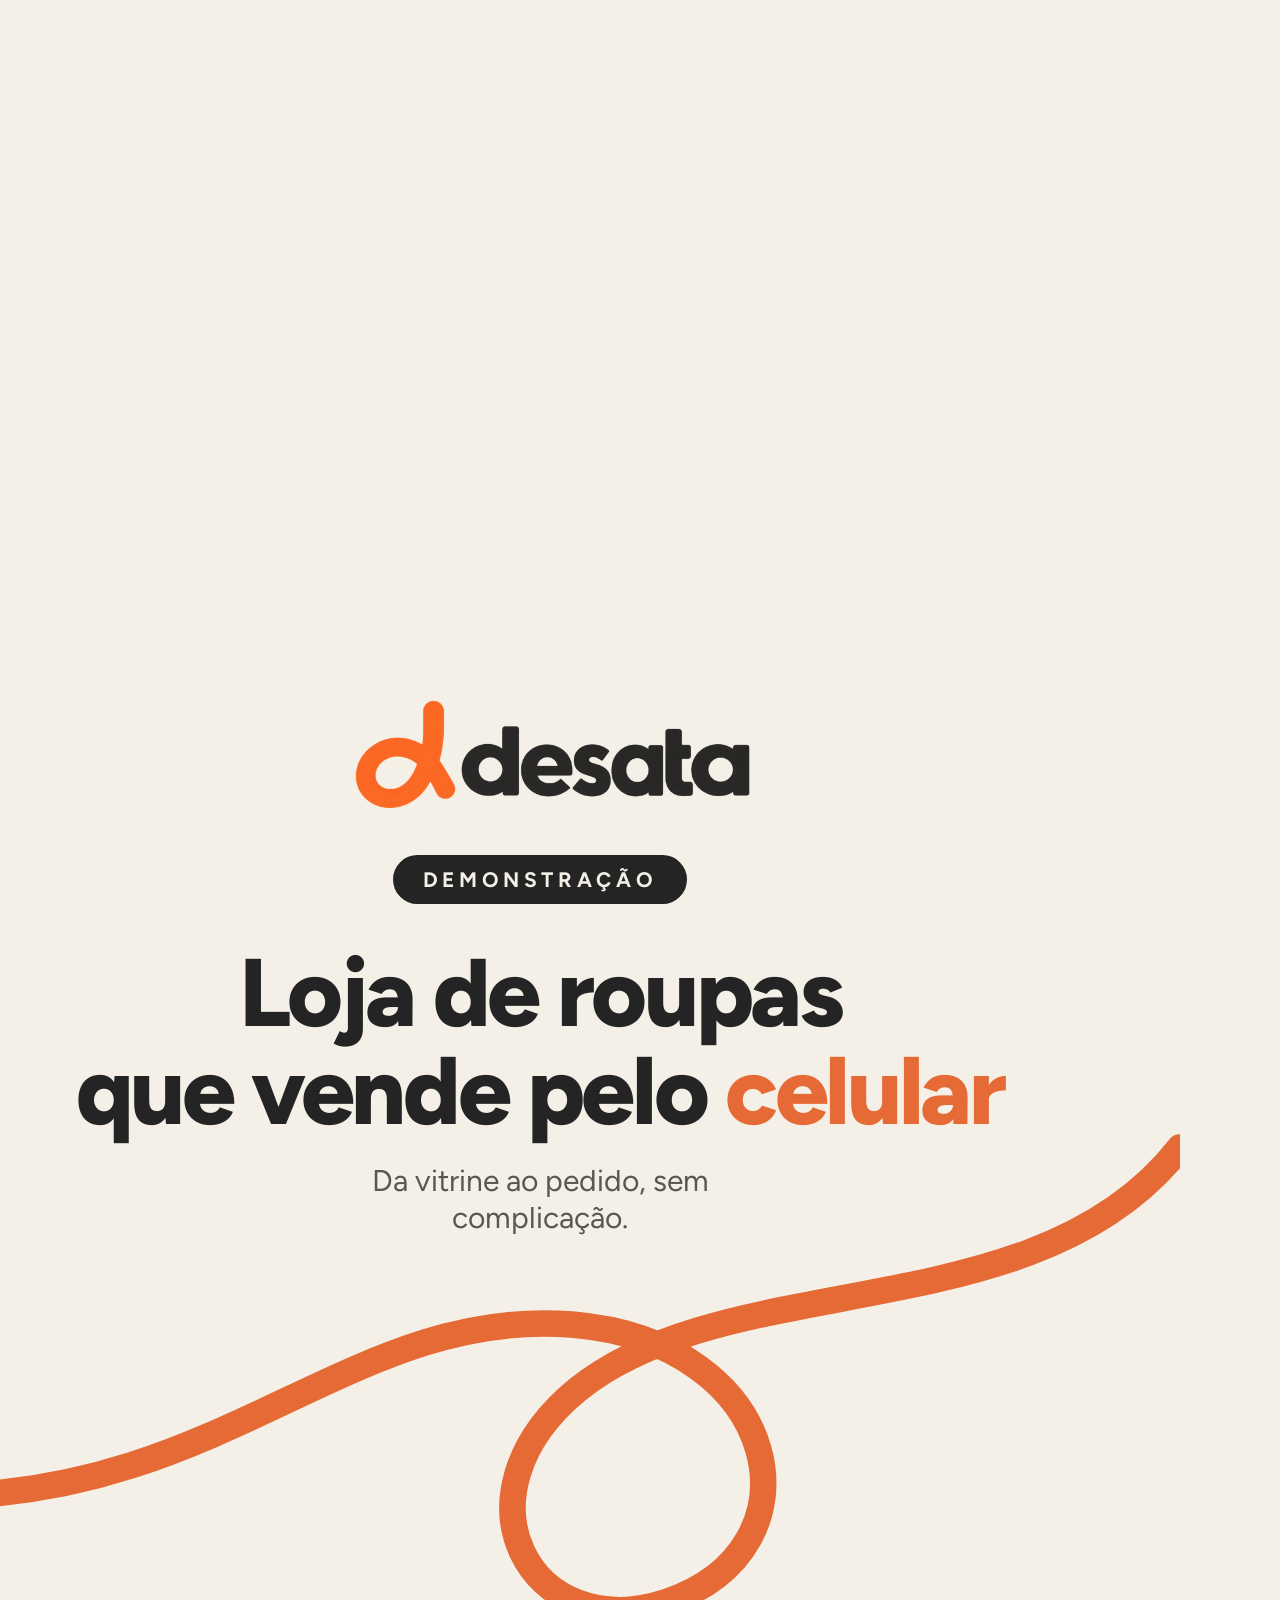
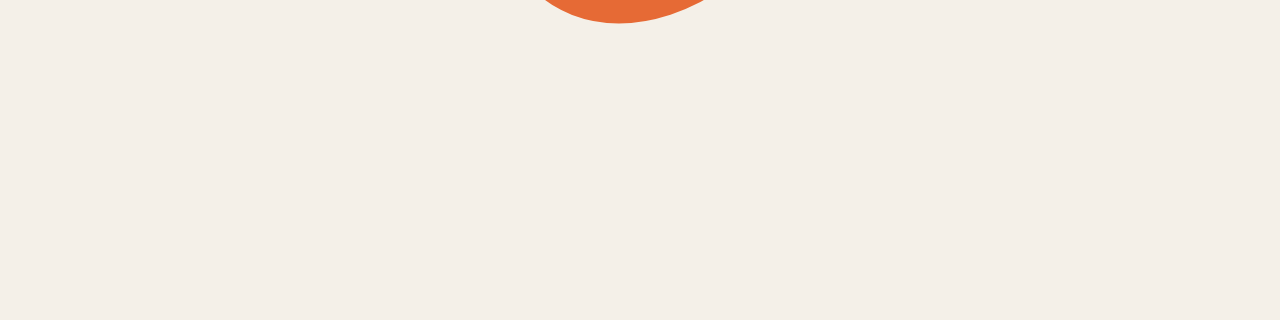
<file: demos/loja-roupas/palco.html>
<!DOCTYPE html>
<html lang="pt-BR">
<head>
<meta charset="utf-8">
<title>Desata — demonstração 148</title>
<link rel="stylesheet" href="../../assets/css/fontes.css">
<link rel="stylesheet" href="../palco.css">
</head>
<body>

<!-- ============ abertura ============ -->
<section class="cena intro" id="intro">
  <img class="intro__logo" src="../../assets/img/logo-desata-colorido.png" alt="Desata">
  <div class="intro__pill">Demonstração</div>
  <h1>Loja de roupas<br>que vende pelo <em>celular</em></h1>
  <p>Da vitrine ao pedido, sem complicação.</p>
  <svg class="intro__laco laco" id="laco-intro" viewBox="0 0 420 300">
    <path d="M0 214 C 96 214, 140 150, 214 156 C 286 162, 300 232, 246 250 C 200 265, 172 214, 216 178 C 268 136, 372 158, 420 96"/>
  </svg>
</section>

<!-- ============ demonstração ============ -->
<section class="cena demo" id="demo">
  <div class="demo__topo">
    <img src="../../assets/img/logo-desata-colorido.png" alt="Desata">
    <span class="demo__tag">Demonstração</span>
  </div>

  <div class="fone" id="fone">
    <div class="fone__entalhe"></div>
    <div class="fone__tela">
      <iframe id="tela" src="loja.html"></iframe>
      <div class="onda" id="onda"></div>
      <div class="toque" id="toque"></div>
    </div>
  </div>

  <div class="legenda"><span id="legenda"></span></div>
</section>

<!-- ============ fecho ============ -->
<section class="cena outro" id="outro">
  <svg class="outro__laco laco" id="laco-outro" viewBox="0 0 420 300">
    <path d="M0 214 C 96 214, 140 150, 214 156 C 286 162, 300 232, 246 250 C 200 265, 172 214, 216 178 C 268 136, 372 158, 420 96"/>
  </svg>
  <img src="../../assets/img/logo-desata-branco.png" alt="Desata">
  <h2>Tecnologia que <em>descomplica</em>.</h2>
  <p class="contato" id="contato"></p>
  <p class="aviso">Demonstração · peças e preços ilustrativos</p>
</section>

<script src="roteiro.js"></script>
</body>
</html>
</file>
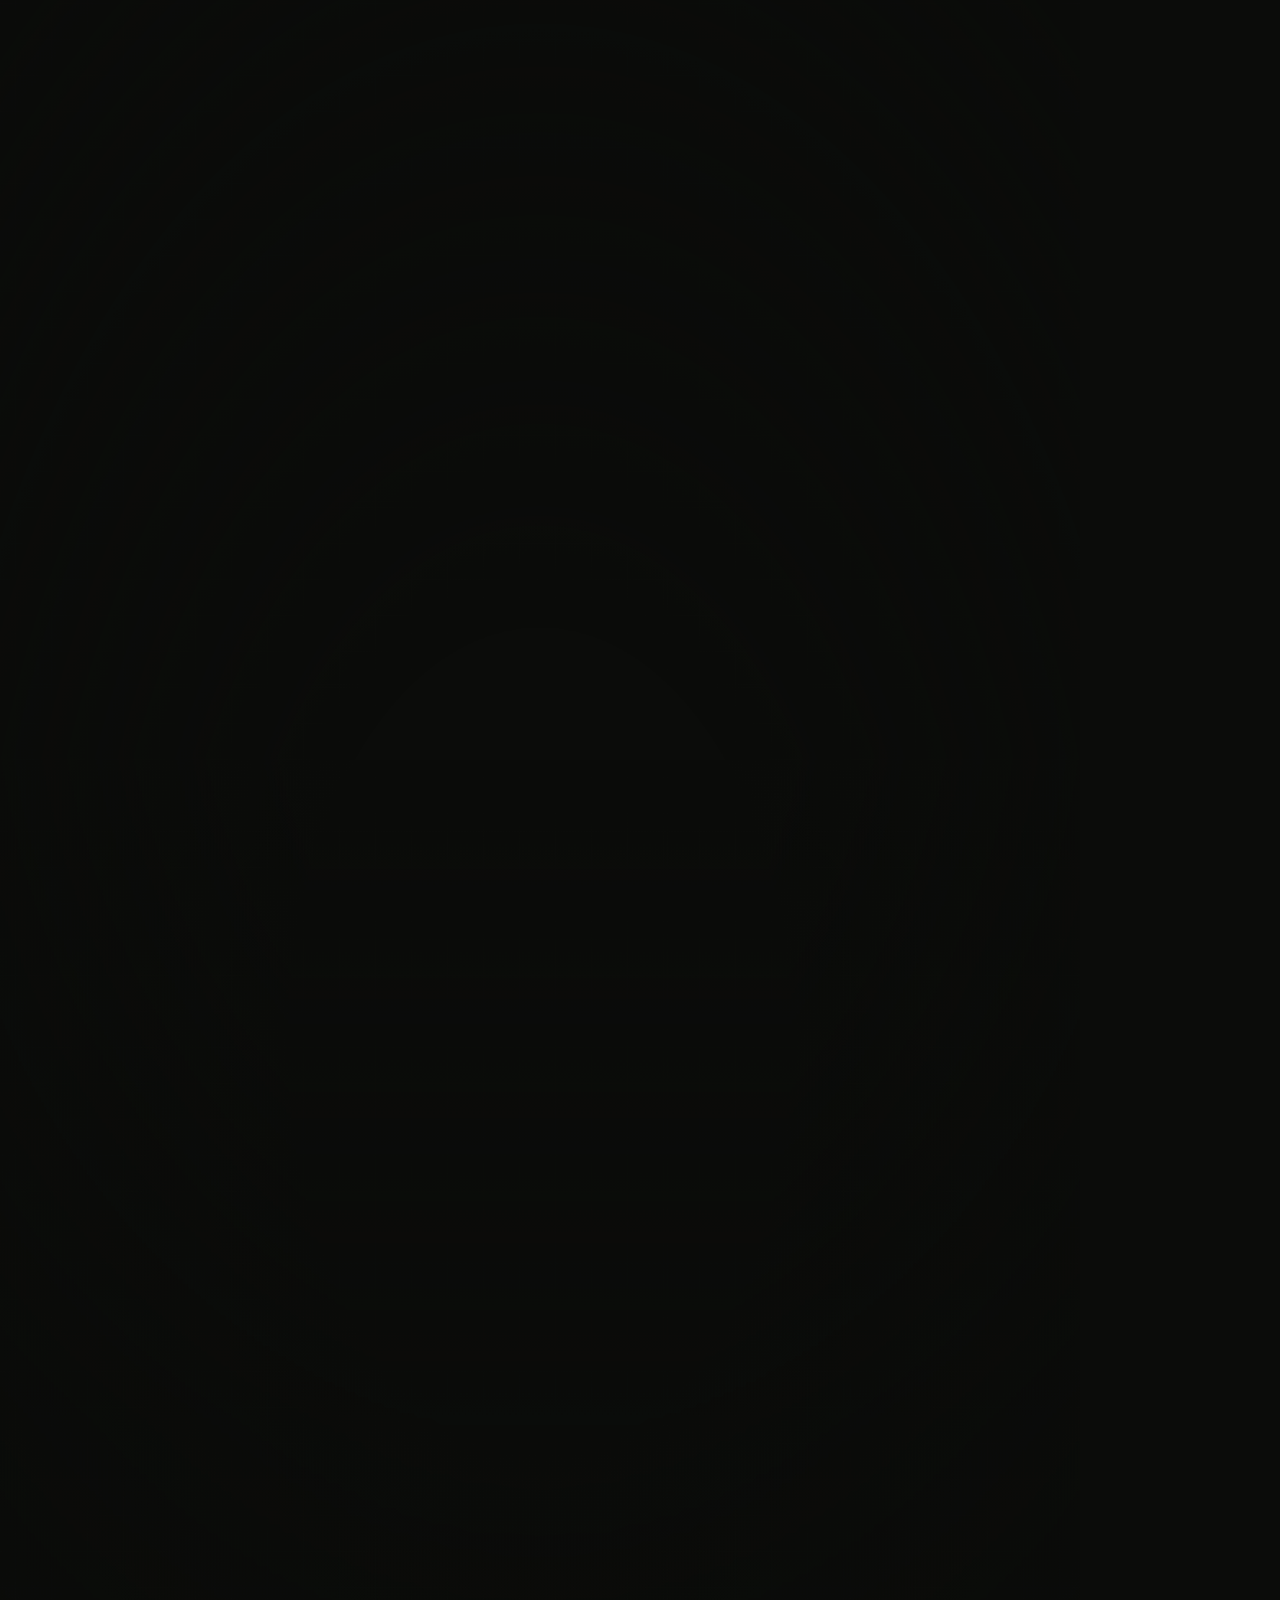
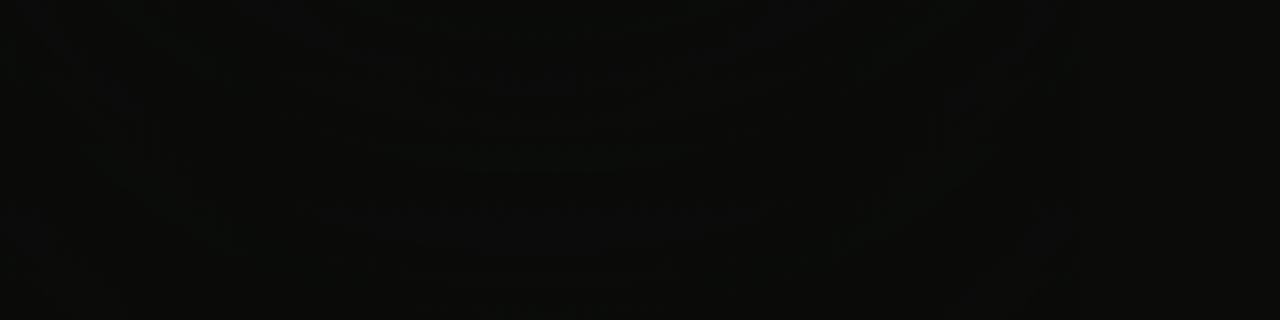
<file: demos/pagaai/palco.html>
<!DOCTYPE html>
<html lang="pt-BR">
<head>
<meta charset="utf-8">
<title>pagaAí — reel</title>
<link rel="stylesheet" href="../../assets/css/fontes.css">
<style>
/* =========================================================
   Reel do pagaAí — plano-sequência.

   Não há cortes. Existe um cenário só (#mundo) e uma câmera que
   desce por ele. Os clipes filmados ficam dentro do cenário, como
   janelas que a câmera atravessa: por isso a passagem do vídeo real
   para a parte gráfica não é um corte, é um movimento.

   Cada janela tem a borda dissolvida (a vinheta do ::after), então
   nunca aparece um retângulo — o filme flutua no escuro.
   ========================================================= */
:root{
  --bg:#0B0C0A; --card:#171915; --texto:#EEF2E8; --sutil:#9CA393;
  --borda:#262A21; --verde:#C5F439; --menta:#2A3311; --menta-tx:#D9F77F;
  --alimentacao:#EB6834; --mercado:#2A78D6; --casa:#1BAF7A; --transporte:#EDA100;
}
*{margin:0;padding:0;box-sizing:border-box;}
body{width:1080px;height:1920px;overflow:hidden;background:var(--bg);color:var(--texto);
     font-family:'Figtree',system-ui,sans-serif;}
img{display:block;}

/* a câmera: o mundo inteiro é transformado de uma vez */
#palco{width:1080px;height:1920px;overflow:hidden;position:relative;}
#mundo{position:absolute;top:0;left:0;width:2000px;height:9200px;
       transform-origin:0 0;will-change:transform;}

/* tudo que aparece com o tempo começa apagado */
[data-em]{opacity:0;transition:opacity .85s ease, transform .95s cubic-bezier(.2,.9,.25,1);}
[data-em].on{opacity:1;}
[data-em].saiu{opacity:0;}

/* ---------- as janelas de vídeo ---------- */
.janela{position:absolute;overflow:hidden;z-index:0;}
.janela video{position:absolute;inset:0;width:100%;height:100%;object-fit:cover;
              filter:saturate(.82) brightness(.88) contrast(1.06);}
.janela::before,.janela::after{content:'';position:absolute;inset:0;}
/* a vinheta dissolve a borda no fundo: a janela não tem retângulo */
.janela::after{z-index:2;background:radial-gradient(ellipse 74% 62% at 50% 46%,
   rgba(11,12,10,0) 28%, rgba(11,12,10,.45) 66%, #0B0C0A 100%);}
.janela::before{z-index:1;}
/* escurece o pé da janela onde entra texto */
.janela--texto::before{background:linear-gradient(to bottom,
   rgba(11,12,10,0) 34%, rgba(11,12,10,.5) 62%, rgba(11,12,10,.93) 100%);}
/* a primeira janela já nasce acesa: o reel não pode abrir no preto */
.janela--abre{opacity:1;transition:opacity .5s ease;}
.janela--fundo{opacity:0;}
.janela--fundo.on{opacity:.5;}
.janela--fundo.saiu{opacity:0;}

.frase{position:absolute;line-height:1.02;letter-spacing:-.045em;font-weight:800;text-align:center;}
.frase em{font-style:normal;color:var(--verde);}
.frase--sobre{text-shadow:0 12px 48px rgba(0,0,0,.85), 0 2px 10px rgba(0,0,0,.6);}

/* ---------- 1. o caos: compras soltas ---------- */
.compra{position:absolute;display:flex;align-items:center;gap:18px;background:var(--card);
        border:2px solid var(--borda);border-radius:26px;padding:22px 28px;width:520px;
        box-shadow:0 40px 80px -30px #000;transform:translateY(28px) scale(.96);}
.compra.on{transform:none;}
.compra__i{width:62px;height:62px;border-radius:18px;flex:none;display:grid;place-items:center;
           font-size:28px;font-weight:800;color:#0B0C0A;}
.compra__t{font-size:30px;font-weight:700;}
.compra__s{font-size:24px;color:var(--sutil);margin-top:2px;}
.compra__v{font-size:32px;font-weight:800;margin-left:auto;white-space:nowrap;}
.compra.sugada{opacity:0 !important;
               transition:transform 1.3s cubic-bezier(.55,0,.2,1), opacity .5s ease .8s;}

/* ---------- 2. o celular ---------- */
.fone{position:absolute;width:620px;height:1240px;border-radius:72px;background:#05060A;
      border:14px solid #1C1F19;box-shadow:0 70px 160px -50px #c5f4392e;overflow:hidden;}
.fone__entalhe{position:absolute;top:24px;left:50%;transform:translateX(-50%);width:160px;height:32px;
               border-radius:18px;background:#000;z-index:4;}
.tela{position:absolute;inset:0;padding:120px 30px 30px;display:flex;flex-direction:column;}
.tela__topo{display:flex;justify-content:space-between;align-items:baseline;margin-bottom:22px;}
.tela__mes{font-size:26px;color:var(--sutil);}
.tela__total{font-size:62px;font-weight:800;letter-spacing:-.03em;font-variant-numeric:tabular-nums;}
.linha{display:flex;align-items:center;gap:16px;background:#12140F;border:2px solid var(--borda);
       border-radius:22px;padding:18px 20px;margin-bottom:14px;transform:translateY(18px);}
.linha.on{transform:none;}
.linha__i{width:50px;height:50px;border-radius:15px;flex:none;display:grid;place-items:center;
          font-size:22px;font-weight:800;color:#0B0C0A;}
.linha__t{font-size:25px;font-weight:700;}
.linha__s{font-size:20px;color:var(--sutil);}
.linha__v{font-size:26px;font-weight:800;margin-left:auto;}
.linha__tag{font-size:17px;font-weight:700;padding:5px 12px;border-radius:999px;
            background:var(--menta);color:var(--menta-tx);margin-top:6px;display:inline-block;
            opacity:0;transform:scale(.7);transition:opacity .4s ease,transform .45s cubic-bezier(.34,1.56,.64,1);}
.linha__tag.on{opacity:1;transform:none;}

.graf{display:flex;align-items:flex-end;gap:16px;height:240px;margin-top:26px;padding:0 6px;}
.col{flex:1;background:var(--menta);border-radius:12px 12px 5px 5px;height:0;
     transition:height 1.5s cubic-bezier(.2,.9,.25,1);position:relative;}
.col.on{height:var(--h);}
.col--destaque{background:var(--verde);}
.col b{position:absolute;bottom:-34px;left:0;right:0;text-align:center;font-size:18px;
       font-weight:500;color:var(--sutil);}

.aviso{position:absolute;left:30px;right:30px;bottom:40px;background:#12140F;border:2px solid var(--verde);
       border-radius:24px;padding:20px 22px;display:flex;align-items:center;gap:16px;
       transform:translateY(260px);transition:transform 1.05s cubic-bezier(.2,.9,.25,1);}
.aviso.on{transform:none;}
.aviso__i{width:52px;height:52px;border-radius:16px;background:var(--verde);color:#0B0C0A;
          display:grid;place-items:center;font-size:24px;font-weight:800;}

/* ---------- 3. a vida em volta ---------- */
.vida{position:absolute;font-size:72px;font-weight:700;padding:26px 50px;border-radius:999px;
      background:var(--card);border:2px solid var(--borda);color:var(--texto);white-space:nowrap;
      transform:translateY(50px) scale(.88);}
.vida.on{transform:none;}

/* ---------- 4. assinatura ---------- */
/* O mascote do fecho é o ciclo de corrida gerado, recortado só na parte em
   que o personagem continua sendo ele mesmo (os quinze primeiros quadros) e
   posto em laço. A vinheta aqui é fraca: a janela é pequena e o fundo do
   clipe já é quase o mesmo preto da cena. */
.janela--mascote{transform:translateY(70px) scale(.9);}
.janela--mascote.on{transform:none;}
.janela--mascote::after{background:radial-gradient(ellipse at 50% 50%,
   rgba(11,12,10,0) 84%, #0B0C0A 100%);}
/* o fundo deste clipe já foi acertado no arquivo, no mesmo preto da cena:
   mexer no brilho aqui reabriria o retângulo */
.janela--mascote video{filter:none;}

/* Fecho 'desenho': o mascote com a moeda parado, mas com esmaga e estica de
   desenho animado. A sombra no chão acompanha — é ela que dá o peso.
   Qual dos três fechos entra se escolhe no FECHO, lá no alto do roteiro.js. */
.mascote{position:absolute;width:430px;transform:translateY(70px) scale(.86);}
.mascote.on{transform:none;}
.mascote img{display:block;width:100%;transform-origin:50% 100%;}
.mascote__chao{position:absolute;left:50%;bottom:-6px;width:300px;height:48px;margin-left:-150px;
               border-radius:50%;transform-origin:50% 50%;
               background:radial-gradient(ellipse at center,rgba(197,244,57,.24) 0%,rgba(197,244,57,0) 70%);}
.mascote.on img{animation:pulinho .78s cubic-bezier(.4,0,.5,1) .5s 4 both;}
.mascote.on .mascote__chao{animation:chao .78s cubic-bezier(.4,0,.5,1) .5s 4 both;}
@keyframes pulinho{
  0%  {transform:translateY(0) scale(1,1);}
  12% {transform:translateY(0) scale(1.14,.86);}
  30% {transform:translateY(-104px) scale(.95,1.07);}
  44% {transform:translateY(-124px) scale(1,1);}
  58% {transform:translateY(-104px) scale(.97,1.05);}
  76% {transform:translateY(0) scale(1.16,.84);}
  88% {transform:translateY(0) scale(.98,1.02);}
  100%{transform:translateY(0) scale(1,1);}
}
@keyframes chao{
  0%,100%{transform:scaleX(1);opacity:.55;}
  12% {transform:scaleX(1.12);opacity:.6;}
  44% {transform:scaleX(.55);opacity:.2;}
  76% {transform:scaleX(1.14);opacity:.62;}
}
.logo{position:absolute;width:620px;transform:translateY(40px) scale(.94);}
.logo.on{transform:none;}
.selo{position:absolute;font-size:52px;font-weight:700;color:var(--verde);text-align:center;}
.rodape{position:absolute;font-size:26px;color:#9CA39366;letter-spacing:.16em;text-transform:uppercase;
        text-align:center;}
</style>
</head>
<body>
<div id="palco">
<div id="mundo">

  <!-- ====== 1. o gasto acontecendo (filmado) ====== -->
  <div class="janela janela--texto janela--abre" data-em="0" data-ate="4300"
       style="left:160px;top:-2900px;width:1680px;height:3290px">
    <video src="clipes/mercado.mp4" data-toca="150" muted loop playsinline preload="auto"></video>
  </div>
  <p class="frase frase--sobre" data-em="300" data-ate="4300"
     style="left:540px;top:-1030px;width:920px;font-size:94px">Toda semana,<br>a mesma <em>bagunça</em>.</p>

  <!-- ====== 2. a bagunça: a mesa de recibos, e as compras por cima ====== -->
  <div class="janela janela--fundo" data-em="3000" data-ate="10500"
       style="left:160px;top:300px;width:1680px;height:1740px">
    <video src="clipes/recibos.mp4" data-toca="3100" muted loop playsinline preload="auto"></video>
  </div>

  <div class="compra" id="cp1" data-em="4300" style="left:420px;top:700px">
    <div class="compra__i" style="background:var(--mercado)">M</div>
    <div><p class="compra__t">Mercado</p><p class="compra__s">terça · Nubank</p></div>
    <p class="compra__v">R$ 212,80</p>
  </div>
  <div class="compra" id="cp2" data-em="4700" style="left:1060px;top:900px">
    <div class="compra__i" style="background:var(--alimentacao)">i</div>
    <div><p class="compra__t">iFood</p><p class="compra__s">quarta · Inter</p></div>
    <p class="compra__v">R$ 48,90</p>
  </div>
  <div class="compra" id="cp3" data-em="5100" style="left:400px;top:1140px">
    <div class="compra__i" style="background:var(--transporte)">P</div>
    <div><p class="compra__t">Posto</p><p class="compra__s">sexta · Nubank</p></div>
    <p class="compra__v">R$ 180,00</p>
  </div>
  <div class="compra" id="cp4" data-em="5500" style="left:1040px;top:1380px">
    <div class="compra__i" style="background:var(--casa)">F</div>
    <div><p class="compra__t">Farmácia</p><p class="compra__s">sábado · Inter</p></div>
    <p class="compra__v">R$ 96,40</p>
  </div>

  <p class="frase" data-em="6300" data-ate="12000"
     style="left:560px;top:2170px;width:880px;font-size:76px">Quem anotou?</p>
  <p class="frase" data-em="7600" data-ate="12500"
     style="left:500px;top:2420px;width:1000px;font-size:84px">Agora elas se anotam <em>sozinhas</em>.</p>

  <!-- ====== 3. o celular ====== -->
  <div class="fone" id="fone" data-em="0" data-ate="24000" style="left:690px;top:2940px">
    <div class="fone__entalhe"></div>
    <div class="tela">
      <div class="tela__topo">
        <p class="tela__mes">Gasto em novembro</p>
        <p class="tela__total" id="total">R$ 0</p>
      </div>

      <div class="linha" data-em="10800">
        <div class="linha__i" style="background:var(--mercado)">M</div>
        <div><p class="linha__t">Mercado</p><p class="linha__s">Esposa · Nubank</p>
          <span class="linha__tag" id="tag1">Mercado</span></div>
        <p class="linha__v">R$ 212,80</p>
      </div>
      <div class="linha" data-em="11150">
        <div class="linha__i" style="background:var(--alimentacao)">i</div>
        <div><p class="linha__t">iFood</p><p class="linha__s">Marido · Inter</p>
          <span class="linha__tag" id="tag2">Alimentação</span></div>
        <p class="linha__v">R$ 48,90</p>
      </div>
      <div class="linha" data-em="11500">
        <div class="linha__i" style="background:var(--transporte)">P</div>
        <div><p class="linha__t">Posto</p><p class="linha__s">Marido · Nubank</p>
          <span class="linha__tag" id="tag3">Transporte</span></div>
        <p class="linha__v">R$ 180,00</p>
      </div>
      <div class="linha" data-em="11850">
        <div class="linha__i" style="background:var(--casa)">F</div>
        <div><p class="linha__t">Farmácia</p><p class="linha__s">Esposa · Inter</p>
          <span class="linha__tag" id="tag4">Saúde</span></div>
        <p class="linha__v">R$ 96,40</p>
      </div>

      <div class="graf">
        <div class="col col--destaque" id="col1" style="--h:220px"><b>Mercado</b></div>
        <div class="col" id="col2" style="--h:140px"><b>Aliment.</b></div>
        <div class="col" id="col3" style="--h:170px"><b>Transp.</b></div>
        <div class="col" id="col4" style="--h:90px"><b>Saúde</b></div>
      </div>

      <div class="aviso" id="aviso">
        <div class="aviso__i">21</div>
        <div><p class="linha__t">Fatura Nubank</p><p class="linha__s">vence em 6 dias · R$ 500,00</p></div>
      </div>
    </div>
  </div>

  <!-- ====== 4. a vida em volta ====== -->
  <span class="vida" data-em="21200" data-ate="25200" style="left:120px;top:2760px">Aniversário</span>
  <span class="vida" data-em="21450" data-ate="25200" style="left:1380px;top:3000px">Cinema</span>
  <span class="vida" data-em="21700" data-ate="25200" style="left:180px;top:3260px">Viagem</span>
  <span class="vida" data-em="21950" data-ate="25200" style="left:1370px;top:3520px">Família</span>
  <span class="vida" data-em="22200" data-ate="25200" style="left:150px;top:3780px">Academia</span>
  <span class="vida" data-em="22450" data-ate="25200" style="left:1360px;top:4040px">Domingo</span>
  <span class="vida" data-em="22700" data-ate="25200" style="left:250px;top:4300px">Praia</span>
  <span class="vida" data-em="22950" data-ate="25200" style="left:1350px;top:4540px">Churrasco</span>

  <!-- ====== 5. o casal (filmado) ====== -->
  <div class="janela janela--texto" data-em="24600" data-ate="29400"
       style="left:160px;top:4800px;width:1680px;height:2800px">
    <video src="clipes/casal.mp4" data-toca="24700" muted loop playsinline preload="auto"></video>
  </div>
  <p class="frase frase--sobre" data-em="25800" data-ate="29400"
     style="left:460px;top:6700px;width:1080px;font-size:100px">Enquanto vocês <em>vivem</em>,<br>o pagaAí anota.</p>

  <!-- ====== 6. assinatura ====== -->
  <div class="janela janela--mascote" data-fecho="moeda" data-em="28600"
       style="left:737px;top:7815px;width:506px;height:566px">
    <video src="clipes/mascote-moeda.mp4" data-toca="28600" muted loop playsinline preload="auto"></video>
  </div>
  <div class="janela janela--mascote" data-fecho="corrida" data-em="28600"
       style="left:713px;top:7832px;width:531px;height:491px">
    <video src="clipes/mascote-corrida.mp4" data-toca="28600" muted loop playsinline preload="auto"></video>
  </div>
  <div class="mascote" data-fecho="desenho" data-em="28600" style="left:785px;top:7870px">
    <span class="mascote__chao"></span>
    <img src="assets/moeda.webp" alt="">
  </div>
  <img class="logo" data-em="29600" src="assets/logo-pagaai.png" alt="pagaAí" style="left:690px;top:8560px">
  <p class="selo" data-em="30200" style="left:620px;top:8840px;width:760px">Grátis. Simples. Do casal.</p>
  <p class="rodape" data-em="30700" style="left:620px;top:8970px;width:760px">Demonstração · valores ilustrativos</p>

</div>
</div>
<script src="roteiro.js"></script>
</body>
</html>
</file>
<file: assets/css/fontes.css>
/* Figtree — fonte da marca, servida pelo próprio site (sem depender de terceiros).
   Licença SIL Open Font License 1.1 — https://fonts.google.com/specimen/Figtree */

/* latin-ext */
@font-face {
  font-family: 'Figtree';
  font-style: normal;
  font-weight: 400 900;
  font-display: swap;
  src: url(../fonts/figtree-latin-ext.woff2) format('woff2');
  unicode-range: U+0100-02BA, U+02BD-02C5, U+02C7-02CC, U+02CE-02D7, U+02DD-02FF, U+0304, U+0308, U+0329, U+1D00-1DBF, U+1E00-1E9F, U+1EF2-1EFF, U+2020, U+20A0-20AB, U+20AD-20C0, U+2113, U+2C60-2C7F, U+A720-A7FF;
}

/* latin */
@font-face {
  font-family: 'Figtree';
  font-style: normal;
  font-weight: 400 900;
  font-display: swap;
  src: url(../fonts/figtree-latin.woff2) format('woff2');
  unicode-range: U+0000-00FF, U+0131, U+0152-0153, U+02BB-02BC, U+02C6, U+02DA, U+02DC, U+0304, U+0308, U+0329, U+2000-206F, U+20AC, U+2122, U+2191, U+2193, U+2212, U+2215, U+FEFF, U+FFFD;
}
</file>
<file: assets/css/estilo.css>
/* =========================================================
   Desata — Tecnologia que descomplica.
   Identidade: off-white #F4F0E8 · grafite #242424 · laranja #E66A35
   ========================================================= */

/* ---------- 1. Tokens ---------- */
:root {
  /* Cores da marca */
  --off-white: #f4f0e8;
  --grafite: #242424;
  --laranja: #e66a35;

  /* Variações de apoio (derivadas das cores aprovadas) */
  --off-white-2: #ebe5d9;
  --off-white-3: #ded7c8;
  --grafite-2: #2e2e2e;
  --grafite-3: #3d3d3d;
  --laranja-escuro: #d25c28;   /* hover de botões */
  --laranja-texto: #a34517;    /* laranja legível em texto pequeno */

  --texto: var(--grafite);
  --texto-suave: #5b5650;
  --texto-claro: rgba(244, 240, 232, 0.76);

  /* Tipografia */
  --fonte: "Figtree", "Segoe UI", system-ui, -apple-system, "Helvetica Neue", Arial, sans-serif;
  --passo--1: clamp(0.88rem, 0.86rem + 0.1vw, 0.94rem);
  --passo-0: clamp(1rem, 0.97rem + 0.16vw, 1.09rem);
  --passo-1: clamp(1.13rem, 1.06rem + 0.32vw, 1.31rem);
  --passo-2: clamp(1.35rem, 1.2rem + 0.68vw, 1.75rem);
  --passo-3: clamp(1.7rem, 1.4rem + 1.4vw, 2.5rem);
  --passo-4: clamp(2.1rem, 1.55rem + 2.6vw, 3.5rem);
  --passo-5: clamp(2.6rem, 1.6rem + 4.4vw, 5rem);

  /* Ritmo */
  --largura: 1120px;
  --gutter: 20px;
  --raio: 18px;
  --raio-p: 12px;
  --espaco-secao: clamp(72px, 9vw, 130px);
}

/* ---------- 2. Base ---------- */
*,
*::before,
*::after { box-sizing: border-box; }

html {
  -webkit-text-size-adjust: 100%;
  scroll-behavior: smooth;
}

body {
  margin: 0;
  background: var(--off-white);
  color: var(--texto);
  font-family: var(--fonte);
  font-size: var(--passo-0);
  line-height: 1.65;
  font-weight: 400;
  -webkit-font-smoothing: antialiased;
  overflow-x: hidden;
}

h1, h2, h3, h4 {
  margin: 0 0 0.5em;
  line-height: 1.08;
  letter-spacing: -0.025em;
  font-weight: 800;
  text-wrap: balance;
}

h1 { font-size: var(--passo-5); }
h2 { font-size: var(--passo-4); }
h3 { font-size: var(--passo-2); letter-spacing: -0.015em; }
h4 { font-size: var(--passo-1); letter-spacing: -0.01em; }

p { margin: 0 0 1em; text-wrap: pretty; }
p:last-child { margin-bottom: 0; }

img, svg { max-width: 100%; height: auto; display: block; }

a { color: inherit; }

ul { margin: 0; padding: 0; list-style: none; }

strong { font-weight: 700; }

code {
  font-family: ui-monospace, SFMono-Regular, Menlo, Consolas, monospace;
  font-size: 0.86em;
}

:focus-visible {
  outline: 3px solid var(--laranja);
  outline-offset: 3px;
  border-radius: 4px;
}

.secao--escura :focus-visible,
.rodape :focus-visible { outline-color: var(--laranja); }

::selection { background: var(--laranja); color: #fff; }

/* ---------- 3. Utilidades ---------- */
.container {
  width: 100%;
  max-width: var(--largura);
  margin-inline: auto;
  padding-inline: var(--gutter);
}

.secao { padding-block: var(--espaco-secao); position: relative; }

.secao--escura {
  background: var(--grafite);
  color: var(--off-white);
}
.secao--escura .texto-suave { color: var(--texto-claro); }

.pular-para-conteudo {
  position: absolute;
  left: -9999px;
  top: 0;
  z-index: 100;
  background: var(--grafite);
  color: var(--off-white);
  padding: 12px 20px;
  border-radius: 0 0 var(--raio-p) 0;
  font-weight: 600;
}
.pular-para-conteudo:focus {
  left: 0;
}

.olho {
  display: inline-flex;
  align-items: center;
  gap: 10px;
  font-size: var(--passo--1);
  font-weight: 600;
  letter-spacing: 0.14em;
  text-transform: uppercase;
  color: var(--laranja-texto);
  margin-bottom: 20px;
}
.secao--escura .olho { color: var(--laranja); }
.olho::before {
  content: "";
  width: 26px;
  height: 2px;
  background: currentColor;
  border-radius: 2px;
  flex: none;
}

.texto-suave { color: var(--texto-suave); }

.intro-secao {
  font-size: var(--passo-1);
  max-width: 58ch;
  color: var(--texto-suave);
}
.secao--escura .intro-secao { color: var(--texto-claro); }

.cabecalho-secao { margin-bottom: clamp(40px, 5vw, 64px); }

/* ---------- 4. Botões ---------- */
.btn {
  display: inline-flex;
  align-items: center;
  justify-content: center;
  gap: 10px;
  padding: 16px 28px;
  border: 2px solid transparent;
  border-radius: 999px;
  font: inherit;
  font-weight: 700;
  font-size: var(--passo-0);
  letter-spacing: -0.01em;
  text-decoration: none;
  cursor: pointer;
  transition: background-color 0.18s ease, color 0.18s ease,
              border-color 0.18s ease, transform 0.18s ease;
}
.btn:hover { transform: translateY(-2px); }
.btn:active { transform: translateY(0); }

/* laranja com texto grafite: contraste 4.8:1 */
.btn--primario {
  background: var(--laranja);
  border-color: var(--laranja);
  color: var(--grafite);
}
.btn--primario:hover {
  background: var(--laranja-escuro);
  border-color: var(--laranja-escuro);
}

.btn--secundario {
  background: transparent;
  border-color: var(--grafite);
  color: var(--grafite);
}
.btn--secundario:hover { background: var(--grafite); color: var(--off-white); }

.btn--claro {
  background: transparent;
  border-color: rgba(244, 240, 232, 0.5);
  color: var(--off-white);
}
.btn--claro:hover {
  background: var(--off-white);
  border-color: var(--off-white);
  color: var(--grafite);
}

.btn .icone { width: 20px; height: 20px; flex: none; }

.grupo-botoes {
  display: flex;
  flex-wrap: wrap;
  gap: 14px;
  align-items: center;
}

/* ---------- 5. Cabeçalho ---------- */
.cabecalho {
  position: sticky;
  top: 0;
  z-index: 50;
  background: var(--off-white);
  border-bottom: 1px solid transparent;
  transition: border-color 0.2s ease, box-shadow 0.2s ease;
}
.cabecalho.esta-rolado {
  border-bottom-color: var(--off-white-3);
}

.cabecalho__interno {
  display: flex;
  align-items: center;
  justify-content: space-between;
  gap: 20px;
  min-height: 74px;
}

.logo { display: inline-flex; align-items: center; }
.logo img { width: 132px; }

.nav__lista {
  display: flex;
  align-items: center;
  gap: 28px;
}
.nav__lista a {
  text-decoration: none;
  font-weight: 600;
  font-size: var(--passo--1);
  color: var(--texto-suave);
  padding: 6px 0;
  position: relative;
  transition: color 0.18s ease;
}
.nav__lista a::after {
  content: "";
  position: absolute;
  left: 0;
  right: 100%;
  bottom: 0;
  height: 2px;
  background: var(--laranja);
  border-radius: 2px;
  transition: right 0.22s ease;
}
.nav__lista a:hover { color: var(--grafite); }
.nav__lista a:hover::after { right: 0; }

.cabecalho .btn { padding: 12px 22px; font-size: var(--passo--1); }
.nav > .btn { display: none; }   /* no desktop vale o botão fixo do cabeçalho */

.menu-botao {
  display: none;
  background: transparent;
  border: 2px solid var(--off-white-3);
  border-radius: var(--raio-p);
  padding: 9px;
  cursor: pointer;
  color: var(--grafite);
}
.menu-botao span {
  display: block;
  width: 22px;
  height: 2px;
  background: currentColor;
  border-radius: 2px;
  transition: transform 0.22s ease, opacity 0.18s ease;
}
.menu-botao span + span { margin-top: 5px; }
.menu-botao[aria-expanded="true"] span:nth-child(1) { transform: translateY(7px) rotate(45deg); }
.menu-botao[aria-expanded="true"] span:nth-child(2) { opacity: 0; }
.menu-botao[aria-expanded="true"] span:nth-child(3) { transform: translateY(-7px) rotate(-45deg); }

@media (max-width: 860px) {
  .menu-botao { display: block; }
  .nav {
    position: absolute;
    top: 100%;
    left: 0;
    right: 0;
    background: var(--off-white);
    border-bottom: 1px solid var(--off-white-3);
    padding: 8px var(--gutter) 28px;
    display: none;
  }
  .nav.esta-aberto { display: block; }
  .nav__lista {
    flex-direction: column;
    align-items: stretch;
    gap: 0;
  }
  .nav__lista li + li { border-top: 1px solid var(--off-white-2); }
  .nav__lista a {
    display: block;
    padding: 16px 2px;
    font-size: var(--passo-1);
    color: var(--grafite);
  }
  .nav__lista a::after { display: none; }
  .nav > .btn { display: inline-flex; margin-top: 20px; width: 100%; }
  .cabecalho__interno .btn--cabecalho { display: none; }
}

/* ---------- 6. Hero ---------- */
.hero {
  padding-top: clamp(56px, 7vw, 96px);
  padding-bottom: 0;
  position: relative;
}

.hero h1 {
  margin-bottom: 24px;
  max-width: 14ch;   /* medido na fonte do próprio h1: 2 a 3 linhas */
}
.hero h1 .ponto { color: var(--laranja); }

.hero__texto {
  font-size: var(--passo-1);
  color: var(--texto-suave);
  max-width: 54ch;
  margin-bottom: 36px;
}

.hero__assinatura {
  margin-top: 40px;
  font-size: var(--passo--1);
  letter-spacing: 0.18em;
  text-transform: uppercase;
  font-weight: 500;
  color: var(--texto-suave);
}

.hero__laco {
  margin-top: clamp(24px, 4vw, 40px);
  width: 100%;
  color: var(--laranja);
}
.hero__laco svg { width: 100%; height: auto; }

/* ---------- 7. Nós do dia a dia ---------- */
.nos-grid {
  display: grid;
  grid-template-columns: repeat(auto-fit, minmax(270px, 1fr));
  gap: 18px;
}

.no-card {
  background: var(--off-white);
  border: 1px solid var(--off-white-3);
  border-radius: var(--raio);
  padding: 30px 28px 32px;
  transition: border-color 0.2s ease, transform 0.2s ease;
}
.no-card:hover {
  border-color: var(--laranja);
  transform: translateY(-3px);
}
.no-card__icone {
  width: 44px;
  height: 44px;
  color: var(--laranja);
  margin-bottom: 18px;
}
.no-card h3 { font-size: var(--passo-1); margin-bottom: 8px; }
.no-card p { color: var(--texto-suave); font-size: var(--passo-0); }

.nos-fecho {
  margin-top: clamp(40px, 5vw, 60px);
  border-top: 1px solid var(--off-white-3);
  padding-top: clamp(32px, 4vw, 44px);
  font-size: var(--passo-2);
  font-weight: 700;
  letter-spacing: -0.02em;
  line-height: 1.3;
  max-width: 30ch;
}
.nos-fecho em { font-style: normal; color: var(--laranja-texto); }

/* ---------- 8. Serviços ---------- */
.servicos-grid {
  display: grid;
  grid-template-columns: repeat(2, minmax(0, 1fr));
  gap: 20px;
}
@media (max-width: 720px) {
  .servicos-grid { grid-template-columns: 1fr; }
}

.servico {
  background: var(--grafite-2);
  border: 1px solid var(--grafite-3);
  border-radius: var(--raio);
  padding: 34px 30px;
  display: flex;
  flex-direction: column;
}
.servico--destaque {
  background: var(--off-white);
  border-color: var(--off-white);
  color: var(--grafite);
  grid-column: 1 / -1;
  padding: clamp(34px, 4vw, 48px);
}

.servico__tag {
  display: inline-block;
  align-self: flex-start;
  font-size: 0.78rem;
  font-weight: 700;
  letter-spacing: 0.12em;
  text-transform: uppercase;
  background: var(--laranja);
  color: var(--grafite);
  padding: 5px 12px;
  border-radius: 999px;
  margin-bottom: 18px;
}
.servico h3 { margin-bottom: 10px; }
.servico > p { color: var(--texto-claro); max-width: 46ch; }
.servico--destaque > p { color: var(--texto-suave); }

.servico__lista {
  margin-top: 22px;
  display: grid;
  gap: 10px;
}
.servico__lista li {
  position: relative;
  padding-left: 28px;
  font-size: var(--passo-0);
  color: var(--texto-claro);
}
.servico--destaque .servico__lista li { color: var(--texto-suave); }
.servico__lista li::before {
  content: "";
  position: absolute;
  left: 0;
  top: 0.62em;
  width: 14px;
  height: 2px;
  background: var(--laranja);
  border-radius: 2px;
}
.servico--destaque .servico__lista { grid-template-columns: repeat(auto-fit, minmax(240px, 1fr)); }

.nota-honesta {
  margin-top: 28px;
  font-size: var(--passo--1);
  color: var(--texto-claro);
  border-left: 3px solid var(--laranja);
  padding-left: 16px;
  max-width: 60ch;
}

/* ---------- 9. Processo ---------- */
.processo-lista {
  display: grid;
  gap: 4px;
  counter-reset: passo;
  border-top: 1px solid var(--off-white-3);
}
.passo {
  display: grid;
  grid-template-columns: 78px 1fr;
  gap: 8px 24px;
  align-items: start;
  padding: 28px 0;
  border-bottom: 1px solid var(--off-white-3);
}
.passo__numero {
  font-size: var(--passo-2);
  font-weight: 800;
  color: var(--laranja);
  letter-spacing: -0.03em;
  line-height: 1.1;
  font-variant-numeric: tabular-nums;
}
.passo h3 { font-size: var(--passo-1); margin-bottom: 6px; }
.passo p { color: var(--texto-suave); max-width: 58ch; }

@media (max-width: 560px) {
  .passo { grid-template-columns: 1fr; gap: 6px; }
}

.processo-nota {
  margin-top: 32px;
  background: var(--off-white-2);
  border-radius: var(--raio);
  padding: 24px 26px;
  max-width: 62ch;
}
.processo-nota h4 { margin-bottom: 6px; }
.processo-nota p { color: var(--texto-suave); font-size: var(--passo-0); }

/* ---------- 10. Sobre ---------- */
.sobre-grid {
  display: grid;
  grid-template-columns: 1fr 1fr;
  gap: clamp(32px, 5vw, 72px);
  align-items: start;
}
@media (max-width: 820px) {
  .sobre-grid { grid-template-columns: 1fr; }
}

.sobre-bloco p { color: var(--texto-claro); max-width: 52ch; }
.sobre-bloco h3 { margin-bottom: 14px; }

.sobre-frases {
  margin-top: 36px;
  display: grid;
  gap: 12px;
}
.sobre-frases li {
  font-size: var(--passo-2);
  font-weight: 700;
  letter-spacing: -0.02em;
  color: var(--off-white);
}
.sobre-frases li span { color: var(--laranja); }

.cartao-fundador {
  background: var(--grafite-2);
  border: 1px solid var(--grafite-3);
  border-radius: var(--raio);
  padding: 32px 30px;
}
.cartao-fundador .rotulo {
  font-size: var(--passo--1);
  letter-spacing: 0.14em;
  text-transform: uppercase;
  color: var(--laranja);
  font-weight: 600;
  margin-bottom: 10px;
}
.cartao-fundador h3 { margin-bottom: 12px; }

/* ---------- 11. FAQ ---------- */
.faq-lista {
  max-width: 820px;
  border-top: 1px solid var(--off-white-3);
}
.faq-item { border-bottom: 1px solid var(--off-white-3); }
.faq-item summary {
  display: flex;
  align-items: flex-start;
  justify-content: space-between;
  gap: 20px;
  padding: 24px 0;
  cursor: pointer;
  font-size: var(--passo-1);
  font-weight: 700;
  letter-spacing: -0.015em;
  list-style: none;
  transition: color 0.18s ease;
}
.faq-item summary::-webkit-details-marker { display: none; }
.faq-item summary:hover { color: var(--laranja-texto); }
.faq-item summary .mais {
  flex: none;
  width: 26px;
  height: 26px;
  position: relative;
  margin-top: 4px;
}
.faq-item summary .mais::before,
.faq-item summary .mais::after {
  content: "";
  position: absolute;
  inset: 50% 0 auto 0;
  height: 2px;
  background: var(--laranja);
  border-radius: 2px;
  transition: transform 0.22s ease;
}
.faq-item summary .mais::after { transform: rotate(90deg); }
.faq-item[open] summary .mais::after { transform: rotate(0deg); }
.faq-item__resposta {
  padding-bottom: 26px;
  color: var(--texto-suave);
  max-width: 68ch;
}

/* ---------- 12. Contato ---------- */
.contato {
  text-align: left;
  padding-top: clamp(24px, 3vw, 48px);
}
.contato__caixa {
  background: var(--laranja);
  color: var(--grafite);
  border-radius: clamp(var(--raio), 3vw, 32px);
  padding: clamp(40px, 6vw, 72px);
  position: relative;
  overflow: hidden;
}
.contato__caixa h2 { max-width: 16ch; margin-bottom: 18px; }
.contato__caixa p {
  max-width: 50ch;
  font-size: var(--passo-1);
  font-weight: 500;
}
.contato__caixa .grupo-botoes { margin-top: 34px; }
.contato__caixa .btn--primario {
  background: var(--grafite);
  border-color: var(--grafite);
  color: var(--off-white);
}
.contato__caixa .btn--primario:hover { background: #111; border-color: #111; }
.contato__caixa .btn--secundario { border-color: var(--grafite); color: var(--grafite); }
.contato__caixa .btn--secundario:hover { background: var(--grafite); color: var(--off-white); }

.contato__laco {
  position: absolute;
  right: -30px;
  bottom: -20px;
  width: min(520px, 52%);
  color: rgba(244, 240, 232, 0.55);
  pointer-events: none;
}
@media (max-width: 760px) { .contato__laco { display: none; } }

.aviso-config {
  margin-top: 28px;
  background: var(--grafite);
  color: var(--off-white);
  border-radius: var(--raio-p);
  padding: 18px 22px;
  font-size: var(--passo--1);
  max-width: 60ch;
}
.aviso-config strong { color: var(--laranja); }
.aviso-config ul { margin-top: 8px; display: grid; gap: 4px; }
.aviso-config li { padding-left: 16px; position: relative; }
.aviso-config li::before {
  content: "";
  position: absolute; left: 0; top: 0.65em;
  width: 8px; height: 2px; background: var(--laranja); border-radius: 2px;
}
[hidden] { display: none !important; }

/* ---------- 13. Rodapé ---------- */
.rodape {
  background: var(--grafite);
  color: var(--off-white);
  padding-block: clamp(48px, 6vw, 72px) 34px;
}
.rodape__topo {
  display: flex;
  flex-wrap: wrap;
  gap: 40px;
  justify-content: space-between;
  align-items: flex-start;
  padding-bottom: 36px;
  border-bottom: 1px solid var(--grafite-3);
}
.rodape__marca img { width: 148px; }
.rodape__marca p {
  margin-top: 16px;
  font-size: var(--passo--1);
  letter-spacing: 0.16em;
  text-transform: uppercase;
  color: var(--texto-claro);
}
.rodape__cols {
  display: flex;
  flex-wrap: wrap;
  gap: 48px;
}
.rodape h4 {
  font-size: var(--passo--1);
  letter-spacing: 0.14em;
  text-transform: uppercase;
  color: var(--laranja);
  margin-bottom: 14px;
}
.rodape li + li { margin-top: 8px; }
.rodape a {
  color: var(--texto-claro);
  text-decoration: none;
  transition: color 0.18s ease;
}
.rodape a:hover { color: var(--off-white); text-decoration: underline; }
.rodape__base {
  padding-top: 24px;
  display: flex;
  flex-wrap: wrap;
  gap: 12px 28px;
  justify-content: space-between;
  font-size: var(--passo--1);
  color: var(--texto-claro);
}

/* ---------- 14. Laços (elementos gráficos) ---------- */
.laco-traco {
  fill: none;
  stroke: currentColor;
  stroke-width: 10;
  stroke-linecap: round;
  stroke-linejoin: round;
}
.js .laco-animado .laco-traco {
  stroke-dasharray: var(--tamanho, 3000);
  stroke-dashoffset: var(--tamanho, 3000);
}
.js .laco-animado.esta-visivel .laco-traco {
  animation: desatar 1.9s cubic-bezier(0.22, 0.61, 0.36, 1) forwards;
}
@keyframes desatar {
  to { stroke-dashoffset: 0; }
}

/* O estado inicial só existe quando o JavaScript está ativo: sem ele,
   o conteúdo aparece normalmente. */
.js .revelar {
  opacity: 0;
  transform: translateY(18px);
  transition: opacity 0.6s ease, transform 0.6s ease;
}
.js .revelar.esta-visivel { opacity: 1; transform: none; }

/* ---------- 15. Movimento reduzido ---------- */
@media (prefers-reduced-motion: reduce) {
  html { scroll-behavior: auto; }
  *,
  *::before,
  *::after {
    animation-duration: 0.001ms !important;
    animation-iteration-count: 1 !important;
    transition-duration: 0.001ms !important;
  }
  .js .revelar { opacity: 1; transform: none; }
  .js .laco-animado .laco-traco { stroke-dashoffset: 0; }
  .btn:hover, .no-card:hover { transform: none; }
}

/* ---------- 16. Impressão ---------- */
@media print {
  .cabecalho, .hero__laco, .contato__laco, .menu-botao { display: none; }
  body { background: #fff; color: #000; }
  .secao--escura { background: #fff; color: #000; }
}
</file>
<file: demos/landing-roupas/fraunces.css>
/* Fraunces — tipografia da 148. SIL Open Font License 1.1. */

@font-face {
  font-family: 'Fraunces';
  font-style: italic;
  font-weight: 300 600;
  font-display: swap;
  src: url(fontes/fraunces-italico.woff2) format('woff2');
  unicode-range: U+0000-00FF, U+0131, U+0152-0153, U+02BB-02BC, U+02C6, U+02DA, U+02DC, U+0304, U+0308, U+0329, U+2000-206F, U+20AC, U+2122, U+2191, U+2193, U+2212, U+2215, U+FEFF, U+FFFD;
}
@font-face {
  font-family: 'Fraunces';
  font-style: normal;
  font-weight: 300 600;
  font-display: swap;
  src: url(fontes/fraunces-normal.woff2) format('woff2');
  unicode-range: U+0000-00FF, U+0131, U+0152-0153, U+02BB-02BC, U+02C6, U+02DA, U+02DC, U+0304, U+0308, U+0329, U+2000-206F, U+20AC, U+2122, U+2191, U+2193, U+2212, U+2215, U+FEFF, U+FFFD;
}
</file>
<file: demos/palco.css>
/* Cena dos vídeos de demonstração da Desata — 1080x1920.
   Compartilhada por todos os demos em demos/. */

:root{--off:#F4F0E8;--graf:#242424;--lar:#E66A35;--suave:#5B5650;--claro:rgba(244,240,232,.76);}
*{margin:0;padding:0;box-sizing:border-box;}
body{width:1080px;height:1920px;overflow:hidden;background:var(--off);
     font-family:'Figtree',system-ui,sans-serif;color:var(--graf);position:relative;}
.cena{position:absolute;inset:0;display:flex;flex-direction:column;align-items:center;}

/* ---------------- intro ---------------- */
.intro{justify-content:center;gap:0;background:var(--off);z-index:30;
       transition:opacity .7s ease, transform .9s cubic-bezier(.4,0,.2,1);}
.intro.sai{opacity:0;transform:scale(1.06);pointer-events:none;}
.intro__logo{width:420px;opacity:0;transform:translateY(26px) scale(.96);
             animation:sobe .9s cubic-bezier(.22,1,.36,1) .15s forwards;}
.intro__pill{margin-top:46px;padding:12px 30px;border-radius:999px;background:var(--graf);
             color:var(--off);font-size:21px;font-weight:700;letter-spacing:.22em;text-transform:uppercase;
             opacity:0;animation:sobe .8s cubic-bezier(.22,1,.36,1) .55s forwards;}
.intro h1{font-size:96px;line-height:1.02;letter-spacing:-.035em;font-weight:800;margin-top:40px;
          text-align:center;opacity:0;animation:sobe .9s cubic-bezier(.22,1,.36,1) .8s forwards;}
.intro h1 em{font-style:normal;color:var(--lar);}
.intro p{font-size:30px;color:var(--suave);margin-top:22px;text-align:center;max-width:22ch;
         opacity:0;animation:sobe .9s cubic-bezier(.22,1,.36,1) 1.05s forwards;}
@keyframes sobe{to{opacity:1;transform:none;}}
.intro__laco{position:absolute;left:-60px;bottom:170px;width:1240px;color:var(--lar);}

/* laço que se desenha */
.laco path{fill:none;stroke:currentColor;stroke-width:9;stroke-linecap:round;
           stroke-dasharray:var(--len,2600);stroke-dashoffset:var(--len,2600);}
.laco.desenha path{animation:desatar 2.2s cubic-bezier(.22,.61,.36,1) forwards;}
@keyframes desatar{to{stroke-dashoffset:0;}}

/* ---------------- demonstração ---------------- */
.demo{padding-top:88px;opacity:0;transition:opacity .6s ease;}
.demo.on{opacity:1;}
.demo__topo{display:flex;align-items:center;gap:24px;}
.demo__topo img{width:224px;}
.demo__tag{padding:9px 20px;border-radius:999px;border:2px solid var(--graf);
           font-size:17px;font-weight:700;letter-spacing:.16em;text-transform:uppercase;}

.fone{position:relative;margin-top:58px;width:568px;height:1180px;border-radius:62px;
      background:var(--graf);padding:14px;box-shadow:0 50px 90px -30px #24242455;
      transform:translateY(70px) scale(.97);opacity:0;
      transition:transform 1s cubic-bezier(.22,1,.36,1),opacity .8s ease;}
.fone.on{transform:none;opacity:1;}
.fone__tela{width:100%;height:100%;border-radius:50px;overflow:hidden;background:var(--off);position:relative;}
.fone__entalhe{position:absolute;top:22px;left:50%;transform:translateX(-50%);
               width:132px;height:26px;border-radius:14px;background:var(--graf);z-index:5;}
iframe{width:390px;height:810px;border:0;transform:scale(1.3846);transform-origin:0 0;}

.toque{position:absolute;width:66px;height:66px;border-radius:50%;z-index:9;
       background:#24242426;border:3px solid #242424aa;opacity:0;
       transform:translate(-50%,-50%) scale(.8);
       transition:left .55s cubic-bezier(.4,0,.2,1),top .55s cubic-bezier(.4,0,.2,1),opacity .3s,transform .3s;}
.toque.on{opacity:1;transform:translate(-50%,-50%) scale(1);}
.toque.bate{animation:bate .5s ease;}
@keyframes bate{0%{transform:translate(-50%,-50%) scale(1);}
                40%{transform:translate(-50%,-50%) scale(.72);background:#E66A3566;}
                100%{transform:translate(-50%,-50%) scale(1);}}
.onda{position:absolute;width:66px;height:66px;border-radius:50%;border:4px solid var(--lar);
      z-index:8;transform:translate(-50%,-50%) scale(1);opacity:0;pointer-events:none;}
.onda.toca{animation:onda .75s ease-out;}
@keyframes onda{0%{opacity:.85;transform:translate(-50%,-50%) scale(.9);}
                100%{opacity:0;transform:translate(-50%,-50%) scale(3.2);}}

.legenda{margin-top:62px;height:150px;display:flex;align-items:center;justify-content:center;
         width:900px;text-align:center;}
.legenda span{font-size:46px;font-weight:800;letter-spacing:-.02em;line-height:1.18;
              opacity:0;transform:translateY(16px);transition:opacity .45s ease,transform .5s cubic-bezier(.22,1,.36,1);}
.legenda span.on{opacity:1;transform:none;}
.legenda b{color:var(--lar);font-weight:800;}

/* ---------------- fecho ---------------- */
.outro{background:var(--graf);color:var(--off);justify-content:center;z-index:40;
       opacity:0;pointer-events:none;transition:opacity .8s ease;}
.outro.on{opacity:1;}
.outro img{width:430px;opacity:0;transform:translateY(22px);
           transition:opacity .8s ease,transform .9s cubic-bezier(.22,1,.36,1);}
.outro.on img{opacity:1;transform:none;transition-delay:.2s;}
.outro h2{font-size:72px;letter-spacing:-.03em;font-weight:800;margin-top:54px;text-align:center;
          opacity:0;transform:translateY(22px);transition:opacity .8s ease,transform .9s cubic-bezier(.22,1,.36,1);}
.outro.on h2{opacity:1;transform:none;transition-delay:.45s;}
.outro h2 em{font-style:normal;color:var(--lar);}
.outro .contato{margin-top:60px;font-size:36px;font-weight:600;color:var(--claro);text-align:center;
                line-height:1.75;opacity:0;transform:translateY(22px);
                transition:opacity .8s ease,transform .9s cubic-bezier(.22,1,.36,1);}
.outro.on .contato{opacity:1;transform:none;transition-delay:.7s;}
.outro .aviso{position:absolute;bottom:96px;font-size:24px;letter-spacing:.14em;text-transform:uppercase;
              color:#f4f0e866;opacity:0;transition:opacity .8s ease .95s;}
.outro.on .aviso{opacity:1;}
.outro__laco{position:absolute;right:-120px;top:150px;width:1000px;color:var(--lar);opacity:.55;}
</file>
